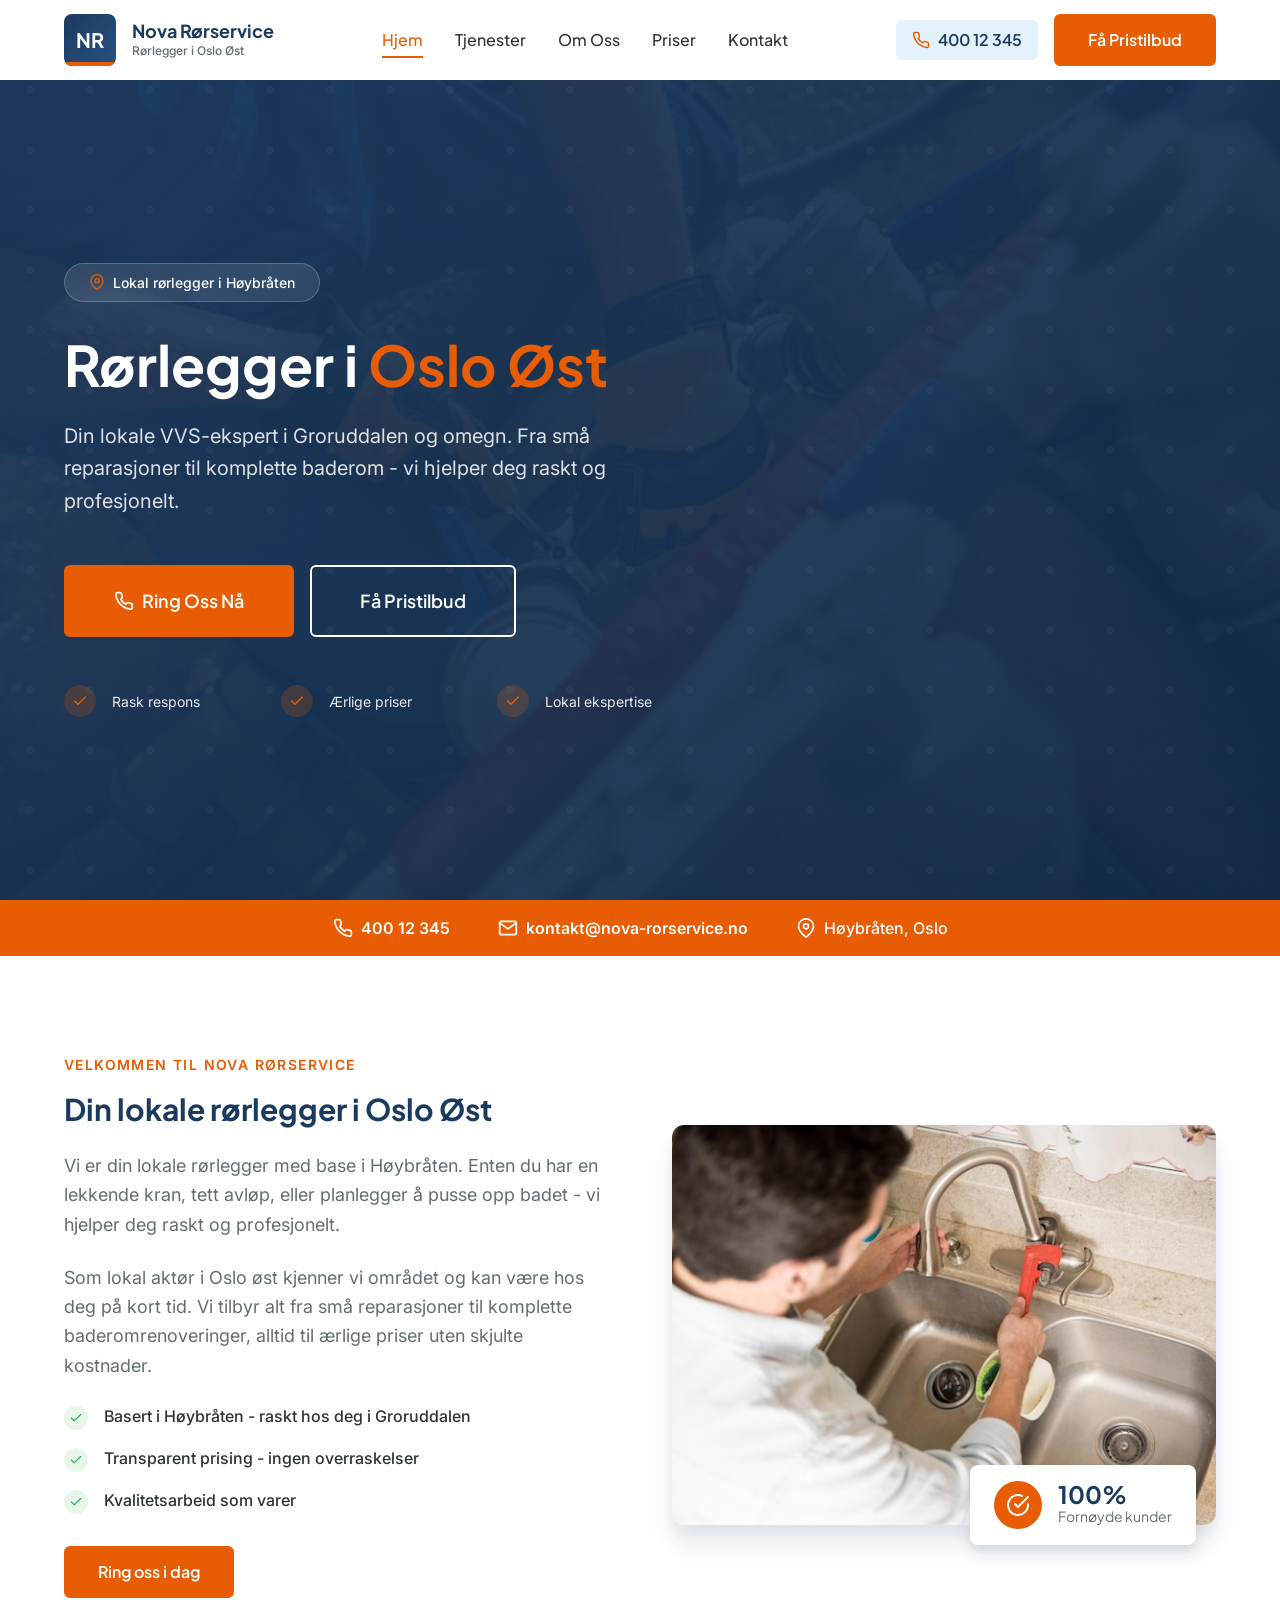
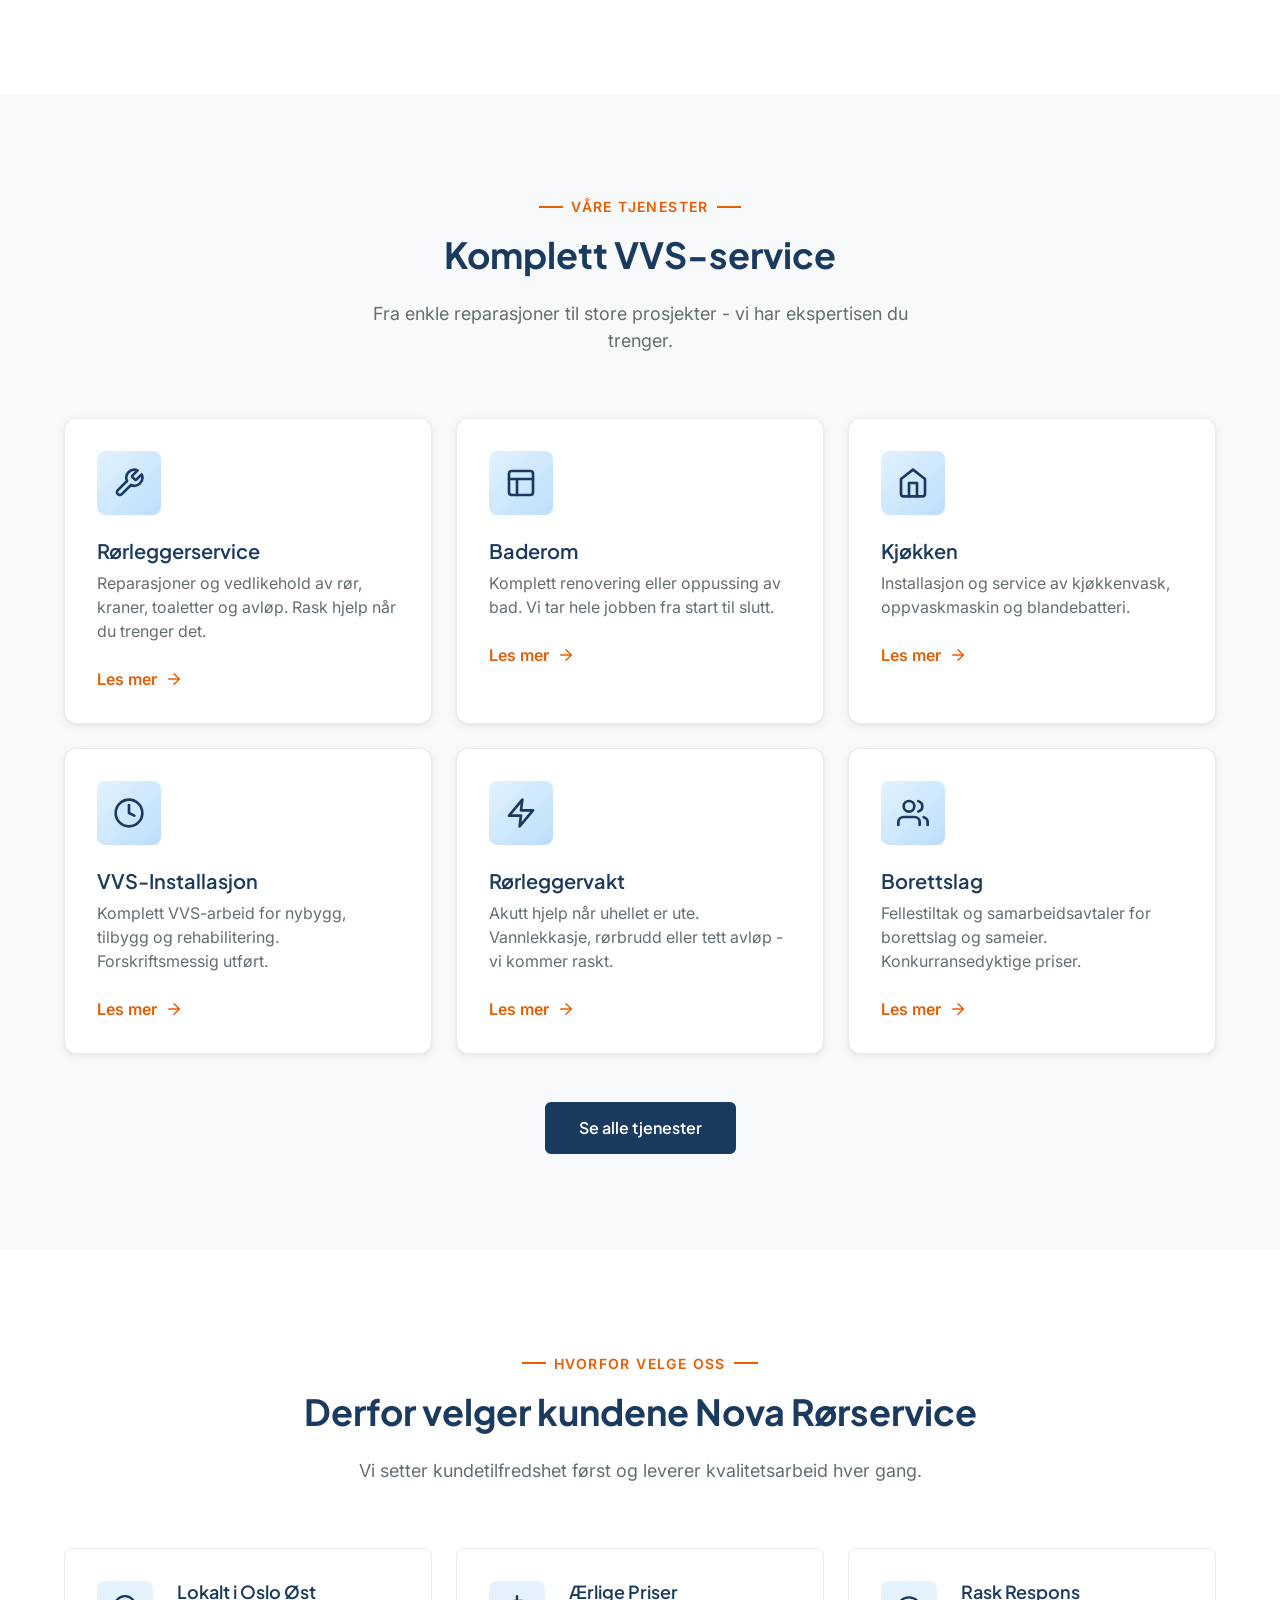
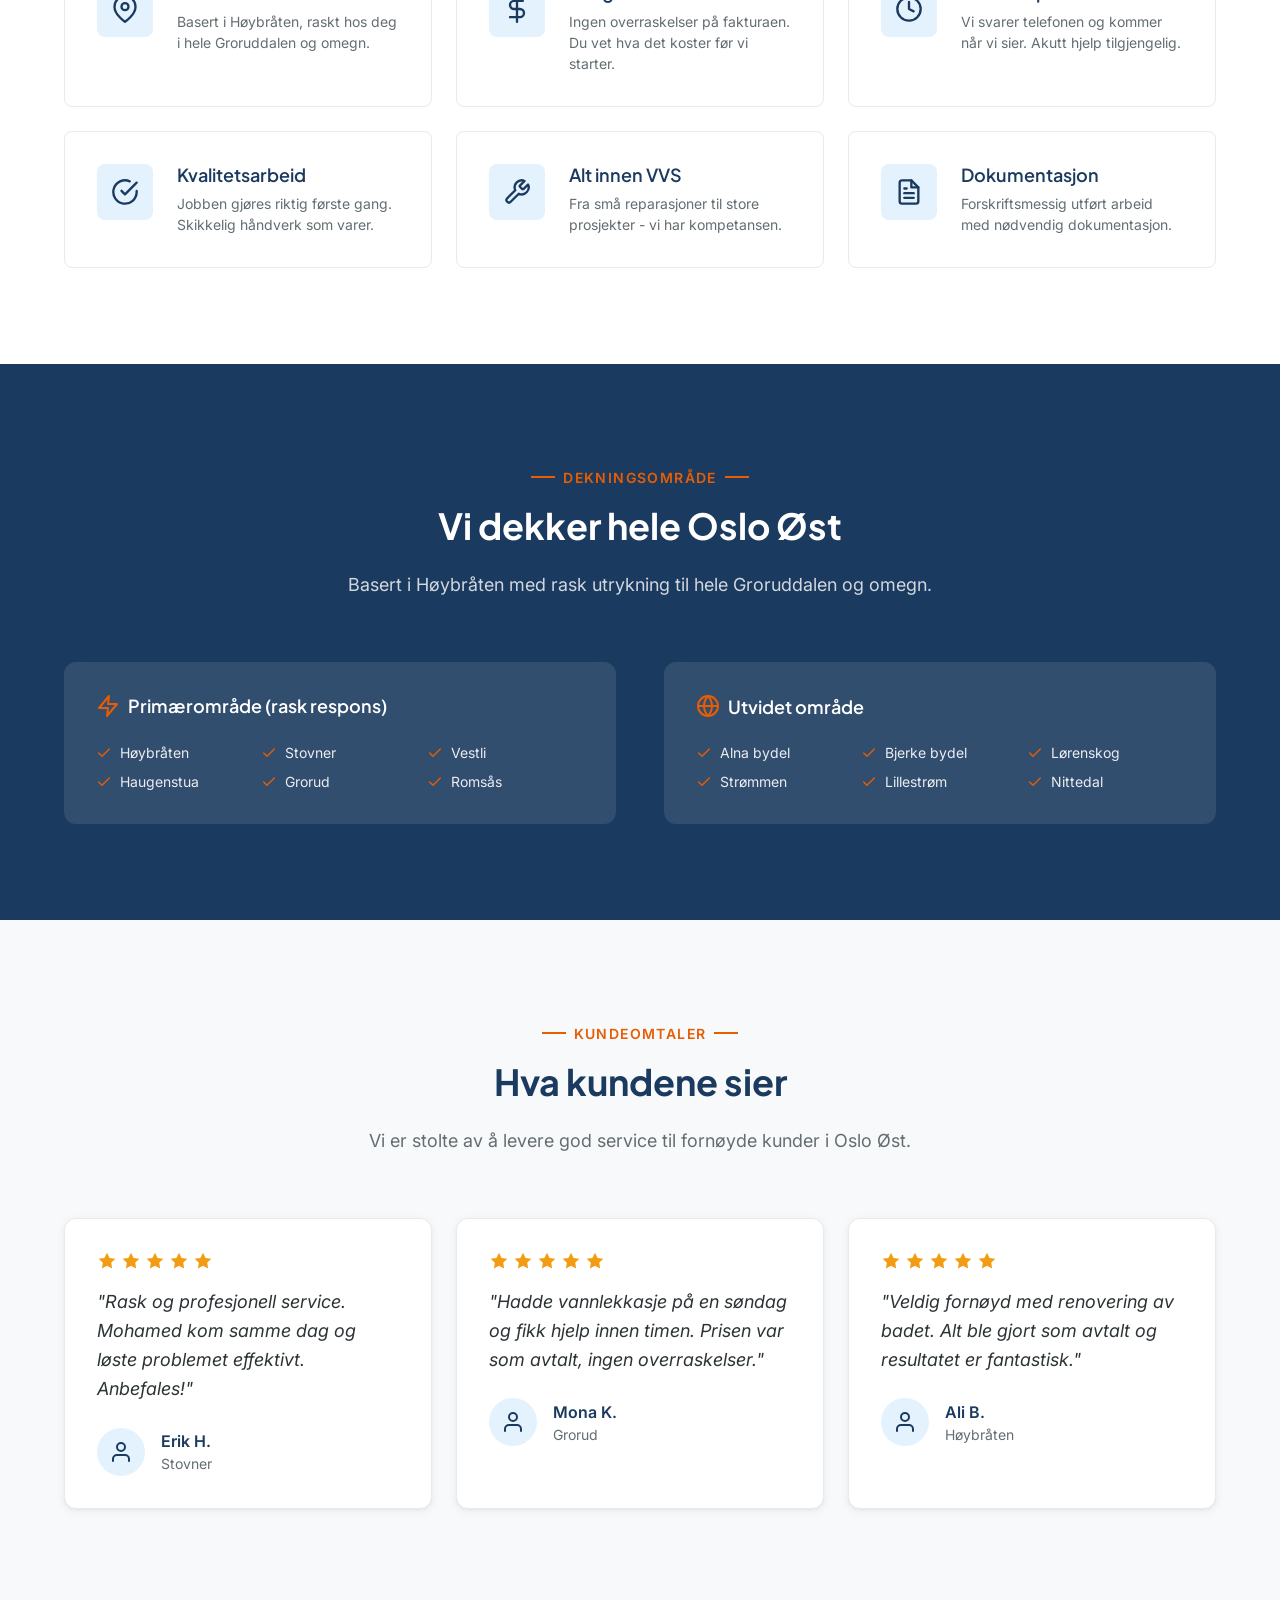
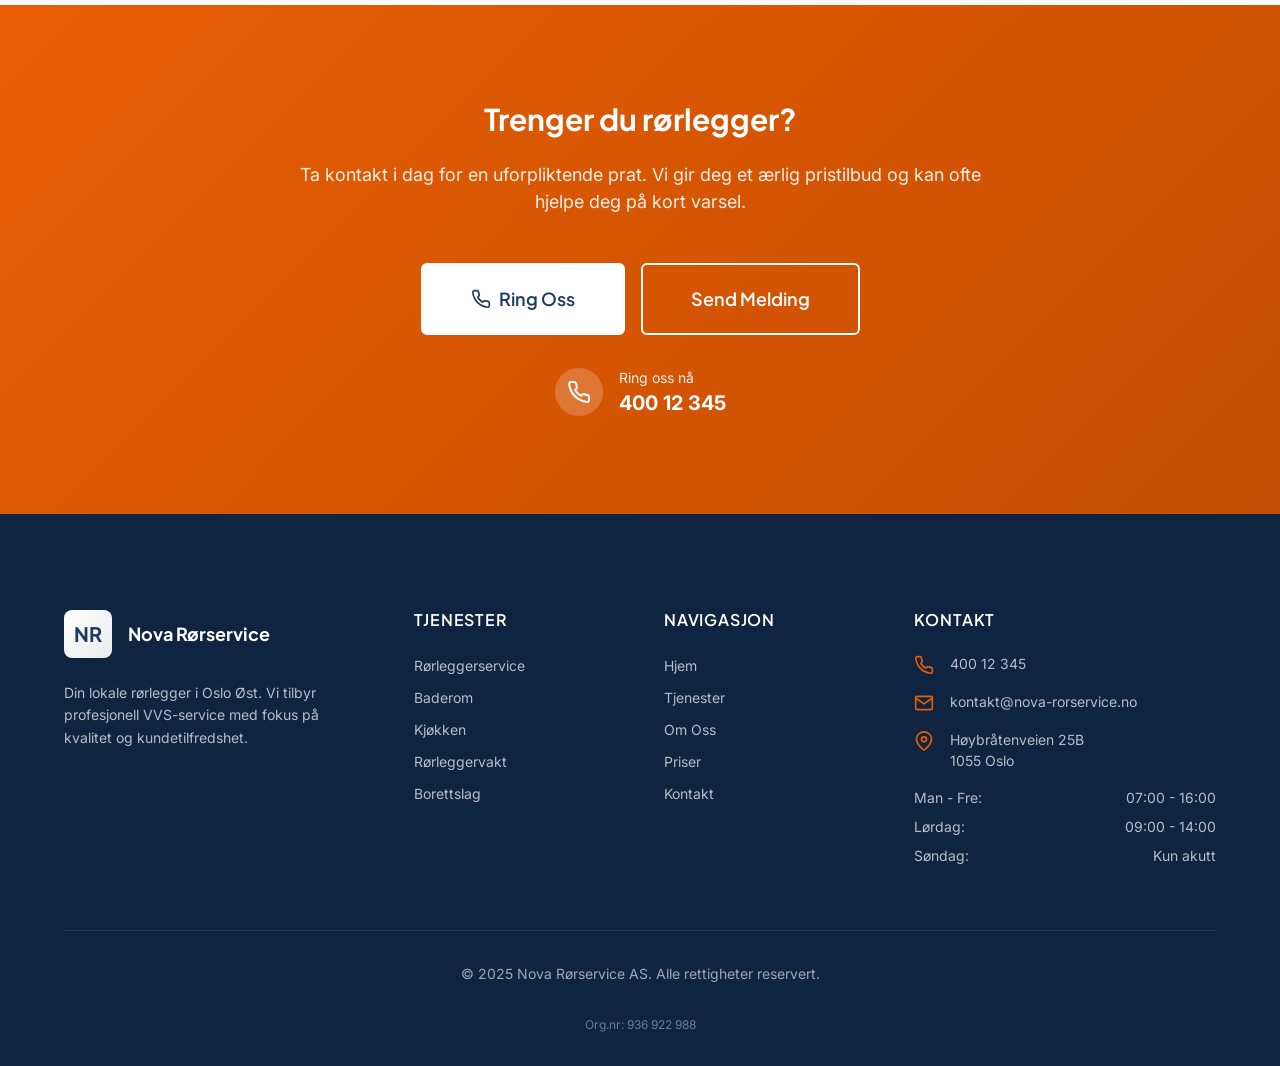
<file: index.html>
<!DOCTYPE html>
<html lang="nb-NO">
<head>
    <meta charset="UTF-8">
    <meta name="viewport" content="width=device-width, initial-scale=1.0">
    <meta http-equiv="X-UA-Compatible" content="IE=edge">

    <!-- SEO Meta Tags -->
    <title>Rørlegger Oslo Øst | Nova Rørservice AS - Høybråten</title>
    <meta name="description" content="Lokal rørlegger i Høybråten, Oslo. Rask service, ærlige priser. Reparasjoner, baderom, akutt hjelp. Ring oss i dag!">
    <meta name="keywords" content="rørlegger oslo øst, rørlegger høybråten, rørlegger stovner, VVS oslo, rørleggervakt oslo, baderom renovering">
    <meta name="author" content="Nova Rørservice AS">
    <meta name="robots" content="index, follow">

    <!-- Open Graph -->
    <meta property="og:title" content="Rørlegger Oslo Øst | Nova Rørservice AS">
    <meta property="og:description" content="Din lokale rørlegger i Høybråten. Rask service, ærlige priser, profesjonelt arbeid.">
    <meta property="og:type" content="website">
    <meta property="og:url" content="https://nova-rorservice.no">
    <meta property="og:locale" content="nb_NO">

    <!-- Favicon -->
    <link rel="icon" type="image/svg+xml" href="data:image/svg+xml,%3Csvg xmlns='http://www.w3.org/2000/svg' viewBox='0 0 100 100'%3E%3Crect fill='%231B3A5F' width='100' height='100' rx='20'/%3E%3Ctext x='50' y='65' font-family='Arial' font-size='40' font-weight='bold' fill='white' text-anchor='middle'%3ENR%3C/text%3E%3Crect fill='%23E85D04' y='85' width='100' height='15' rx='0'/%3E%3C/svg%3E">

    <!-- Google Fonts -->
    <link rel="preconnect" href="https://fonts.googleapis.com">
    <link rel="preconnect" href="https://fonts.gstatic.com" crossorigin>
    <link href="https://fonts.googleapis.com/css2?family=Inter:wght@400;500;600;700&family=Plus+Jakarta+Sans:wght@500;600;700;800&display=swap" rel="stylesheet">

    <!-- Stylesheets -->
    <link rel="stylesheet" href="css/style.css">

    <!-- Schema.org Structured Data -->
    <script type="application/ld+json">
    {
        "@context": "https://schema.org",
        "@type": "Plumber",
        "name": "Nova Rørservice AS",
        "description": "Lokal rørlegger i Oslo øst med base i Høybråten. VVS-service, baderom, akutt hjelp.",
        "@id": "https://nova-rorservice.no",
        "url": "https://nova-rorservice.no",
        "telephone": "+4740012345",
        "email": "kontakt@nova-rorservice.no",
        "address": {
            "@type": "PostalAddress",
            "streetAddress": "Høybråtenveien 25B",
            "addressLocality": "Oslo",
            "postalCode": "1055",
            "addressCountry": "NO"
        },
        "geo": {
            "@type": "GeoCoordinates",
            "latitude": 59.9526,
            "longitude": 10.9054
        },
        "areaServed": ["Høybråten", "Stovner", "Grorud", "Alna", "Bjerke", "Oslo Øst", "Lørenskog"],
        "priceRange": "$$",
        "openingHoursSpecification": [
            {
                "@type": "OpeningHoursSpecification",
                "dayOfWeek": ["Monday", "Tuesday", "Wednesday", "Thursday", "Friday"],
                "opens": "07:00",
                "closes": "16:00"
            },
            {
                "@type": "OpeningHoursSpecification",
                "dayOfWeek": "Saturday",
                "opens": "09:00",
                "closes": "14:00"
            }
        ]
    }
    </script>
</head>
<body>
    <!-- Header -->
    <header class="header" id="header">
        <div class="header__inner">
            <!-- Logo -->
            <a href="index.html" class="header__logo">
                <div class="header__logo-icon">NR</div>
                <div class="header__logo-text">
                    <span class="header__logo-name">Nova Rørservice</span>
                    <span class="header__logo-tagline">Rørlegger i Oslo Øst</span>
                </div>
            </a>

            <!-- Desktop Navigation -->
            <nav class="nav">
                <ul class="nav__list">
                    <li><a href="index.html" class="nav__link nav__link--active">Hjem</a></li>
                    <li><a href="tjenester.html" class="nav__link">Tjenester</a></li>
                    <li><a href="om-oss.html" class="nav__link">Om Oss</a></li>
                    <li><a href="priser.html" class="nav__link">Priser</a></li>
                    <li><a href="kontakt.html" class="nav__link">Kontakt</a></li>
                </ul>
            </nav>

            <!-- Header Actions -->
            <div class="header__actions">
                <a href="tel:+4740012345" class="header__phone">
                    <svg class="header__phone-icon" xmlns="http://www.w3.org/2000/svg" viewBox="0 0 24 24" fill="none" stroke="currentColor" stroke-width="2" stroke-linecap="round" stroke-linejoin="round">
                        <path d="M22 16.92v3a2 2 0 0 1-2.18 2 19.79 19.79 0 0 1-8.63-3.07 19.5 19.5 0 0 1-6-6 19.79 19.79 0 0 1-3.07-8.67A2 2 0 0 1 4.11 2h3a2 2 0 0 1 2 1.72 12.84 12.84 0 0 0 .7 2.81 2 2 0 0 1-.45 2.11L8.09 9.91a16 16 0 0 0 6 6l1.27-1.27a2 2 0 0 1 2.11-.45 12.84 12.84 0 0 0 2.81.7A2 2 0 0 1 22 16.92z"></path>
                    </svg>
                    <span>400 12 345</span>
                </a>
                <a href="kontakt.html" class="btn btn--primary header__cta">Få Pristilbud</a>

                <!-- Mobile Menu Button -->
                <button class="mobile-menu-btn" id="mobile-menu-btn" aria-label="Åpne meny">
                    <span class="hamburger">
                        <span class="hamburger__line"></span>
                        <span class="hamburger__line"></span>
                        <span class="hamburger__line"></span>
                    </span>
                </button>
            </div>
        </div>

        <!-- Mobile Navigation -->
        <nav class="mobile-nav" id="mobile-nav">
            <ul class="mobile-nav__list">
                <li><a href="index.html" class="mobile-nav__link mobile-nav__link--active">Hjem</a></li>
                <li><a href="tjenester.html" class="mobile-nav__link">Tjenester</a></li>
                <li><a href="om-oss.html" class="mobile-nav__link">Om Oss</a></li>
                <li><a href="priser.html" class="mobile-nav__link">Priser</a></li>
                <li><a href="kontakt.html" class="mobile-nav__link">Kontakt</a></li>
            </ul>
            <a href="tel:+4740012345" class="mobile-nav__phone">
                <svg xmlns="http://www.w3.org/2000/svg" viewBox="0 0 24 24" fill="none" stroke="currentColor" stroke-width="2" stroke-linecap="round" stroke-linejoin="round">
                    <path d="M22 16.92v3a2 2 0 0 1-2.18 2 19.79 19.79 0 0 1-8.63-3.07 19.5 19.5 0 0 1-6-6 19.79 19.79 0 0 1-3.07-8.67A2 2 0 0 1 4.11 2h3a2 2 0 0 1 2 1.72 12.84 12.84 0 0 0 .7 2.81 2 2 0 0 1-.45 2.11L8.09 9.91a16 16 0 0 0 6 6l1.27-1.27a2 2 0 0 1 2.11-.45 12.84 12.84 0 0 0 2.81.7A2 2 0 0 1 22 16.92z"></path>
                </svg>
                400 12 345
            </a>
            <a href="kontakt.html" class="btn btn--primary btn--lg mobile-nav__cta">Få Pristilbud</a>
        </nav>
    </header>

    <main>
        <!-- Hero Section -->
        <section class="hero">
            <div class="hero__container">
                <div class="hero__content">
                    <div class="hero__badge">
                        <svg class="hero__badge-icon" xmlns="http://www.w3.org/2000/svg" viewBox="0 0 24 24" fill="none" stroke="currentColor" stroke-width="2" stroke-linecap="round" stroke-linejoin="round">
                            <path d="M21 10c0 7-9 13-9 13s-9-6-9-13a9 9 0 0 1 18 0z"></path>
                            <circle cx="12" cy="10" r="3"></circle>
                        </svg>
                        Lokal rørlegger i Høybråten
                    </div>

                    <h1 class="hero__title">
                        Rørlegger i <span class="hero__title-highlight">Oslo Øst</span>
                    </h1>

                    <p class="hero__subtitle">
                        Din lokale VVS-ekspert i Groruddalen og omegn. Fra små reparasjoner til komplette baderom - vi hjelper deg raskt og profesjonelt.
                    </p>

                    <div class="hero__actions">
                        <a href="tel:+4740012345" class="btn btn--primary btn--lg">
                            <svg class="btn__icon" xmlns="http://www.w3.org/2000/svg" viewBox="0 0 24 24" fill="none" stroke="currentColor" stroke-width="2" stroke-linecap="round" stroke-linejoin="round">
                                <path d="M22 16.92v3a2 2 0 0 1-2.18 2 19.79 19.79 0 0 1-8.63-3.07 19.5 19.5 0 0 1-6-6 19.79 19.79 0 0 1-3.07-8.67A2 2 0 0 1 4.11 2h3a2 2 0 0 1 2 1.72 12.84 12.84 0 0 0 .7 2.81 2 2 0 0 1-.45 2.11L8.09 9.91a16 16 0 0 0 6 6l1.27-1.27a2 2 0 0 1 2.11-.45 12.84 12.84 0 0 0 2.81.7A2 2 0 0 1 22 16.92z"></path>
                            </svg>
                            Ring Oss Nå
                        </a>
                        <a href="kontakt.html" class="btn btn--outline-white btn--lg">Få Pristilbud</a>
                    </div>

                    <div class="hero__features">
                        <div class="hero__feature">
                            <span class="hero__feature-icon">
                                <svg xmlns="http://www.w3.org/2000/svg" viewBox="0 0 24 24" fill="none" stroke="currentColor" stroke-width="2" stroke-linecap="round" stroke-linejoin="round">
                                    <polyline points="20 6 9 17 4 12"></polyline>
                                </svg>
                            </span>
                            <span>Rask respons</span>
                        </div>
                        <div class="hero__feature">
                            <span class="hero__feature-icon">
                                <svg xmlns="http://www.w3.org/2000/svg" viewBox="0 0 24 24" fill="none" stroke="currentColor" stroke-width="2" stroke-linecap="round" stroke-linejoin="round">
                                    <polyline points="20 6 9 17 4 12"></polyline>
                                </svg>
                            </span>
                            <span>Ærlige priser</span>
                        </div>
                        <div class="hero__feature">
                            <span class="hero__feature-icon">
                                <svg xmlns="http://www.w3.org/2000/svg" viewBox="0 0 24 24" fill="none" stroke="currentColor" stroke-width="2" stroke-linecap="round" stroke-linejoin="round">
                                    <polyline points="20 6 9 17 4 12"></polyline>
                                </svg>
                            </span>
                            <span>Lokal ekspertise</span>
                        </div>
                    </div>
                </div>
            </div>
        </section>

        <!-- Quick Contact Bar -->
        <section class="quick-contact">
            <div class="container">
                <div class="quick-contact__inner">
                    <div class="quick-contact__item">
                        <svg class="quick-contact__icon" xmlns="http://www.w3.org/2000/svg" viewBox="0 0 24 24" fill="none" stroke="currentColor" stroke-width="2" stroke-linecap="round" stroke-linejoin="round">
                            <path d="M22 16.92v3a2 2 0 0 1-2.18 2 19.79 19.79 0 0 1-8.63-3.07 19.5 19.5 0 0 1-6-6 19.79 19.79 0 0 1-3.07-8.67A2 2 0 0 1 4.11 2h3a2 2 0 0 1 2 1.72 12.84 12.84 0 0 0 .7 2.81 2 2 0 0 1-.45 2.11L8.09 9.91a16 16 0 0 0 6 6l1.27-1.27a2 2 0 0 1 2.11-.45 12.84 12.84 0 0 0 2.81.7A2 2 0 0 1 22 16.92z"></path>
                        </svg>
                        <a href="tel:+4740012345" class="quick-contact__link">400 12 345</a>
                    </div>
                    <div class="quick-contact__item">
                        <svg class="quick-contact__icon" xmlns="http://www.w3.org/2000/svg" viewBox="0 0 24 24" fill="none" stroke="currentColor" stroke-width="2" stroke-linecap="round" stroke-linejoin="round">
                            <path d="M4 4h16c1.1 0 2 .9 2 2v12c0 1.1-.9 2-2 2H4c-1.1 0-2-.9-2-2V6c0-1.1.9-2 2-2z"></path>
                            <polyline points="22,6 12,13 2,6"></polyline>
                        </svg>
                        <a href="mailto:kontakt@nova-rorservice.no" class="quick-contact__link">kontakt@nova-rorservice.no</a>
                    </div>
                    <div class="quick-contact__item">
                        <svg class="quick-contact__icon" xmlns="http://www.w3.org/2000/svg" viewBox="0 0 24 24" fill="none" stroke="currentColor" stroke-width="2" stroke-linecap="round" stroke-linejoin="round">
                            <path d="M21 10c0 7-9 13-9 13s-9-6-9-13a9 9 0 0 1 18 0z"></path>
                            <circle cx="12" cy="10" r="3"></circle>
                        </svg>
                        <span>Høybråten, Oslo</span>
                    </div>
                </div>
            </div>
        </section>

        <!-- Introduction Section -->
        <section class="intro section">
            <div class="container">
                <div class="intro__grid">
                    <div class="intro__content">
                        <span class="intro__label">Velkommen til Nova Rørservice</span>
                        <h2 class="intro__title">Din lokale rørlegger i Oslo Øst</h2>
                        <p class="intro__text">
                            Vi er din lokale rørlegger med base i Høybråten. Enten du har en lekkende kran, tett avløp, eller planlegger å pusse opp badet - vi hjelper deg raskt og profesjonelt.
                        </p>
                        <p class="intro__text">
                            Som lokal aktør i Oslo øst kjenner vi området og kan være hos deg på kort tid. Vi tilbyr alt fra små reparasjoner til komplette baderomrenoveringer, alltid til ærlige priser uten skjulte kostnader.
                        </p>
                        <ul class="intro__list">
                            <li class="intro__list-item">
                                <span class="intro__list-icon">
                                    <svg xmlns="http://www.w3.org/2000/svg" viewBox="0 0 24 24" fill="none" stroke="currentColor" stroke-width="2" stroke-linecap="round" stroke-linejoin="round">
                                        <polyline points="20 6 9 17 4 12"></polyline>
                                    </svg>
                                </span>
                                <span class="intro__list-text">Basert i Høybråten - raskt hos deg i Groruddalen</span>
                            </li>
                            <li class="intro__list-item">
                                <span class="intro__list-icon">
                                    <svg xmlns="http://www.w3.org/2000/svg" viewBox="0 0 24 24" fill="none" stroke="currentColor" stroke-width="2" stroke-linecap="round" stroke-linejoin="round">
                                        <polyline points="20 6 9 17 4 12"></polyline>
                                    </svg>
                                </span>
                                <span class="intro__list-text">Transparent prising - ingen overraskelser</span>
                            </li>
                            <li class="intro__list-item">
                                <span class="intro__list-icon">
                                    <svg xmlns="http://www.w3.org/2000/svg" viewBox="0 0 24 24" fill="none" stroke="currentColor" stroke-width="2" stroke-linecap="round" stroke-linejoin="round">
                                        <polyline points="20 6 9 17 4 12"></polyline>
                                    </svg>
                                </span>
                                <span class="intro__list-text">Kvalitetsarbeid som varer</span>
                            </li>
                        </ul>
                        <a href="kontakt.html" class="btn btn--primary">Ring oss i dag</a>
                    </div>
                    <div class="intro__image-wrapper">
                        <div class="intro__image">
                            <img src="images/services/plumber-work.jpg" alt="Profesjonell rørlegger på jobb" loading="lazy">
                        </div>
                        <div class="intro__badge">
                            <div class="intro__badge-icon">
                                <svg xmlns="http://www.w3.org/2000/svg" viewBox="0 0 24 24" fill="none" stroke="currentColor" stroke-width="2" stroke-linecap="round" stroke-linejoin="round">
                                    <path d="M22 11.08V12a10 10 0 1 1-5.93-9.14"></path>
                                    <polyline points="22 4 12 14.01 9 11.01"></polyline>
                                </svg>
                            </div>
                            <div class="intro__badge-text">
                                <span class="intro__badge-number">100%</span>
                                <span class="intro__badge-label">Fornøyde kunder</span>
                            </div>
                        </div>
                    </div>
                </div>
            </div>
        </section>

        <!-- Services Section -->
        <section class="services section bg-light">
            <div class="container">
                <div class="section-header">
                    <span class="section-header__label">Våre Tjenester</span>
                    <h2 class="section-header__title">Komplett VVS-service</h2>
                    <p class="section-header__subtitle">Fra enkle reparasjoner til store prosjekter - vi har ekspertisen du trenger.</p>
                </div>

                <div class="services__grid">
                    <!-- Service Card 1 -->
                    <div class="service-card">
                        <div class="service-card__icon">
                            <svg xmlns="http://www.w3.org/2000/svg" viewBox="0 0 24 24" fill="none" stroke="currentColor" stroke-width="2" stroke-linecap="round" stroke-linejoin="round">
                                <path d="M14.7 6.3a1 1 0 0 0 0 1.4l1.6 1.6a1 1 0 0 0 1.4 0l3.77-3.77a6 6 0 0 1-7.94 7.94l-6.91 6.91a2.12 2.12 0 0 1-3-3l6.91-6.91a6 6 0 0 1 7.94-7.94l-3.76 3.76z"></path>
                            </svg>
                        </div>
                        <h3 class="service-card__title">Rørleggerservice</h3>
                        <p class="service-card__description">Reparasjoner og vedlikehold av rør, kraner, toaletter og avløp. Rask hjelp når du trenger det.</p>
                        <a href="tjenester.html#rorleggerservice" class="service-card__link">
                            Les mer
                            <svg xmlns="http://www.w3.org/2000/svg" viewBox="0 0 24 24" fill="none" stroke="currentColor" stroke-width="2" stroke-linecap="round" stroke-linejoin="round">
                                <line x1="5" y1="12" x2="19" y2="12"></line>
                                <polyline points="12 5 19 12 12 19"></polyline>
                            </svg>
                        </a>
                    </div>

                    <!-- Service Card 2 -->
                    <div class="service-card">
                        <div class="service-card__icon">
                            <svg xmlns="http://www.w3.org/2000/svg" viewBox="0 0 24 24" fill="none" stroke="currentColor" stroke-width="2" stroke-linecap="round" stroke-linejoin="round">
                                <rect x="3" y="3" width="18" height="18" rx="2" ry="2"></rect>
                                <line x1="3" y1="9" x2="21" y2="9"></line>
                                <line x1="9" y1="21" x2="9" y2="9"></line>
                            </svg>
                        </div>
                        <h3 class="service-card__title">Baderom</h3>
                        <p class="service-card__description">Komplett renovering eller oppussing av bad. Vi tar hele jobben fra start til slutt.</p>
                        <a href="tjenester.html#baderom" class="service-card__link">
                            Les mer
                            <svg xmlns="http://www.w3.org/2000/svg" viewBox="0 0 24 24" fill="none" stroke="currentColor" stroke-width="2" stroke-linecap="round" stroke-linejoin="round">
                                <line x1="5" y1="12" x2="19" y2="12"></line>
                                <polyline points="12 5 19 12 12 19"></polyline>
                            </svg>
                        </a>
                    </div>

                    <!-- Service Card 3 -->
                    <div class="service-card">
                        <div class="service-card__icon">
                            <svg xmlns="http://www.w3.org/2000/svg" viewBox="0 0 24 24" fill="none" stroke="currentColor" stroke-width="2" stroke-linecap="round" stroke-linejoin="round">
                                <path d="M3 9l9-7 9 7v11a2 2 0 0 1-2 2H5a2 2 0 0 1-2-2z"></path>
                                <polyline points="9 22 9 12 15 12 15 22"></polyline>
                            </svg>
                        </div>
                        <h3 class="service-card__title">Kjøkken</h3>
                        <p class="service-card__description">Installasjon og service av kjøkkenvask, oppvaskmaskin og blandebatteri.</p>
                        <a href="tjenester.html#kjokken" class="service-card__link">
                            Les mer
                            <svg xmlns="http://www.w3.org/2000/svg" viewBox="0 0 24 24" fill="none" stroke="currentColor" stroke-width="2" stroke-linecap="round" stroke-linejoin="round">
                                <line x1="5" y1="12" x2="19" y2="12"></line>
                                <polyline points="12 5 19 12 12 19"></polyline>
                            </svg>
                        </a>
                    </div>

                    <!-- Service Card 4 -->
                    <div class="service-card">
                        <div class="service-card__icon">
                            <svg xmlns="http://www.w3.org/2000/svg" viewBox="0 0 24 24" fill="none" stroke="currentColor" stroke-width="2" stroke-linecap="round" stroke-linejoin="round">
                                <circle cx="12" cy="12" r="10"></circle>
                                <polyline points="12 6 12 12 16 14"></polyline>
                            </svg>
                        </div>
                        <h3 class="service-card__title">VVS-Installasjon</h3>
                        <p class="service-card__description">Komplett VVS-arbeid for nybygg, tilbygg og rehabilitering. Forskriftsmessig utført.</p>
                        <a href="tjenester.html#vvs-installasjon" class="service-card__link">
                            Les mer
                            <svg xmlns="http://www.w3.org/2000/svg" viewBox="0 0 24 24" fill="none" stroke="currentColor" stroke-width="2" stroke-linecap="round" stroke-linejoin="round">
                                <line x1="5" y1="12" x2="19" y2="12"></line>
                                <polyline points="12 5 19 12 12 19"></polyline>
                            </svg>
                        </a>
                    </div>

                    <!-- Service Card 5 -->
                    <div class="service-card">
                        <div class="service-card__icon">
                            <svg xmlns="http://www.w3.org/2000/svg" viewBox="0 0 24 24" fill="none" stroke="currentColor" stroke-width="2" stroke-linecap="round" stroke-linejoin="round">
                                <polygon points="13 2 3 14 12 14 11 22 21 10 12 10 13 2"></polygon>
                            </svg>
                        </div>
                        <h3 class="service-card__title">Rørleggervakt</h3>
                        <p class="service-card__description">Akutt hjelp når uhellet er ute. Vannlekkasje, rørbrudd eller tett avløp - vi kommer raskt.</p>
                        <a href="tjenester.html#rorleggervakt" class="service-card__link">
                            Les mer
                            <svg xmlns="http://www.w3.org/2000/svg" viewBox="0 0 24 24" fill="none" stroke="currentColor" stroke-width="2" stroke-linecap="round" stroke-linejoin="round">
                                <line x1="5" y1="12" x2="19" y2="12"></line>
                                <polyline points="12 5 19 12 12 19"></polyline>
                            </svg>
                        </a>
                    </div>

                    <!-- Service Card 6 -->
                    <div class="service-card">
                        <div class="service-card__icon">
                            <svg xmlns="http://www.w3.org/2000/svg" viewBox="0 0 24 24" fill="none" stroke="currentColor" stroke-width="2" stroke-linecap="round" stroke-linejoin="round">
                                <path d="M17 21v-2a4 4 0 0 0-4-4H5a4 4 0 0 0-4 4v2"></path>
                                <circle cx="9" cy="7" r="4"></circle>
                                <path d="M23 21v-2a4 4 0 0 0-3-3.87"></path>
                                <path d="M16 3.13a4 4 0 0 1 0 7.75"></path>
                            </svg>
                        </div>
                        <h3 class="service-card__title">Borettslag</h3>
                        <p class="service-card__description">Fellestiltak og samarbeidsavtaler for borettslag og sameier. Konkurransedyktige priser.</p>
                        <a href="tjenester.html#borettslag" class="service-card__link">
                            Les mer
                            <svg xmlns="http://www.w3.org/2000/svg" viewBox="0 0 24 24" fill="none" stroke="currentColor" stroke-width="2" stroke-linecap="round" stroke-linejoin="round">
                                <line x1="5" y1="12" x2="19" y2="12"></line>
                                <polyline points="12 5 19 12 12 19"></polyline>
                            </svg>
                        </a>
                    </div>
                </div>

                <div class="text-center" style="margin-top: var(--spacing-2xl);">
                    <a href="tjenester.html" class="btn btn--secondary">Se alle tjenester</a>
                </div>
            </div>
        </section>

        <!-- Why Choose Us Section -->
        <section class="why-us section">
            <div class="container">
                <div class="section-header">
                    <span class="section-header__label">Hvorfor Velge Oss</span>
                    <h2 class="section-header__title">Derfor velger kundene Nova Rørservice</h2>
                    <p class="section-header__subtitle">Vi setter kundetilfredshet først og leverer kvalitetsarbeid hver gang.</p>
                </div>

                <div class="why-us__grid">
                    <div class="why-us__card">
                        <div class="why-us__icon">
                            <svg xmlns="http://www.w3.org/2000/svg" viewBox="0 0 24 24" fill="none" stroke="currentColor" stroke-width="2" stroke-linecap="round" stroke-linejoin="round">
                                <path d="M21 10c0 7-9 13-9 13s-9-6-9-13a9 9 0 0 1 18 0z"></path>
                                <circle cx="12" cy="10" r="3"></circle>
                            </svg>
                        </div>
                        <div class="why-us__content">
                            <h3 class="why-us__title">Lokalt i Oslo Øst</h3>
                            <p class="why-us__text">Basert i Høybråten, raskt hos deg i hele Groruddalen og omegn.</p>
                        </div>
                    </div>

                    <div class="why-us__card">
                        <div class="why-us__icon">
                            <svg xmlns="http://www.w3.org/2000/svg" viewBox="0 0 24 24" fill="none" stroke="currentColor" stroke-width="2" stroke-linecap="round" stroke-linejoin="round">
                                <line x1="12" y1="1" x2="12" y2="23"></line>
                                <path d="M17 5H9.5a3.5 3.5 0 0 0 0 7h5a3.5 3.5 0 0 1 0 7H6"></path>
                            </svg>
                        </div>
                        <div class="why-us__content">
                            <h3 class="why-us__title">Ærlige Priser</h3>
                            <p class="why-us__text">Ingen overraskelser på fakturaen. Du vet hva det koster før vi starter.</p>
                        </div>
                    </div>

                    <div class="why-us__card">
                        <div class="why-us__icon">
                            <svg xmlns="http://www.w3.org/2000/svg" viewBox="0 0 24 24" fill="none" stroke="currentColor" stroke-width="2" stroke-linecap="round" stroke-linejoin="round">
                                <circle cx="12" cy="12" r="10"></circle>
                                <polyline points="12 6 12 12 16 14"></polyline>
                            </svg>
                        </div>
                        <div class="why-us__content">
                            <h3 class="why-us__title">Rask Respons</h3>
                            <p class="why-us__text">Vi svarer telefonen og kommer når vi sier. Akutt hjelp tilgjengelig.</p>
                        </div>
                    </div>

                    <div class="why-us__card">
                        <div class="why-us__icon">
                            <svg xmlns="http://www.w3.org/2000/svg" viewBox="0 0 24 24" fill="none" stroke="currentColor" stroke-width="2" stroke-linecap="round" stroke-linejoin="round">
                                <path d="M22 11.08V12a10 10 0 1 1-5.93-9.14"></path>
                                <polyline points="22 4 12 14.01 9 11.01"></polyline>
                            </svg>
                        </div>
                        <div class="why-us__content">
                            <h3 class="why-us__title">Kvalitetsarbeid</h3>
                            <p class="why-us__text">Jobben gjøres riktig første gang. Skikkelig håndverk som varer.</p>
                        </div>
                    </div>

                    <div class="why-us__card">
                        <div class="why-us__icon">
                            <svg xmlns="http://www.w3.org/2000/svg" viewBox="0 0 24 24" fill="none" stroke="currentColor" stroke-width="2" stroke-linecap="round" stroke-linejoin="round">
                                <path d="M14.7 6.3a1 1 0 0 0 0 1.4l1.6 1.6a1 1 0 0 0 1.4 0l3.77-3.77a6 6 0 0 1-7.94 7.94l-6.91 6.91a2.12 2.12 0 0 1-3-3l6.91-6.91a6 6 0 0 1 7.94-7.94l-3.76 3.76z"></path>
                            </svg>
                        </div>
                        <div class="why-us__content">
                            <h3 class="why-us__title">Alt innen VVS</h3>
                            <p class="why-us__text">Fra små reparasjoner til store prosjekter - vi har kompetansen.</p>
                        </div>
                    </div>

                    <div class="why-us__card">
                        <div class="why-us__icon">
                            <svg xmlns="http://www.w3.org/2000/svg" viewBox="0 0 24 24" fill="none" stroke="currentColor" stroke-width="2" stroke-linecap="round" stroke-linejoin="round">
                                <path d="M14 2H6a2 2 0 0 0-2 2v16a2 2 0 0 0 2 2h12a2 2 0 0 0 2-2V8z"></path>
                                <polyline points="14 2 14 8 20 8"></polyline>
                                <line x1="16" y1="13" x2="8" y2="13"></line>
                                <line x1="16" y1="17" x2="8" y2="17"></line>
                                <polyline points="10 9 9 9 8 9"></polyline>
                            </svg>
                        </div>
                        <div class="why-us__content">
                            <h3 class="why-us__title">Dokumentasjon</h3>
                            <p class="why-us__text">Forskriftsmessig utført arbeid med nødvendig dokumentasjon.</p>
                        </div>
                    </div>
                </div>
            </div>
        </section>

        <!-- Service Area Section -->
        <section class="service-area section">
            <div class="container">
                <div class="section-header">
                    <span class="section-header__label">Dekningsområde</span>
                    <h2 class="section-header__title">Vi dekker hele Oslo Øst</h2>
                    <p class="section-header__subtitle">Basert i Høybråten med rask utrykning til hele Groruddalen og omegn.</p>
                </div>

                <div class="service-area__grid">
                    <div class="service-area__list">
                        <h3 class="service-area__list-title">
                            <svg xmlns="http://www.w3.org/2000/svg" viewBox="0 0 24 24" fill="none" stroke="currentColor" stroke-width="2" stroke-linecap="round" stroke-linejoin="round">
                                <polygon points="13 2 3 14 12 14 11 22 21 10 12 10 13 2"></polygon>
                            </svg>
                            Primærområde (rask respons)
                        </h3>
                        <ul class="service-area__list-items">
                            <li class="service-area__list-item">
                                <svg xmlns="http://www.w3.org/2000/svg" viewBox="0 0 24 24" fill="none" stroke="currentColor" stroke-width="2" stroke-linecap="round" stroke-linejoin="round">
                                    <polyline points="20 6 9 17 4 12"></polyline>
                                </svg>
                                Høybråten
                            </li>
                            <li class="service-area__list-item">
                                <svg xmlns="http://www.w3.org/2000/svg" viewBox="0 0 24 24" fill="none" stroke="currentColor" stroke-width="2" stroke-linecap="round" stroke-linejoin="round">
                                    <polyline points="20 6 9 17 4 12"></polyline>
                                </svg>
                                Stovner
                            </li>
                            <li class="service-area__list-item">
                                <svg xmlns="http://www.w3.org/2000/svg" viewBox="0 0 24 24" fill="none" stroke="currentColor" stroke-width="2" stroke-linecap="round" stroke-linejoin="round">
                                    <polyline points="20 6 9 17 4 12"></polyline>
                                </svg>
                                Vestli
                            </li>
                            <li class="service-area__list-item">
                                <svg xmlns="http://www.w3.org/2000/svg" viewBox="0 0 24 24" fill="none" stroke="currentColor" stroke-width="2" stroke-linecap="round" stroke-linejoin="round">
                                    <polyline points="20 6 9 17 4 12"></polyline>
                                </svg>
                                Haugenstua
                            </li>
                            <li class="service-area__list-item">
                                <svg xmlns="http://www.w3.org/2000/svg" viewBox="0 0 24 24" fill="none" stroke="currentColor" stroke-width="2" stroke-linecap="round" stroke-linejoin="round">
                                    <polyline points="20 6 9 17 4 12"></polyline>
                                </svg>
                                Grorud
                            </li>
                            <li class="service-area__list-item">
                                <svg xmlns="http://www.w3.org/2000/svg" viewBox="0 0 24 24" fill="none" stroke="currentColor" stroke-width="2" stroke-linecap="round" stroke-linejoin="round">
                                    <polyline points="20 6 9 17 4 12"></polyline>
                                </svg>
                                Romsås
                            </li>
                        </ul>
                    </div>

                    <div class="service-area__list">
                        <h3 class="service-area__list-title">
                            <svg xmlns="http://www.w3.org/2000/svg" viewBox="0 0 24 24" fill="none" stroke="currentColor" stroke-width="2" stroke-linecap="round" stroke-linejoin="round">
                                <circle cx="12" cy="12" r="10"></circle>
                                <line x1="2" y1="12" x2="22" y2="12"></line>
                                <path d="M12 2a15.3 15.3 0 0 1 4 10 15.3 15.3 0 0 1-4 10 15.3 15.3 0 0 1-4-10 15.3 15.3 0 0 1 4-10z"></path>
                            </svg>
                            Utvidet område
                        </h3>
                        <ul class="service-area__list-items">
                            <li class="service-area__list-item">
                                <svg xmlns="http://www.w3.org/2000/svg" viewBox="0 0 24 24" fill="none" stroke="currentColor" stroke-width="2" stroke-linecap="round" stroke-linejoin="round">
                                    <polyline points="20 6 9 17 4 12"></polyline>
                                </svg>
                                Alna bydel
                            </li>
                            <li class="service-area__list-item">
                                <svg xmlns="http://www.w3.org/2000/svg" viewBox="0 0 24 24" fill="none" stroke="currentColor" stroke-width="2" stroke-linecap="round" stroke-linejoin="round">
                                    <polyline points="20 6 9 17 4 12"></polyline>
                                </svg>
                                Bjerke bydel
                            </li>
                            <li class="service-area__list-item">
                                <svg xmlns="http://www.w3.org/2000/svg" viewBox="0 0 24 24" fill="none" stroke="currentColor" stroke-width="2" stroke-linecap="round" stroke-linejoin="round">
                                    <polyline points="20 6 9 17 4 12"></polyline>
                                </svg>
                                Lørenskog
                            </li>
                            <li class="service-area__list-item">
                                <svg xmlns="http://www.w3.org/2000/svg" viewBox="0 0 24 24" fill="none" stroke="currentColor" stroke-width="2" stroke-linecap="round" stroke-linejoin="round">
                                    <polyline points="20 6 9 17 4 12"></polyline>
                                </svg>
                                Strømmen
                            </li>
                            <li class="service-area__list-item">
                                <svg xmlns="http://www.w3.org/2000/svg" viewBox="0 0 24 24" fill="none" stroke="currentColor" stroke-width="2" stroke-linecap="round" stroke-linejoin="round">
                                    <polyline points="20 6 9 17 4 12"></polyline>
                                </svg>
                                Lillestrøm
                            </li>
                            <li class="service-area__list-item">
                                <svg xmlns="http://www.w3.org/2000/svg" viewBox="0 0 24 24" fill="none" stroke="currentColor" stroke-width="2" stroke-linecap="round" stroke-linejoin="round">
                                    <polyline points="20 6 9 17 4 12"></polyline>
                                </svg>
                                Nittedal
                            </li>
                        </ul>
                    </div>
                </div>
            </div>
        </section>

        <!-- Testimonials Section -->
        <section class="testimonials section">
            <div class="container">
                <div class="section-header">
                    <span class="section-header__label">Kundeomtaler</span>
                    <h2 class="section-header__title">Hva kundene sier</h2>
                    <p class="section-header__subtitle">Vi er stolte av å levere god service til fornøyde kunder i Oslo Øst.</p>
                </div>

                <div class="testimonials__grid">
                    <div class="testimonial-card">
                        <div class="testimonial-card__stars">
                            <svg xmlns="http://www.w3.org/2000/svg" viewBox="0 0 24 24"><polygon points="12 2 15.09 8.26 22 9.27 17 14.14 18.18 21.02 12 17.77 5.82 21.02 7 14.14 2 9.27 8.91 8.26 12 2"></polygon></svg>
                            <svg xmlns="http://www.w3.org/2000/svg" viewBox="0 0 24 24"><polygon points="12 2 15.09 8.26 22 9.27 17 14.14 18.18 21.02 12 17.77 5.82 21.02 7 14.14 2 9.27 8.91 8.26 12 2"></polygon></svg>
                            <svg xmlns="http://www.w3.org/2000/svg" viewBox="0 0 24 24"><polygon points="12 2 15.09 8.26 22 9.27 17 14.14 18.18 21.02 12 17.77 5.82 21.02 7 14.14 2 9.27 8.91 8.26 12 2"></polygon></svg>
                            <svg xmlns="http://www.w3.org/2000/svg" viewBox="0 0 24 24"><polygon points="12 2 15.09 8.26 22 9.27 17 14.14 18.18 21.02 12 17.77 5.82 21.02 7 14.14 2 9.27 8.91 8.26 12 2"></polygon></svg>
                            <svg xmlns="http://www.w3.org/2000/svg" viewBox="0 0 24 24"><polygon points="12 2 15.09 8.26 22 9.27 17 14.14 18.18 21.02 12 17.77 5.82 21.02 7 14.14 2 9.27 8.91 8.26 12 2"></polygon></svg>
                        </div>
                        <p class="testimonial-card__quote">"Rask og profesjonell service. Mohamed kom samme dag og løste problemet effektivt. Anbefales!"</p>
                        <div class="testimonial-card__author">
                            <div class="testimonial-card__avatar">
                                <svg xmlns="http://www.w3.org/2000/svg" viewBox="0 0 24 24" fill="none" stroke="currentColor" stroke-width="2" stroke-linecap="round" stroke-linejoin="round">
                                    <path d="M20 21v-2a4 4 0 0 0-4-4H8a4 4 0 0 0-4 4v2"></path>
                                    <circle cx="12" cy="7" r="4"></circle>
                                </svg>
                            </div>
                            <div>
                                <div class="testimonial-card__name">Erik H.</div>
                                <div class="testimonial-card__location">Stovner</div>
                            </div>
                        </div>
                    </div>

                    <div class="testimonial-card">
                        <div class="testimonial-card__stars">
                            <svg xmlns="http://www.w3.org/2000/svg" viewBox="0 0 24 24"><polygon points="12 2 15.09 8.26 22 9.27 17 14.14 18.18 21.02 12 17.77 5.82 21.02 7 14.14 2 9.27 8.91 8.26 12 2"></polygon></svg>
                            <svg xmlns="http://www.w3.org/2000/svg" viewBox="0 0 24 24"><polygon points="12 2 15.09 8.26 22 9.27 17 14.14 18.18 21.02 12 17.77 5.82 21.02 7 14.14 2 9.27 8.91 8.26 12 2"></polygon></svg>
                            <svg xmlns="http://www.w3.org/2000/svg" viewBox="0 0 24 24"><polygon points="12 2 15.09 8.26 22 9.27 17 14.14 18.18 21.02 12 17.77 5.82 21.02 7 14.14 2 9.27 8.91 8.26 12 2"></polygon></svg>
                            <svg xmlns="http://www.w3.org/2000/svg" viewBox="0 0 24 24"><polygon points="12 2 15.09 8.26 22 9.27 17 14.14 18.18 21.02 12 17.77 5.82 21.02 7 14.14 2 9.27 8.91 8.26 12 2"></polygon></svg>
                            <svg xmlns="http://www.w3.org/2000/svg" viewBox="0 0 24 24"><polygon points="12 2 15.09 8.26 22 9.27 17 14.14 18.18 21.02 12 17.77 5.82 21.02 7 14.14 2 9.27 8.91 8.26 12 2"></polygon></svg>
                        </div>
                        <p class="testimonial-card__quote">"Hadde vannlekkasje på en søndag og fikk hjelp innen timen. Prisen var som avtalt, ingen overraskelser."</p>
                        <div class="testimonial-card__author">
                            <div class="testimonial-card__avatar">
                                <svg xmlns="http://www.w3.org/2000/svg" viewBox="0 0 24 24" fill="none" stroke="currentColor" stroke-width="2" stroke-linecap="round" stroke-linejoin="round">
                                    <path d="M20 21v-2a4 4 0 0 0-4-4H8a4 4 0 0 0-4 4v2"></path>
                                    <circle cx="12" cy="7" r="4"></circle>
                                </svg>
                            </div>
                            <div>
                                <div class="testimonial-card__name">Mona K.</div>
                                <div class="testimonial-card__location">Grorud</div>
                            </div>
                        </div>
                    </div>

                    <div class="testimonial-card">
                        <div class="testimonial-card__stars">
                            <svg xmlns="http://www.w3.org/2000/svg" viewBox="0 0 24 24"><polygon points="12 2 15.09 8.26 22 9.27 17 14.14 18.18 21.02 12 17.77 5.82 21.02 7 14.14 2 9.27 8.91 8.26 12 2"></polygon></svg>
                            <svg xmlns="http://www.w3.org/2000/svg" viewBox="0 0 24 24"><polygon points="12 2 15.09 8.26 22 9.27 17 14.14 18.18 21.02 12 17.77 5.82 21.02 7 14.14 2 9.27 8.91 8.26 12 2"></polygon></svg>
                            <svg xmlns="http://www.w3.org/2000/svg" viewBox="0 0 24 24"><polygon points="12 2 15.09 8.26 22 9.27 17 14.14 18.18 21.02 12 17.77 5.82 21.02 7 14.14 2 9.27 8.91 8.26 12 2"></polygon></svg>
                            <svg xmlns="http://www.w3.org/2000/svg" viewBox="0 0 24 24"><polygon points="12 2 15.09 8.26 22 9.27 17 14.14 18.18 21.02 12 17.77 5.82 21.02 7 14.14 2 9.27 8.91 8.26 12 2"></polygon></svg>
                            <svg xmlns="http://www.w3.org/2000/svg" viewBox="0 0 24 24"><polygon points="12 2 15.09 8.26 22 9.27 17 14.14 18.18 21.02 12 17.77 5.82 21.02 7 14.14 2 9.27 8.91 8.26 12 2"></polygon></svg>
                        </div>
                        <p class="testimonial-card__quote">"Veldig fornøyd med renovering av badet. Alt ble gjort som avtalt og resultatet er fantastisk."</p>
                        <div class="testimonial-card__author">
                            <div class="testimonial-card__avatar">
                                <svg xmlns="http://www.w3.org/2000/svg" viewBox="0 0 24 24" fill="none" stroke="currentColor" stroke-width="2" stroke-linecap="round" stroke-linejoin="round">
                                    <path d="M20 21v-2a4 4 0 0 0-4-4H8a4 4 0 0 0-4 4v2"></path>
                                    <circle cx="12" cy="7" r="4"></circle>
                                </svg>
                            </div>
                            <div>
                                <div class="testimonial-card__name">Ali B.</div>
                                <div class="testimonial-card__location">Høybråten</div>
                            </div>
                        </div>
                    </div>
                </div>
            </div>
        </section>

        <!-- CTA Section -->
        <section class="cta section">
            <div class="container">
                <div class="cta__content">
                    <h2 class="cta__title">Trenger du rørlegger?</h2>
                    <p class="cta__text">
                        Ta kontakt i dag for en uforpliktende prat. Vi gir deg et ærlig pristilbud og kan ofte hjelpe deg på kort varsel.
                    </p>
                    <div class="cta__actions">
                        <a href="tel:+4740012345" class="btn btn--white btn--lg">
                            <svg class="btn__icon" xmlns="http://www.w3.org/2000/svg" viewBox="0 0 24 24" fill="none" stroke="currentColor" stroke-width="2" stroke-linecap="round" stroke-linejoin="round">
                                <path d="M22 16.92v3a2 2 0 0 1-2.18 2 19.79 19.79 0 0 1-8.63-3.07 19.5 19.5 0 0 1-6-6 19.79 19.79 0 0 1-3.07-8.67A2 2 0 0 1 4.11 2h3a2 2 0 0 1 2 1.72 12.84 12.84 0 0 0 .7 2.81 2 2 0 0 1-.45 2.11L8.09 9.91a16 16 0 0 0 6 6l1.27-1.27a2 2 0 0 1 2.11-.45 12.84 12.84 0 0 0 2.81.7A2 2 0 0 1 22 16.92z"></path>
                            </svg>
                            Ring Oss
                        </a>
                        <a href="kontakt.html" class="btn btn--outline-white btn--lg">Send Melding</a>
                    </div>
                    <div class="cta__phone">
                        <div class="cta__phone-icon">
                            <svg xmlns="http://www.w3.org/2000/svg" viewBox="0 0 24 24" fill="none" stroke="currentColor" stroke-width="2" stroke-linecap="round" stroke-linejoin="round">
                                <path d="M22 16.92v3a2 2 0 0 1-2.18 2 19.79 19.79 0 0 1-8.63-3.07 19.5 19.5 0 0 1-6-6 19.79 19.79 0 0 1-3.07-8.67A2 2 0 0 1 4.11 2h3a2 2 0 0 1 2 1.72 12.84 12.84 0 0 0 .7 2.81 2 2 0 0 1-.45 2.11L8.09 9.91a16 16 0 0 0 6 6l1.27-1.27a2 2 0 0 1 2.11-.45 12.84 12.84 0 0 0 2.81.7A2 2 0 0 1 22 16.92z"></path>
                            </svg>
                        </div>
                        <div class="cta__phone-text">
                            <span class="cta__phone-label">Ring oss nå</span>
                            <a href="tel:+4740012345" class="cta__phone-number">400 12 345</a>
                        </div>
                    </div>
                </div>
            </div>
        </section>
    </main>

    <!-- Footer -->
    <footer class="footer">
        <div class="container">
            <div class="footer__grid">
                <!-- Brand Column -->
                <div class="footer__brand">
                    <div class="footer__logo">
                        <div class="footer__logo-icon">NR</div>
                        <span class="footer__logo-text">Nova Rørservice</span>
                    </div>
                    <p class="footer__description">
                        Din lokale rørlegger i Oslo Øst. Vi tilbyr profesjonell VVS-service med fokus på kvalitet og kundetilfredshet.
                    </p>
                </div>

                <!-- Quick Links -->
                <div class="footer__section">
                    <h4 class="footer__title">Tjenester</h4>
                    <ul class="footer__links">
                        <li><a href="tjenester.html#rorleggerservice" class="footer__link">Rørleggerservice</a></li>
                        <li><a href="tjenester.html#baderom" class="footer__link">Baderom</a></li>
                        <li><a href="tjenester.html#kjokken" class="footer__link">Kjøkken</a></li>
                        <li><a href="tjenester.html#rorleggervakt" class="footer__link">Rørleggervakt</a></li>
                        <li><a href="tjenester.html#borettslag" class="footer__link">Borettslag</a></li>
                    </ul>
                </div>

                <!-- Navigation -->
                <div class="footer__section">
                    <h4 class="footer__title">Navigasjon</h4>
                    <ul class="footer__links">
                        <li><a href="index.html" class="footer__link">Hjem</a></li>
                        <li><a href="tjenester.html" class="footer__link">Tjenester</a></li>
                        <li><a href="om-oss.html" class="footer__link">Om Oss</a></li>
                        <li><a href="priser.html" class="footer__link">Priser</a></li>
                        <li><a href="kontakt.html" class="footer__link">Kontakt</a></li>
                    </ul>
                </div>

                <!-- Contact Info -->
                <div class="footer__section">
                    <h4 class="footer__title">Kontakt</h4>
                    <div class="footer__contact-item">
                        <svg xmlns="http://www.w3.org/2000/svg" viewBox="0 0 24 24" fill="none" stroke="currentColor" stroke-width="2" stroke-linecap="round" stroke-linejoin="round">
                            <path d="M22 16.92v3a2 2 0 0 1-2.18 2 19.79 19.79 0 0 1-8.63-3.07 19.5 19.5 0 0 1-6-6 19.79 19.79 0 0 1-3.07-8.67A2 2 0 0 1 4.11 2h3a2 2 0 0 1 2 1.72 12.84 12.84 0 0 0 .7 2.81 2 2 0 0 1-.45 2.11L8.09 9.91a16 16 0 0 0 6 6l1.27-1.27a2 2 0 0 1 2.11-.45 12.84 12.84 0 0 0 2.81.7A2 2 0 0 1 22 16.92z"></path>
                        </svg>
                        <a href="tel:+4740012345" class="footer__contact-link">400 12 345</a>
                    </div>
                    <div class="footer__contact-item">
                        <svg xmlns="http://www.w3.org/2000/svg" viewBox="0 0 24 24" fill="none" stroke="currentColor" stroke-width="2" stroke-linecap="round" stroke-linejoin="round">
                            <path d="M4 4h16c1.1 0 2 .9 2 2v12c0 1.1-.9 2-2 2H4c-1.1 0-2-.9-2-2V6c0-1.1.9-2 2-2z"></path>
                            <polyline points="22,6 12,13 2,6"></polyline>
                        </svg>
                        <a href="mailto:kontakt@nova-rorservice.no" class="footer__contact-link">kontakt@nova-rorservice.no</a>
                    </div>
                    <div class="footer__contact-item">
                        <svg xmlns="http://www.w3.org/2000/svg" viewBox="0 0 24 24" fill="none" stroke="currentColor" stroke-width="2" stroke-linecap="round" stroke-linejoin="round">
                            <path d="M21 10c0 7-9 13-9 13s-9-6-9-13a9 9 0 0 1 18 0z"></path>
                            <circle cx="12" cy="10" r="3"></circle>
                        </svg>
                        <span>Høybråtenveien 25B<br>1055 Oslo</span>
                    </div>

                    <div class="footer__hours">
                        <div class="footer__hours-row">
                            <span>Man - Fre:</span>
                            <span>07:00 - 16:00</span>
                        </div>
                        <div class="footer__hours-row">
                            <span>Lørdag:</span>
                            <span>09:00 - 14:00</span>
                        </div>
                        <div class="footer__hours-row">
                            <span>Søndag:</span>
                            <span>Kun akutt</span>
                        </div>
                    </div>
                </div>
            </div>

            <div class="footer__bottom">
                <div class="footer__bottom-inner">
                    <p class="footer__copyright">&copy; 2025 Nova Rørservice AS. Alle rettigheter reservert.</p>
                    <p class="footer__org">Org.nr: 936 922 988</p>
                </div>
            </div>
        </div>
    </footer>

    <!-- Back to Top Button -->
    <button class="back-to-top" id="back-to-top" aria-label="Tilbake til toppen">
        <svg xmlns="http://www.w3.org/2000/svg" viewBox="0 0 24 24" fill="none" stroke="currentColor" stroke-width="2" stroke-linecap="round" stroke-linejoin="round">
            <polyline points="18 15 12 9 6 15"></polyline>
        </svg>
    </button>

    <!-- JavaScript -->
    <script src="js/main.js"></script>
</body>
</html>
</file>
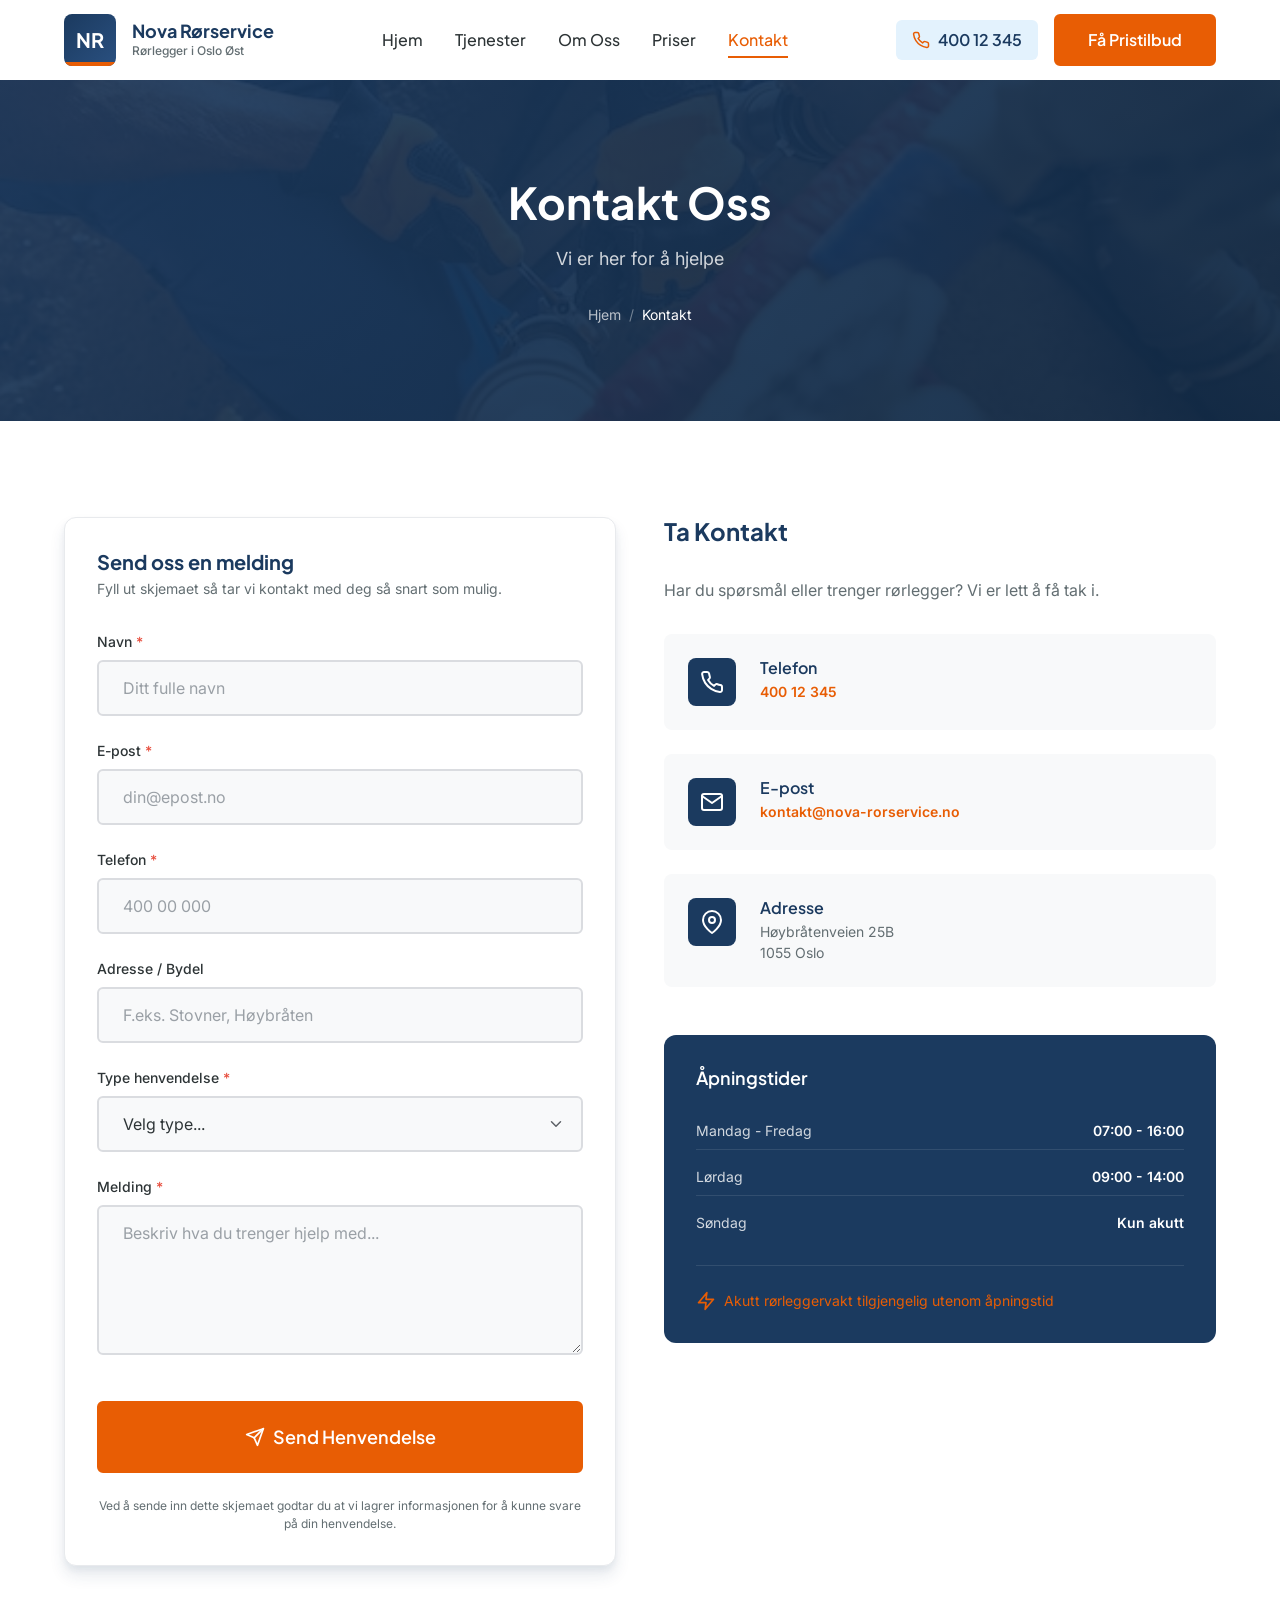
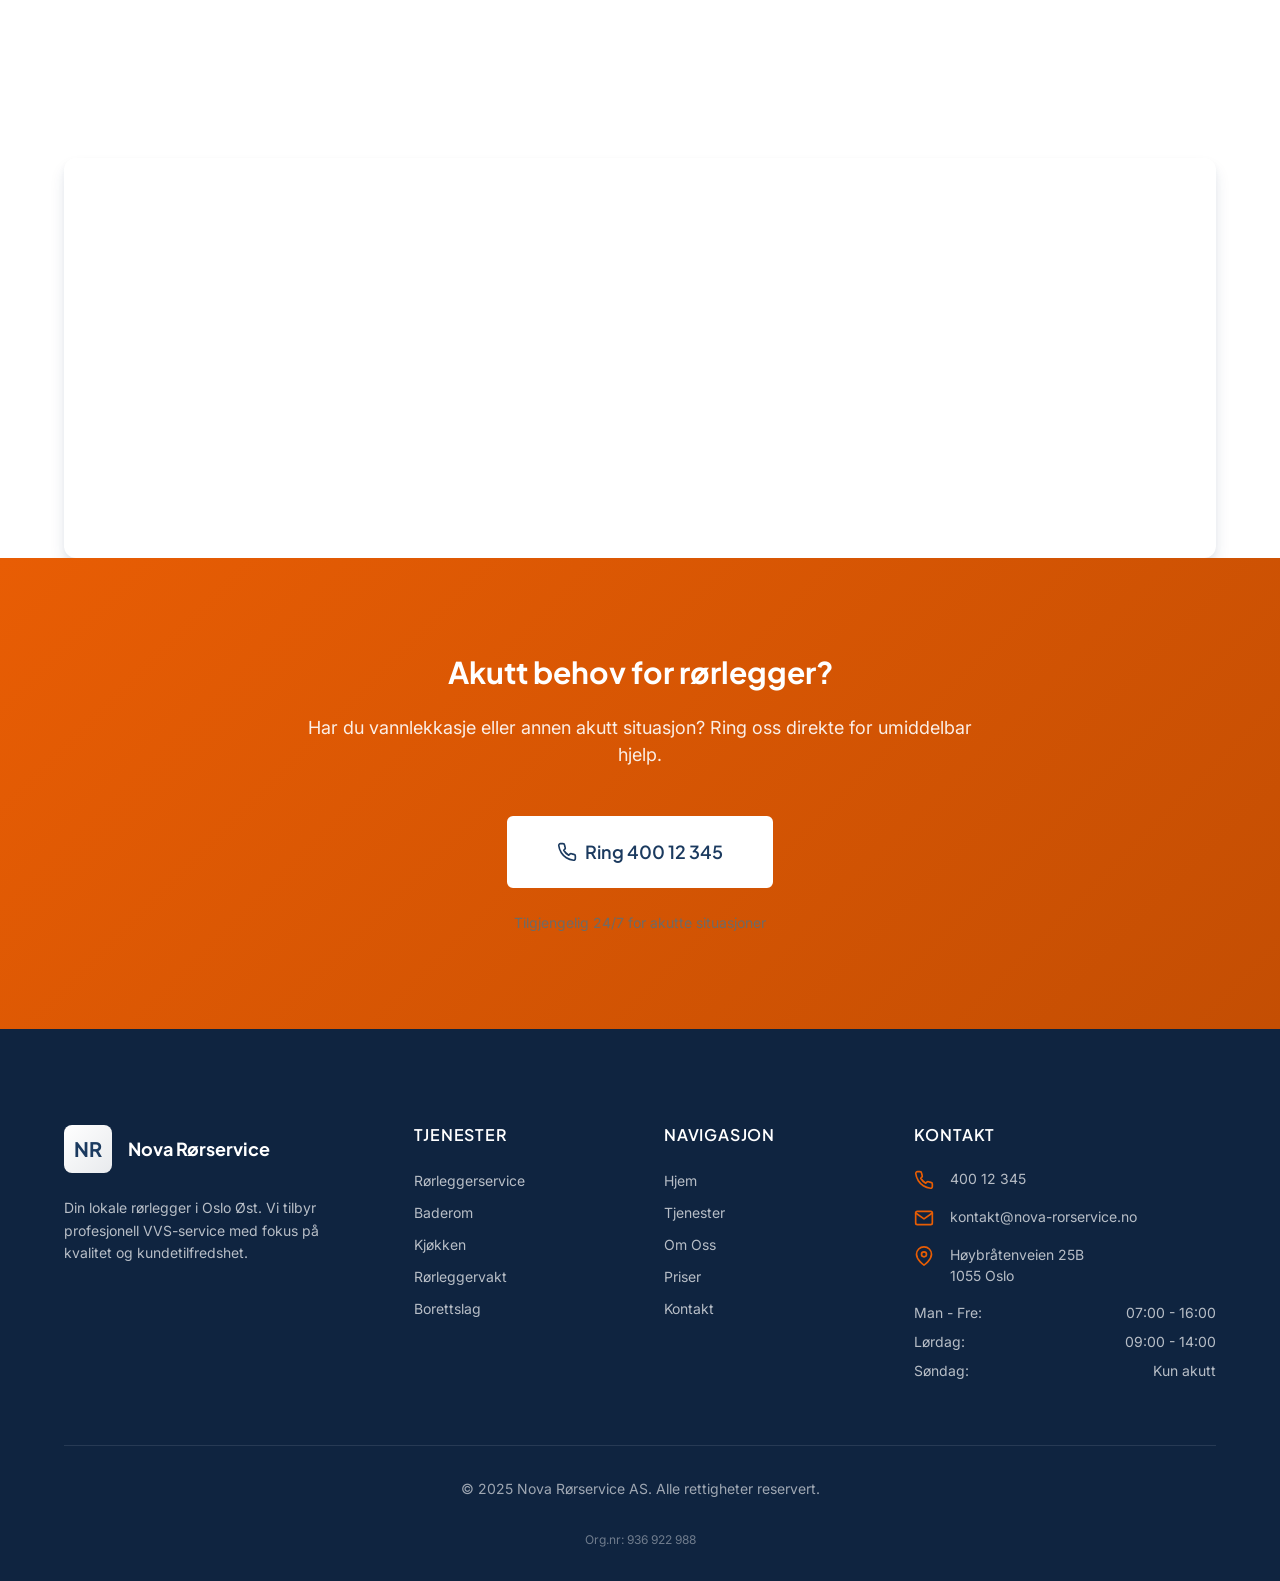
<file: kontakt.html>
<!DOCTYPE html>
<html lang="nb-NO">
<head>
    <meta charset="UTF-8">
    <meta name="viewport" content="width=device-width, initial-scale=1.0">
    <meta http-equiv="X-UA-Compatible" content="IE=edge">

    <!-- SEO Meta Tags -->
    <title>Kontakt Rørlegger Oslo Øst | Nova Rørservice AS</title>
    <meta name="description" content="Trenger du rørlegger i Oslo øst? Kontakt Nova Rørservice for rask hjelp. Telefon, e-post, kontaktskjema.">
    <meta name="keywords" content="kontakt rørlegger oslo, rørlegger telefon, VVS kontakt, rørlegger høybråten">
    <meta name="author" content="Nova Rørservice AS">
    <meta name="robots" content="index, follow">

    <!-- Open Graph -->
    <meta property="og:title" content="Kontakt Rørlegger Oslo Øst | Nova Rørservice AS">
    <meta property="og:description" content="Trenger du rørlegger? Kontakt oss for rask hjelp i Oslo øst.">
    <meta property="og:type" content="website">
    <meta property="og:url" content="https://nova-rorservice.no/kontakt">
    <meta property="og:locale" content="nb_NO">

    <!-- Favicon -->
    <link rel="icon" type="image/svg+xml" href="data:image/svg+xml,%3Csvg xmlns='http://www.w3.org/2000/svg' viewBox='0 0 100 100'%3E%3Crect fill='%231B3A5F' width='100' height='100' rx='20'/%3E%3Ctext x='50' y='65' font-family='Arial' font-size='40' font-weight='bold' fill='white' text-anchor='middle'%3ENR%3C/text%3E%3Crect fill='%23E85D04' y='85' width='100' height='15' rx='0'/%3E%3C/svg%3E">

    <!-- Google Fonts -->
    <link rel="preconnect" href="https://fonts.googleapis.com">
    <link rel="preconnect" href="https://fonts.gstatic.com" crossorigin>
    <link href="https://fonts.googleapis.com/css2?family=Inter:wght@400;500;600;700&family=Plus+Jakarta+Sans:wght@500;600;700;800&display=swap" rel="stylesheet">

    <!-- Stylesheets -->
    <link rel="stylesheet" href="css/style.css">
</head>
<body>
    <!-- Header -->
    <header class="header" id="header">
        <div class="header__inner">
            <a href="index.html" class="header__logo">
                <div class="header__logo-icon">NR</div>
                <div class="header__logo-text">
                    <span class="header__logo-name">Nova Rørservice</span>
                    <span class="header__logo-tagline">Rørlegger i Oslo Øst</span>
                </div>
            </a>

            <nav class="nav">
                <ul class="nav__list">
                    <li><a href="index.html" class="nav__link">Hjem</a></li>
                    <li><a href="tjenester.html" class="nav__link">Tjenester</a></li>
                    <li><a href="om-oss.html" class="nav__link">Om Oss</a></li>
                    <li><a href="priser.html" class="nav__link">Priser</a></li>
                    <li><a href="kontakt.html" class="nav__link nav__link--active">Kontakt</a></li>
                </ul>
            </nav>

            <div class="header__actions">
                <a href="tel:+4740012345" class="header__phone">
                    <svg class="header__phone-icon" xmlns="http://www.w3.org/2000/svg" viewBox="0 0 24 24" fill="none" stroke="currentColor" stroke-width="2" stroke-linecap="round" stroke-linejoin="round">
                        <path d="M22 16.92v3a2 2 0 0 1-2.18 2 19.79 19.79 0 0 1-8.63-3.07 19.5 19.5 0 0 1-6-6 19.79 19.79 0 0 1-3.07-8.67A2 2 0 0 1 4.11 2h3a2 2 0 0 1 2 1.72 12.84 12.84 0 0 0 .7 2.81 2 2 0 0 1-.45 2.11L8.09 9.91a16 16 0 0 0 6 6l1.27-1.27a2 2 0 0 1 2.11-.45 12.84 12.84 0 0 0 2.81.7A2 2 0 0 1 22 16.92z"></path>
                    </svg>
                    <span>400 12 345</span>
                </a>
                <a href="kontakt.html" class="btn btn--primary header__cta">Få Pristilbud</a>

                <button class="mobile-menu-btn" id="mobile-menu-btn" aria-label="Åpne meny">
                    <span class="hamburger">
                        <span class="hamburger__line"></span>
                        <span class="hamburger__line"></span>
                        <span class="hamburger__line"></span>
                    </span>
                </button>
            </div>
        </div>

        <nav class="mobile-nav" id="mobile-nav">
            <ul class="mobile-nav__list">
                <li><a href="index.html" class="mobile-nav__link">Hjem</a></li>
                <li><a href="tjenester.html" class="mobile-nav__link">Tjenester</a></li>
                <li><a href="om-oss.html" class="mobile-nav__link">Om Oss</a></li>
                <li><a href="priser.html" class="mobile-nav__link">Priser</a></li>
                <li><a href="kontakt.html" class="mobile-nav__link mobile-nav__link--active">Kontakt</a></li>
            </ul>
            <a href="tel:+4740012345" class="mobile-nav__phone">
                <svg xmlns="http://www.w3.org/2000/svg" viewBox="0 0 24 24" fill="none" stroke="currentColor" stroke-width="2" stroke-linecap="round" stroke-linejoin="round">
                    <path d="M22 16.92v3a2 2 0 0 1-2.18 2 19.79 19.79 0 0 1-8.63-3.07 19.5 19.5 0 0 1-6-6 19.79 19.79 0 0 1-3.07-8.67A2 2 0 0 1 4.11 2h3a2 2 0 0 1 2 1.72 12.84 12.84 0 0 0 .7 2.81 2 2 0 0 1-.45 2.11L8.09 9.91a16 16 0 0 0 6 6l1.27-1.27a2 2 0 0 1 2.11-.45 12.84 12.84 0 0 0 2.81.7A2 2 0 0 1 22 16.92z"></path>
                </svg>
                400 12 345
            </a>
            <a href="kontakt.html" class="btn btn--primary btn--lg mobile-nav__cta">Få Pristilbud</a>
        </nav>
    </header>

    <main>
        <!-- Page Hero -->
        <section class="page-hero">
            <div class="container">
                <h1 class="page-hero__title">Kontakt Oss</h1>
                <p class="page-hero__subtitle">Vi er her for å hjelpe</p>
                <nav class="page-hero__breadcrumb">
                    <a href="index.html">Hjem</a>
                    <span class="page-hero__breadcrumb-separator">/</span>
                    <span class="page-hero__breadcrumb-current">Kontakt</span>
                </nav>
            </div>
        </section>

        <!-- Contact Section -->
        <section class="contact section">
            <div class="container">
                <div class="contact__grid">
                    <!-- Contact Form -->
                    <div class="contact__form-wrapper">
                        <form class="contact-form" id="contact-form">
                            <h2 class="contact-form__title">Send oss en melding</h2>
                            <p class="contact-form__subtitle">Fyll ut skjemaet så tar vi kontakt med deg så snart som mulig.</p>

                            <div id="form-message" class="form-message" style="display: none;"></div>

                            <div class="form-group">
                                <label for="name" class="form-group__label form-group__label--required">Navn</label>
                                <input type="text" id="name" name="name" class="form-group__input" placeholder="Ditt fulle navn" required>
                            </div>

                            <div class="form-group">
                                <label for="email" class="form-group__label form-group__label--required">E-post</label>
                                <input type="email" id="email" name="email" class="form-group__input" placeholder="din@epost.no" required>
                            </div>

                            <div class="form-group">
                                <label for="phone" class="form-group__label form-group__label--required">Telefon</label>
                                <input type="tel" id="phone" name="phone" class="form-group__input" placeholder="400 00 000" required>
                            </div>

                            <div class="form-group">
                                <label for="address" class="form-group__label">Adresse / Bydel</label>
                                <input type="text" id="address" name="address" class="form-group__input" placeholder="F.eks. Stovner, Høybråten">
                            </div>

                            <div class="form-group">
                                <label for="inquiry-type" class="form-group__label form-group__label--required">Type henvendelse</label>
                                <select id="inquiry-type" name="inquiryType" class="form-group__select" required>
                                    <option value="">Velg type...</option>
                                    <option value="reparasjon">Reparasjon / Service</option>
                                    <option value="baderom">Baderom renovering</option>
                                    <option value="kjokken">Kjøkken</option>
                                    <option value="vvs-installasjon">VVS-installasjon</option>
                                    <option value="akutt">Akutt / Lekkasje</option>
                                    <option value="borettslag">Borettslag / Sameie</option>
                                    <option value="annet">Annet</option>
                                </select>
                            </div>

                            <div class="form-group">
                                <label for="message" class="form-group__label form-group__label--required">Melding</label>
                                <textarea id="message" name="message" class="form-group__textarea" placeholder="Beskriv hva du trenger hjelp med..." required></textarea>
                            </div>

                            <button type="submit" class="btn btn--primary btn--lg contact-form__submit">
                                <svg class="btn__icon" xmlns="http://www.w3.org/2000/svg" viewBox="0 0 24 24" fill="none" stroke="currentColor" stroke-width="2" stroke-linecap="round" stroke-linejoin="round">
                                    <line x1="22" y1="2" x2="11" y2="13"></line>
                                    <polygon points="22 2 15 22 11 13 2 9 22 2"></polygon>
                                </svg>
                                Send Henvendelse
                            </button>

                            <p class="contact-form__privacy">
                                Ved å sende inn dette skjemaet godtar du at vi lagrer informasjonen for å kunne svare på din henvendelse.
                            </p>
                        </form>
                    </div>

                    <!-- Contact Info -->
                    <div class="contact__info">
                        <h2 class="contact__info-title">Ta Kontakt</h2>
                        <p style="color: var(--nova-text-light); margin-bottom: var(--spacing-xl);">
                            Har du spørsmål eller trenger rørlegger? Vi er lett å få tak i.
                        </p>

                        <div class="contact__info-cards">
                            <div class="contact-card">
                                <div class="contact-card__icon">
                                    <svg xmlns="http://www.w3.org/2000/svg" viewBox="0 0 24 24" fill="none" stroke="currentColor" stroke-width="2" stroke-linecap="round" stroke-linejoin="round">
                                        <path d="M22 16.92v3a2 2 0 0 1-2.18 2 19.79 19.79 0 0 1-8.63-3.07 19.5 19.5 0 0 1-6-6 19.79 19.79 0 0 1-3.07-8.67A2 2 0 0 1 4.11 2h3a2 2 0 0 1 2 1.72 12.84 12.84 0 0 0 .7 2.81 2 2 0 0 1-.45 2.11L8.09 9.91a16 16 0 0 0 6 6l1.27-1.27a2 2 0 0 1 2.11-.45 12.84 12.84 0 0 0 2.81.7A2 2 0 0 1 22 16.92z"></path>
                                    </svg>
                                </div>
                                <div class="contact-card__content">
                                    <h3 class="contact-card__title">Telefon</h3>
                                    <p class="contact-card__text">
                                        <a href="tel:+4740012345" class="contact-card__link">400 12 345</a>
                                    </p>
                                </div>
                            </div>

                            <div class="contact-card">
                                <div class="contact-card__icon">
                                    <svg xmlns="http://www.w3.org/2000/svg" viewBox="0 0 24 24" fill="none" stroke="currentColor" stroke-width="2" stroke-linecap="round" stroke-linejoin="round">
                                        <path d="M4 4h16c1.1 0 2 .9 2 2v12c0 1.1-.9 2-2 2H4c-1.1 0-2-.9-2-2V6c0-1.1.9-2 2-2z"></path>
                                        <polyline points="22,6 12,13 2,6"></polyline>
                                    </svg>
                                </div>
                                <div class="contact-card__content">
                                    <h3 class="contact-card__title">E-post</h3>
                                    <p class="contact-card__text">
                                        <a href="mailto:kontakt@nova-rorservice.no" class="contact-card__link">kontakt@nova-rorservice.no</a>
                                    </p>
                                </div>
                            </div>

                            <div class="contact-card">
                                <div class="contact-card__icon">
                                    <svg xmlns="http://www.w3.org/2000/svg" viewBox="0 0 24 24" fill="none" stroke="currentColor" stroke-width="2" stroke-linecap="round" stroke-linejoin="round">
                                        <path d="M21 10c0 7-9 13-9 13s-9-6-9-13a9 9 0 0 1 18 0z"></path>
                                        <circle cx="12" cy="10" r="3"></circle>
                                    </svg>
                                </div>
                                <div class="contact-card__content">
                                    <h3 class="contact-card__title">Adresse</h3>
                                    <p class="contact-card__text">
                                        Høybråtenveien 25B<br>
                                        1055 Oslo
                                    </p>
                                </div>
                            </div>
                        </div>

                        <!-- Opening Hours -->
                        <div class="contact__hours">
                            <h3 class="contact__hours-title">Åpningstider</h3>
                            <div class="contact__hours-grid">
                                <div class="contact__hours-row">
                                    <span class="contact__hours-day">Mandag - Fredag</span>
                                    <span class="contact__hours-time">07:00 - 16:00</span>
                                </div>
                                <div class="contact__hours-row">
                                    <span class="contact__hours-day">Lørdag</span>
                                    <span class="contact__hours-time">09:00 - 14:00</span>
                                </div>
                                <div class="contact__hours-row">
                                    <span class="contact__hours-day">Søndag</span>
                                    <span class="contact__hours-time">Kun akutt</span>
                                </div>
                            </div>
                            <div class="contact__hours-note">
                                <svg xmlns="http://www.w3.org/2000/svg" viewBox="0 0 24 24" fill="none" stroke="currentColor" stroke-width="2" stroke-linecap="round" stroke-linejoin="round">
                                    <polygon points="13 2 3 14 12 14 11 22 21 10 12 10 13 2"></polygon>
                                </svg>
                                Akutt rørleggervakt tilgjengelig utenom åpningstid
                            </div>
                        </div>
                    </div>
                </div>
            </div>
        </section>

        <!-- Map Section -->
        <section class="contact-map section--sm">
            <div class="container">
                <div class="contact-map__wrapper">
                    <iframe
                        src="https://www.google.com/maps/embed?pb=!1m18!1m12!1m3!1d1997.8!2d10.9054!3d59.9526!2m3!1f0!2f0!3f0!3m2!1i1024!2i768!4f13.1!3m3!1m2!1s0x46416e8d5c4a0001%3A0x0!2sH%C3%B8ybr%C3%A5tenveien%2025B%2C%201055%20Oslo!5e0!3m2!1sno!2sno!4v1704067200000!5m2!1sno!2sno"
                        width="100%"
                        height="400"
                        style="border:0;"
                        allowfullscreen=""
                        loading="lazy"
                        referrerpolicy="no-referrer-when-downgrade"
                        title="Kart over Nova Rørservice lokasjon i Høybråten">
                    </iframe>
                </div>
            </div>
        </section>

        <!-- Emergency CTA -->
        <section class="cta section">
            <div class="container">
                <div class="cta__content">
                    <h2 class="cta__title">Akutt behov for rørlegger?</h2>
                    <p class="cta__text">
                        Har du vannlekkasje eller annen akutt situasjon? Ring oss direkte for umiddelbar hjelp.
                    </p>
                    <div class="cta__actions">
                        <a href="tel:+4740012345" class="btn btn--white btn--lg">
                            <svg class="btn__icon" xmlns="http://www.w3.org/2000/svg" viewBox="0 0 24 24" fill="none" stroke="currentColor" stroke-width="2" stroke-linecap="round" stroke-linejoin="round">
                                <path d="M22 16.92v3a2 2 0 0 1-2.18 2 19.79 19.79 0 0 1-8.63-3.07 19.5 19.5 0 0 1-6-6 19.79 19.79 0 0 1-3.07-8.67A2 2 0 0 1 4.11 2h3a2 2 0 0 1 2 1.72 12.84 12.84 0 0 0 .7 2.81 2 2 0 0 1-.45 2.11L8.09 9.91a16 16 0 0 0 6 6l1.27-1.27a2 2 0 0 1 2.11-.45 12.84 12.84 0 0 0 2.81.7A2 2 0 0 1 22 16.92z"></path>
                            </svg>
                            Ring 400 12 345
                        </a>
                    </div>
                    <p style="margin-top: var(--spacing-lg); opacity: 0.9; font-size: var(--text-sm);">
                        Tilgjengelig 24/7 for akutte situasjoner
                    </p>
                </div>
            </div>
        </section>
    </main>

    <!-- Footer -->
    <footer class="footer">
        <div class="container">
            <div class="footer__grid">
                <div class="footer__brand">
                    <div class="footer__logo">
                        <div class="footer__logo-icon">NR</div>
                        <span class="footer__logo-text">Nova Rørservice</span>
                    </div>
                    <p class="footer__description">
                        Din lokale rørlegger i Oslo Øst. Vi tilbyr profesjonell VVS-service med fokus på kvalitet og kundetilfredshet.
                    </p>
                </div>

                <div class="footer__section">
                    <h4 class="footer__title">Tjenester</h4>
                    <ul class="footer__links">
                        <li><a href="tjenester.html#rorleggerservice" class="footer__link">Rørleggerservice</a></li>
                        <li><a href="tjenester.html#baderom" class="footer__link">Baderom</a></li>
                        <li><a href="tjenester.html#kjokken" class="footer__link">Kjøkken</a></li>
                        <li><a href="tjenester.html#rorleggervakt" class="footer__link">Rørleggervakt</a></li>
                        <li><a href="tjenester.html#borettslag" class="footer__link">Borettslag</a></li>
                    </ul>
                </div>

                <div class="footer__section">
                    <h4 class="footer__title">Navigasjon</h4>
                    <ul class="footer__links">
                        <li><a href="index.html" class="footer__link">Hjem</a></li>
                        <li><a href="tjenester.html" class="footer__link">Tjenester</a></li>
                        <li><a href="om-oss.html" class="footer__link">Om Oss</a></li>
                        <li><a href="priser.html" class="footer__link">Priser</a></li>
                        <li><a href="kontakt.html" class="footer__link">Kontakt</a></li>
                    </ul>
                </div>

                <div class="footer__section">
                    <h4 class="footer__title">Kontakt</h4>
                    <div class="footer__contact-item">
                        <svg xmlns="http://www.w3.org/2000/svg" viewBox="0 0 24 24" fill="none" stroke="currentColor" stroke-width="2" stroke-linecap="round" stroke-linejoin="round">
                            <path d="M22 16.92v3a2 2 0 0 1-2.18 2 19.79 19.79 0 0 1-8.63-3.07 19.5 19.5 0 0 1-6-6 19.79 19.79 0 0 1-3.07-8.67A2 2 0 0 1 4.11 2h3a2 2 0 0 1 2 1.72 12.84 12.84 0 0 0 .7 2.81 2 2 0 0 1-.45 2.11L8.09 9.91a16 16 0 0 0 6 6l1.27-1.27a2 2 0 0 1 2.11-.45 12.84 12.84 0 0 0 2.81.7A2 2 0 0 1 22 16.92z"></path>
                        </svg>
                        <a href="tel:+4740012345" class="footer__contact-link">400 12 345</a>
                    </div>
                    <div class="footer__contact-item">
                        <svg xmlns="http://www.w3.org/2000/svg" viewBox="0 0 24 24" fill="none" stroke="currentColor" stroke-width="2" stroke-linecap="round" stroke-linejoin="round">
                            <path d="M4 4h16c1.1 0 2 .9 2 2v12c0 1.1-.9 2-2 2H4c-1.1 0-2-.9-2-2V6c0-1.1.9-2 2-2z"></path>
                            <polyline points="22,6 12,13 2,6"></polyline>
                        </svg>
                        <a href="mailto:kontakt@nova-rorservice.no" class="footer__contact-link">kontakt@nova-rorservice.no</a>
                    </div>
                    <div class="footer__contact-item">
                        <svg xmlns="http://www.w3.org/2000/svg" viewBox="0 0 24 24" fill="none" stroke="currentColor" stroke-width="2" stroke-linecap="round" stroke-linejoin="round">
                            <path d="M21 10c0 7-9 13-9 13s-9-6-9-13a9 9 0 0 1 18 0z"></path>
                            <circle cx="12" cy="10" r="3"></circle>
                        </svg>
                        <span>Høybråtenveien 25B<br>1055 Oslo</span>
                    </div>

                    <div class="footer__hours">
                        <div class="footer__hours-row">
                            <span>Man - Fre:</span>
                            <span>07:00 - 16:00</span>
                        </div>
                        <div class="footer__hours-row">
                            <span>Lørdag:</span>
                            <span>09:00 - 14:00</span>
                        </div>
                        <div class="footer__hours-row">
                            <span>Søndag:</span>
                            <span>Kun akutt</span>
                        </div>
                    </div>
                </div>
            </div>

            <div class="footer__bottom">
                <div class="footer__bottom-inner">
                    <p class="footer__copyright">&copy; 2025 Nova Rørservice AS. Alle rettigheter reservert.</p>
                    <p class="footer__org">Org.nr: 936 922 988</p>
                </div>
            </div>
        </div>
    </footer>

    <button class="back-to-top" id="back-to-top" aria-label="Tilbake til toppen">
        <svg xmlns="http://www.w3.org/2000/svg" viewBox="0 0 24 24" fill="none" stroke="currentColor" stroke-width="2" stroke-linecap="round" stroke-linejoin="round">
            <polyline points="18 15 12 9 6 15"></polyline>
        </svg>
    </button>

    <script src="js/main.js"></script>
</body>
</html>
</file>
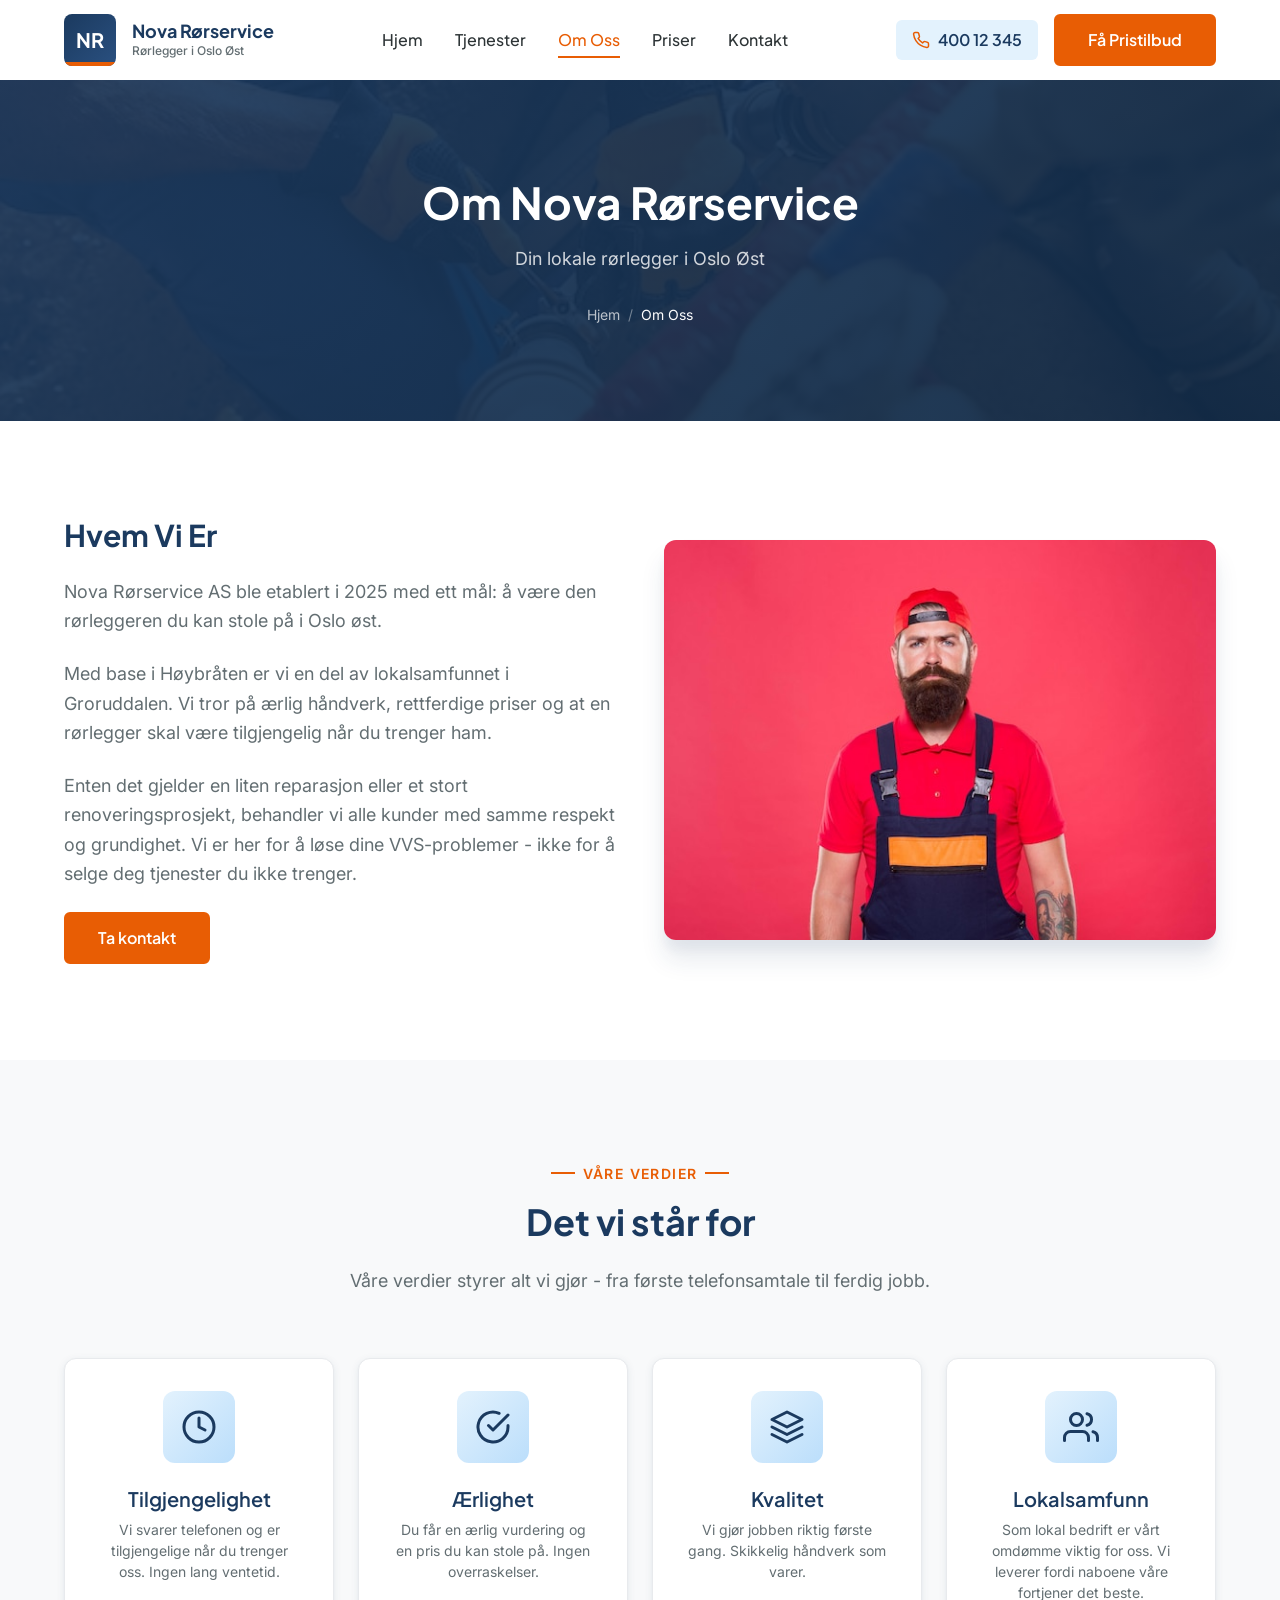
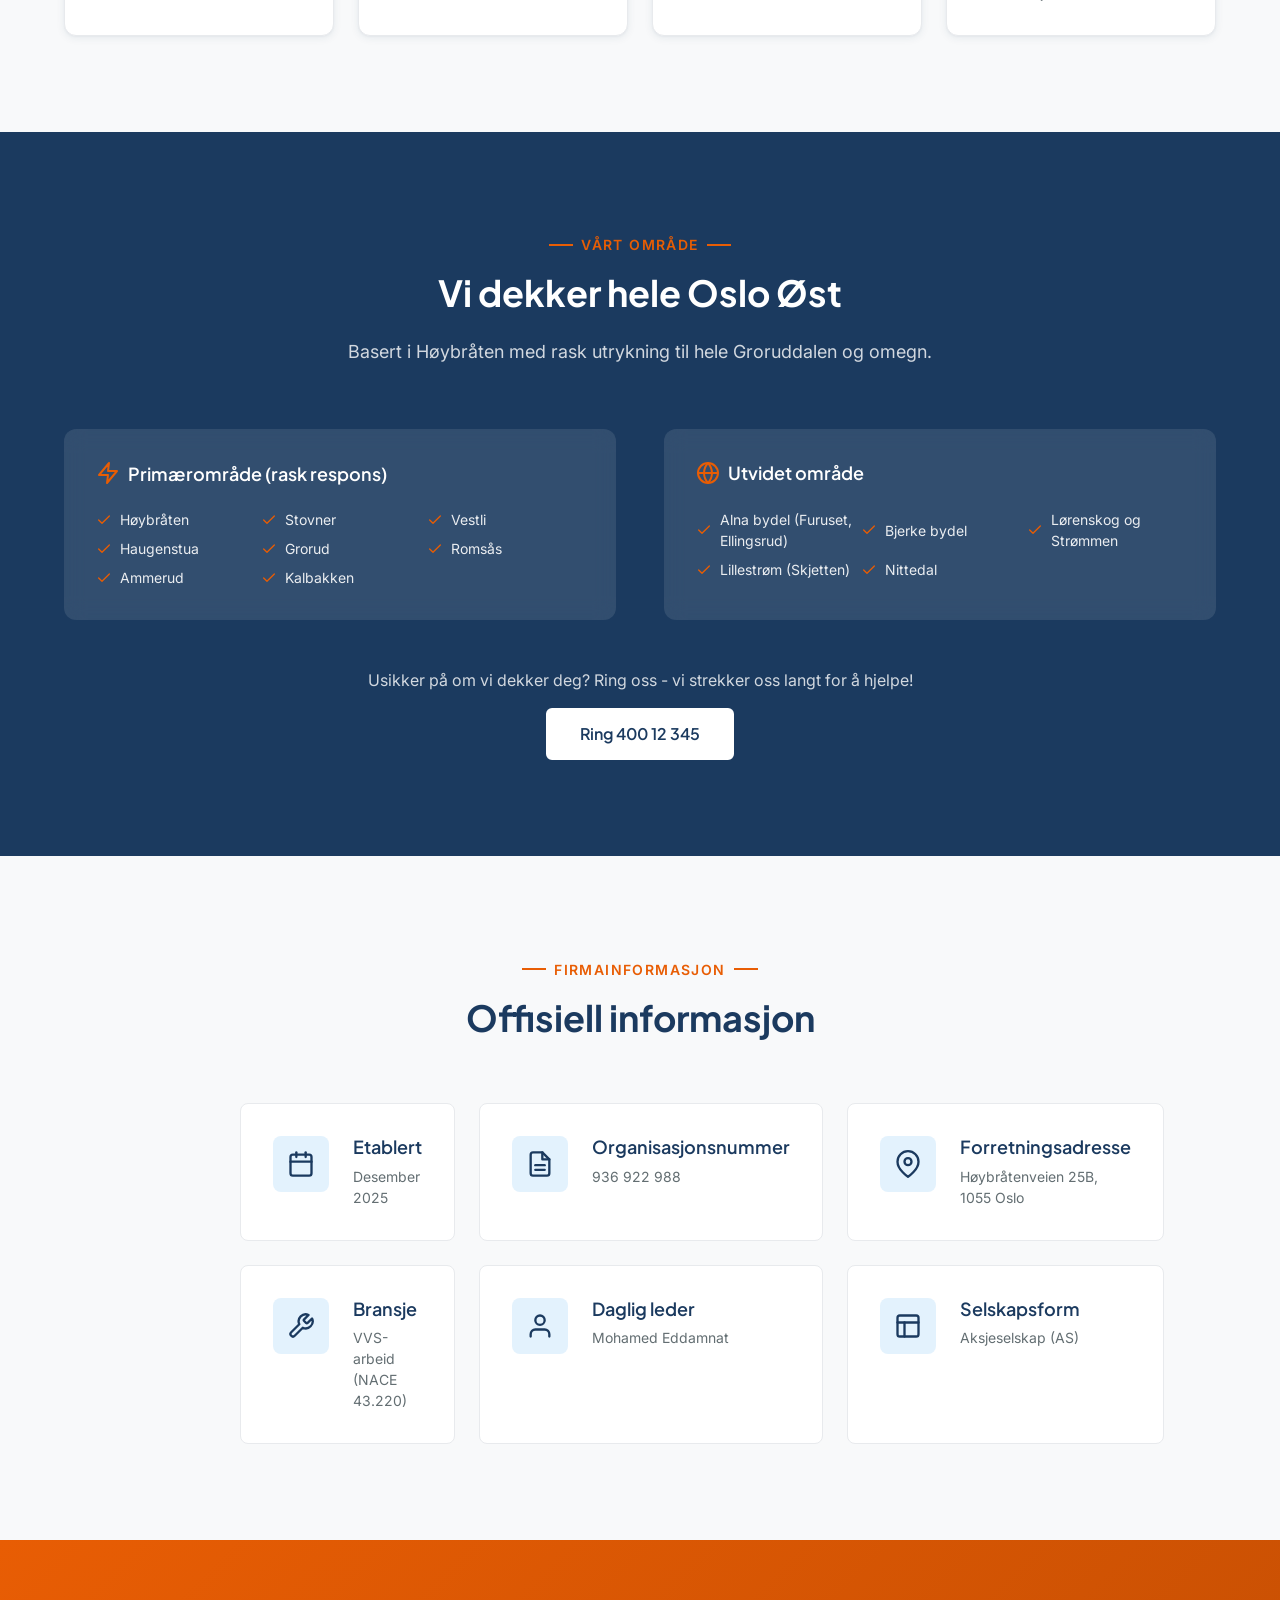
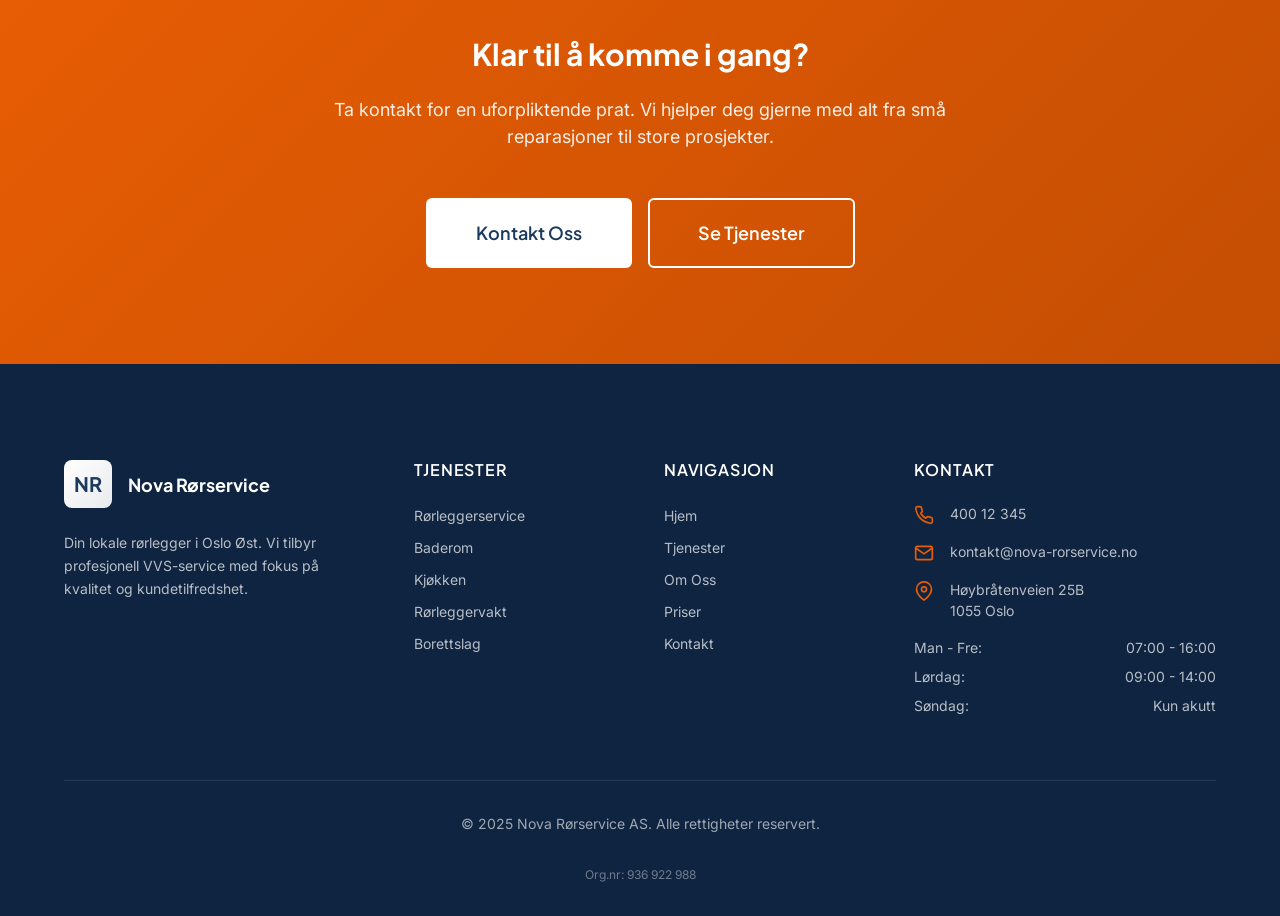
<file: om-oss.html>
<!DOCTYPE html>
<html lang="nb-NO">
<head>
    <meta charset="UTF-8">
    <meta name="viewport" content="width=device-width, initial-scale=1.0">
    <meta http-equiv="X-UA-Compatible" content="IE=edge">

    <!-- SEO Meta Tags -->
    <title>Om Oss | Lokal Rørlegger Groruddalen | Nova Rørservice AS</title>
    <meta name="description" content="Nova Rørservice er din lokale rørlegger i Høybråten, Oslo. Les mer om oss og hvorfor vi er det rette valget for deg.">
    <meta name="keywords" content="om nova rørservice, rørlegger høybråten, lokal rørlegger oslo øst, VVS groruddalen">
    <meta name="author" content="Nova Rørservice AS">
    <meta name="robots" content="index, follow">

    <!-- Open Graph -->
    <meta property="og:title" content="Om Oss | Nova Rørservice AS">
    <meta property="og:description" content="Din lokale rørlegger i Høybråten, Oslo. Les mer om hvem vi er og våre verdier.">
    <meta property="og:type" content="website">
    <meta property="og:url" content="https://nova-rorservice.no/om-oss">
    <meta property="og:locale" content="nb_NO">

    <!-- Favicon -->
    <link rel="icon" type="image/svg+xml" href="data:image/svg+xml,%3Csvg xmlns='http://www.w3.org/2000/svg' viewBox='0 0 100 100'%3E%3Crect fill='%231B3A5F' width='100' height='100' rx='20'/%3E%3Ctext x='50' y='65' font-family='Arial' font-size='40' font-weight='bold' fill='white' text-anchor='middle'%3ENR%3C/text%3E%3Crect fill='%23E85D04' y='85' width='100' height='15' rx='0'/%3E%3C/svg%3E">

    <!-- Google Fonts -->
    <link rel="preconnect" href="https://fonts.googleapis.com">
    <link rel="preconnect" href="https://fonts.gstatic.com" crossorigin>
    <link href="https://fonts.googleapis.com/css2?family=Inter:wght@400;500;600;700&family=Plus+Jakarta+Sans:wght@500;600;700;800&display=swap" rel="stylesheet">

    <!-- Stylesheets -->
    <link rel="stylesheet" href="css/style.css">
</head>
<body>
    <!-- Header -->
    <header class="header" id="header">
        <div class="header__inner">
            <a href="index.html" class="header__logo">
                <div class="header__logo-icon">NR</div>
                <div class="header__logo-text">
                    <span class="header__logo-name">Nova Rørservice</span>
                    <span class="header__logo-tagline">Rørlegger i Oslo Øst</span>
                </div>
            </a>

            <nav class="nav">
                <ul class="nav__list">
                    <li><a href="index.html" class="nav__link">Hjem</a></li>
                    <li><a href="tjenester.html" class="nav__link">Tjenester</a></li>
                    <li><a href="om-oss.html" class="nav__link nav__link--active">Om Oss</a></li>
                    <li><a href="priser.html" class="nav__link">Priser</a></li>
                    <li><a href="kontakt.html" class="nav__link">Kontakt</a></li>
                </ul>
            </nav>

            <div class="header__actions">
                <a href="tel:+4740012345" class="header__phone">
                    <svg class="header__phone-icon" xmlns="http://www.w3.org/2000/svg" viewBox="0 0 24 24" fill="none" stroke="currentColor" stroke-width="2" stroke-linecap="round" stroke-linejoin="round">
                        <path d="M22 16.92v3a2 2 0 0 1-2.18 2 19.79 19.79 0 0 1-8.63-3.07 19.5 19.5 0 0 1-6-6 19.79 19.79 0 0 1-3.07-8.67A2 2 0 0 1 4.11 2h3a2 2 0 0 1 2 1.72 12.84 12.84 0 0 0 .7 2.81 2 2 0 0 1-.45 2.11L8.09 9.91a16 16 0 0 0 6 6l1.27-1.27a2 2 0 0 1 2.11-.45 12.84 12.84 0 0 0 2.81.7A2 2 0 0 1 22 16.92z"></path>
                    </svg>
                    <span>400 12 345</span>
                </a>
                <a href="kontakt.html" class="btn btn--primary header__cta">Få Pristilbud</a>

                <button class="mobile-menu-btn" id="mobile-menu-btn" aria-label="Åpne meny">
                    <span class="hamburger">
                        <span class="hamburger__line"></span>
                        <span class="hamburger__line"></span>
                        <span class="hamburger__line"></span>
                    </span>
                </button>
            </div>
        </div>

        <nav class="mobile-nav" id="mobile-nav">
            <ul class="mobile-nav__list">
                <li><a href="index.html" class="mobile-nav__link">Hjem</a></li>
                <li><a href="tjenester.html" class="mobile-nav__link">Tjenester</a></li>
                <li><a href="om-oss.html" class="mobile-nav__link mobile-nav__link--active">Om Oss</a></li>
                <li><a href="priser.html" class="mobile-nav__link">Priser</a></li>
                <li><a href="kontakt.html" class="mobile-nav__link">Kontakt</a></li>
            </ul>
            <a href="tel:+4740012345" class="mobile-nav__phone">
                <svg xmlns="http://www.w3.org/2000/svg" viewBox="0 0 24 24" fill="none" stroke="currentColor" stroke-width="2" stroke-linecap="round" stroke-linejoin="round">
                    <path d="M22 16.92v3a2 2 0 0 1-2.18 2 19.79 19.79 0 0 1-8.63-3.07 19.5 19.5 0 0 1-6-6 19.79 19.79 0 0 1-3.07-8.67A2 2 0 0 1 4.11 2h3a2 2 0 0 1 2 1.72 12.84 12.84 0 0 0 .7 2.81 2 2 0 0 1-.45 2.11L8.09 9.91a16 16 0 0 0 6 6l1.27-1.27a2 2 0 0 1 2.11-.45 12.84 12.84 0 0 0 2.81.7A2 2 0 0 1 22 16.92z"></path>
                </svg>
                400 12 345
            </a>
            <a href="kontakt.html" class="btn btn--primary btn--lg mobile-nav__cta">Få Pristilbud</a>
        </nav>
    </header>

    <main>
        <!-- Page Hero -->
        <section class="page-hero">
            <div class="container">
                <h1 class="page-hero__title">Om Nova Rørservice</h1>
                <p class="page-hero__subtitle">Din lokale rørlegger i Oslo Øst</p>
                <nav class="page-hero__breadcrumb">
                    <a href="index.html">Hjem</a>
                    <span class="page-hero__breadcrumb-separator">/</span>
                    <span class="page-hero__breadcrumb-current">Om Oss</span>
                </nav>
            </div>
        </section>

        <!-- About Introduction -->
        <section class="about-intro section">
            <div class="container">
                <div class="about-intro__grid">
                    <div class="about-intro__content">
                        <h2 class="about-intro__title">Hvem Vi Er</h2>
                        <p class="about-intro__text">
                            Nova Rørservice AS ble etablert i 2025 med ett mål: å være den rørleggeren du kan stole på i Oslo øst.
                        </p>
                        <p class="about-intro__text">
                            Med base i Høybråten er vi en del av lokalsamfunnet i Groruddalen. Vi tror på ærlig håndverk, rettferdige priser og at en rørlegger skal være tilgjengelig når du trenger ham.
                        </p>
                        <p class="about-intro__text">
                            Enten det gjelder en liten reparasjon eller et stort renoveringsprosjekt, behandler vi alle kunder med samme respekt og grundighet. Vi er her for å løse dine VVS-problemer - ikke for å selge deg tjenester du ikke trenger.
                        </p>
                        <a href="kontakt.html" class="btn btn--primary">Ta kontakt</a>
                    </div>
                    <div class="about-intro__image-wrapper">
                        <div class="about-intro__image">
                            <img src="images/services/plumber-portrait.jpg" alt="Profesjonell rørlegger på jobb" loading="lazy">
                        </div>
                    </div>
                </div>
            </div>
        </section>

        <!-- Values Section -->
        <section class="values section">
            <div class="container">
                <div class="section-header">
                    <span class="section-header__label">Våre Verdier</span>
                    <h2 class="section-header__title">Det vi står for</h2>
                    <p class="section-header__subtitle">Våre verdier styrer alt vi gjør - fra første telefonsamtale til ferdig jobb.</p>
                </div>

                <div class="values__grid">
                    <div class="value-card">
                        <div class="value-card__icon">
                            <svg xmlns="http://www.w3.org/2000/svg" viewBox="0 0 24 24" fill="none" stroke="currentColor" stroke-width="2" stroke-linecap="round" stroke-linejoin="round">
                                <circle cx="12" cy="12" r="10"></circle>
                                <polyline points="12 6 12 12 16 14"></polyline>
                            </svg>
                        </div>
                        <h3 class="value-card__title">Tilgjengelighet</h3>
                        <p class="value-card__text">Vi svarer telefonen og er tilgjengelige når du trenger oss. Ingen lang ventetid.</p>
                    </div>

                    <div class="value-card">
                        <div class="value-card__icon">
                            <svg xmlns="http://www.w3.org/2000/svg" viewBox="0 0 24 24" fill="none" stroke="currentColor" stroke-width="2" stroke-linecap="round" stroke-linejoin="round">
                                <path d="M22 11.08V12a10 10 0 1 1-5.93-9.14"></path>
                                <polyline points="22 4 12 14.01 9 11.01"></polyline>
                            </svg>
                        </div>
                        <h3 class="value-card__title">Ærlighet</h3>
                        <p class="value-card__text">Du får en ærlig vurdering og en pris du kan stole på. Ingen overraskelser.</p>
                    </div>

                    <div class="value-card">
                        <div class="value-card__icon">
                            <svg xmlns="http://www.w3.org/2000/svg" viewBox="0 0 24 24" fill="none" stroke="currentColor" stroke-width="2" stroke-linecap="round" stroke-linejoin="round">
                                <path d="M12 2L2 7l10 5 10-5-10-5zM2 17l10 5 10-5M2 12l10 5 10-5"></path>
                            </svg>
                        </div>
                        <h3 class="value-card__title">Kvalitet</h3>
                        <p class="value-card__text">Vi gjør jobben riktig første gang. Skikkelig håndverk som varer.</p>
                    </div>

                    <div class="value-card">
                        <div class="value-card__icon">
                            <svg xmlns="http://www.w3.org/2000/svg" viewBox="0 0 24 24" fill="none" stroke="currentColor" stroke-width="2" stroke-linecap="round" stroke-linejoin="round">
                                <path d="M17 21v-2a4 4 0 0 0-4-4H5a4 4 0 0 0-4 4v2"></path>
                                <circle cx="9" cy="7" r="4"></circle>
                                <path d="M23 21v-2a4 4 0 0 0-3-3.87"></path>
                                <path d="M16 3.13a4 4 0 0 1 0 7.75"></path>
                            </svg>
                        </div>
                        <h3 class="value-card__title">Lokalsamfunn</h3>
                        <p class="value-card__text">Som lokal bedrift er vårt omdømme viktig for oss. Vi leverer fordi naboene våre fortjener det beste.</p>
                    </div>
                </div>
            </div>
        </section>

        <!-- Service Area Section -->
        <section class="service-area section">
            <div class="container">
                <div class="section-header">
                    <span class="section-header__label">Vårt Område</span>
                    <h2 class="section-header__title">Vi dekker hele Oslo Øst</h2>
                    <p class="section-header__subtitle">Basert i Høybråten med rask utrykning til hele Groruddalen og omegn.</p>
                </div>

                <div class="service-area__grid">
                    <div class="service-area__list">
                        <h3 class="service-area__list-title">
                            <svg xmlns="http://www.w3.org/2000/svg" viewBox="0 0 24 24" fill="none" stroke="currentColor" stroke-width="2" stroke-linecap="round" stroke-linejoin="round">
                                <polygon points="13 2 3 14 12 14 11 22 21 10 12 10 13 2"></polygon>
                            </svg>
                            Primærområde (rask respons)
                        </h3>
                        <ul class="service-area__list-items">
                            <li class="service-area__list-item">
                                <svg xmlns="http://www.w3.org/2000/svg" viewBox="0 0 24 24" fill="none" stroke="currentColor" stroke-width="2" stroke-linecap="round" stroke-linejoin="round">
                                    <polyline points="20 6 9 17 4 12"></polyline>
                                </svg>
                                Høybråten
                            </li>
                            <li class="service-area__list-item">
                                <svg xmlns="http://www.w3.org/2000/svg" viewBox="0 0 24 24" fill="none" stroke="currentColor" stroke-width="2" stroke-linecap="round" stroke-linejoin="round">
                                    <polyline points="20 6 9 17 4 12"></polyline>
                                </svg>
                                Stovner
                            </li>
                            <li class="service-area__list-item">
                                <svg xmlns="http://www.w3.org/2000/svg" viewBox="0 0 24 24" fill="none" stroke="currentColor" stroke-width="2" stroke-linecap="round" stroke-linejoin="round">
                                    <polyline points="20 6 9 17 4 12"></polyline>
                                </svg>
                                Vestli
                            </li>
                            <li class="service-area__list-item">
                                <svg xmlns="http://www.w3.org/2000/svg" viewBox="0 0 24 24" fill="none" stroke="currentColor" stroke-width="2" stroke-linecap="round" stroke-linejoin="round">
                                    <polyline points="20 6 9 17 4 12"></polyline>
                                </svg>
                                Haugenstua
                            </li>
                            <li class="service-area__list-item">
                                <svg xmlns="http://www.w3.org/2000/svg" viewBox="0 0 24 24" fill="none" stroke="currentColor" stroke-width="2" stroke-linecap="round" stroke-linejoin="round">
                                    <polyline points="20 6 9 17 4 12"></polyline>
                                </svg>
                                Grorud
                            </li>
                            <li class="service-area__list-item">
                                <svg xmlns="http://www.w3.org/2000/svg" viewBox="0 0 24 24" fill="none" stroke="currentColor" stroke-width="2" stroke-linecap="round" stroke-linejoin="round">
                                    <polyline points="20 6 9 17 4 12"></polyline>
                                </svg>
                                Romsås
                            </li>
                            <li class="service-area__list-item">
                                <svg xmlns="http://www.w3.org/2000/svg" viewBox="0 0 24 24" fill="none" stroke="currentColor" stroke-width="2" stroke-linecap="round" stroke-linejoin="round">
                                    <polyline points="20 6 9 17 4 12"></polyline>
                                </svg>
                                Ammerud
                            </li>
                            <li class="service-area__list-item">
                                <svg xmlns="http://www.w3.org/2000/svg" viewBox="0 0 24 24" fill="none" stroke="currentColor" stroke-width="2" stroke-linecap="round" stroke-linejoin="round">
                                    <polyline points="20 6 9 17 4 12"></polyline>
                                </svg>
                                Kalbakken
                            </li>
                        </ul>
                    </div>

                    <div class="service-area__list">
                        <h3 class="service-area__list-title">
                            <svg xmlns="http://www.w3.org/2000/svg" viewBox="0 0 24 24" fill="none" stroke="currentColor" stroke-width="2" stroke-linecap="round" stroke-linejoin="round">
                                <circle cx="12" cy="12" r="10"></circle>
                                <line x1="2" y1="12" x2="22" y2="12"></line>
                                <path d="M12 2a15.3 15.3 0 0 1 4 10 15.3 15.3 0 0 1-4 10 15.3 15.3 0 0 1-4-10 15.3 15.3 0 0 1 4-10z"></path>
                            </svg>
                            Utvidet område
                        </h3>
                        <ul class="service-area__list-items">
                            <li class="service-area__list-item">
                                <svg xmlns="http://www.w3.org/2000/svg" viewBox="0 0 24 24" fill="none" stroke="currentColor" stroke-width="2" stroke-linecap="round" stroke-linejoin="round">
                                    <polyline points="20 6 9 17 4 12"></polyline>
                                </svg>
                                Alna bydel (Furuset, Ellingsrud)
                            </li>
                            <li class="service-area__list-item">
                                <svg xmlns="http://www.w3.org/2000/svg" viewBox="0 0 24 24" fill="none" stroke="currentColor" stroke-width="2" stroke-linecap="round" stroke-linejoin="round">
                                    <polyline points="20 6 9 17 4 12"></polyline>
                                </svg>
                                Bjerke bydel
                            </li>
                            <li class="service-area__list-item">
                                <svg xmlns="http://www.w3.org/2000/svg" viewBox="0 0 24 24" fill="none" stroke="currentColor" stroke-width="2" stroke-linecap="round" stroke-linejoin="round">
                                    <polyline points="20 6 9 17 4 12"></polyline>
                                </svg>
                                Lørenskog og Strømmen
                            </li>
                            <li class="service-area__list-item">
                                <svg xmlns="http://www.w3.org/2000/svg" viewBox="0 0 24 24" fill="none" stroke="currentColor" stroke-width="2" stroke-linecap="round" stroke-linejoin="round">
                                    <polyline points="20 6 9 17 4 12"></polyline>
                                </svg>
                                Lillestrøm (Skjetten)
                            </li>
                            <li class="service-area__list-item">
                                <svg xmlns="http://www.w3.org/2000/svg" viewBox="0 0 24 24" fill="none" stroke="currentColor" stroke-width="2" stroke-linecap="round" stroke-linejoin="round">
                                    <polyline points="20 6 9 17 4 12"></polyline>
                                </svg>
                                Nittedal
                            </li>
                        </ul>
                    </div>
                </div>

                <div class="text-center" style="margin-top: var(--spacing-2xl);">
                    <p style="color: rgba(255,255,255,0.8); margin-bottom: var(--spacing-md);">Usikker på om vi dekker deg? Ring oss - vi strekker oss langt for å hjelpe!</p>
                    <a href="tel:+4740012345" class="btn btn--white">Ring 400 12 345</a>
                </div>
            </div>
        </section>

        <!-- Company Info Section -->
        <section class="section bg-light">
            <div class="container">
                <div class="section-header">
                    <span class="section-header__label">Firmainformasjon</span>
                    <h2 class="section-header__title">Offisiell informasjon</h2>
                </div>

                <div class="why-us__grid" style="max-width: 800px; margin: 0 auto;">
                    <div class="why-us__card">
                        <div class="why-us__icon">
                            <svg xmlns="http://www.w3.org/2000/svg" viewBox="0 0 24 24" fill="none" stroke="currentColor" stroke-width="2" stroke-linecap="round" stroke-linejoin="round">
                                <rect x="3" y="4" width="18" height="18" rx="2" ry="2"></rect>
                                <line x1="16" y1="2" x2="16" y2="6"></line>
                                <line x1="8" y1="2" x2="8" y2="6"></line>
                                <line x1="3" y1="10" x2="21" y2="10"></line>
                            </svg>
                        </div>
                        <div class="why-us__content">
                            <h3 class="why-us__title">Etablert</h3>
                            <p class="why-us__text">Desember 2025</p>
                        </div>
                    </div>

                    <div class="why-us__card">
                        <div class="why-us__icon">
                            <svg xmlns="http://www.w3.org/2000/svg" viewBox="0 0 24 24" fill="none" stroke="currentColor" stroke-width="2" stroke-linecap="round" stroke-linejoin="round">
                                <path d="M14 2H6a2 2 0 0 0-2 2v16a2 2 0 0 0 2 2h12a2 2 0 0 0 2-2V8z"></path>
                                <polyline points="14 2 14 8 20 8"></polyline>
                                <line x1="16" y1="13" x2="8" y2="13"></line>
                                <line x1="16" y1="17" x2="8" y2="17"></line>
                            </svg>
                        </div>
                        <div class="why-us__content">
                            <h3 class="why-us__title">Organisasjonsnummer</h3>
                            <p class="why-us__text">936 922 988</p>
                        </div>
                    </div>

                    <div class="why-us__card">
                        <div class="why-us__icon">
                            <svg xmlns="http://www.w3.org/2000/svg" viewBox="0 0 24 24" fill="none" stroke="currentColor" stroke-width="2" stroke-linecap="round" stroke-linejoin="round">
                                <path d="M21 10c0 7-9 13-9 13s-9-6-9-13a9 9 0 0 1 18 0z"></path>
                                <circle cx="12" cy="10" r="3"></circle>
                            </svg>
                        </div>
                        <div class="why-us__content">
                            <h3 class="why-us__title">Forretningsadresse</h3>
                            <p class="why-us__text">Høybråtenveien 25B, 1055 Oslo</p>
                        </div>
                    </div>

                    <div class="why-us__card">
                        <div class="why-us__icon">
                            <svg xmlns="http://www.w3.org/2000/svg" viewBox="0 0 24 24" fill="none" stroke="currentColor" stroke-width="2" stroke-linecap="round" stroke-linejoin="round">
                                <path d="M14.7 6.3a1 1 0 0 0 0 1.4l1.6 1.6a1 1 0 0 0 1.4 0l3.77-3.77a6 6 0 0 1-7.94 7.94l-6.91 6.91a2.12 2.12 0 0 1-3-3l6.91-6.91a6 6 0 0 1 7.94-7.94l-3.76 3.76z"></path>
                            </svg>
                        </div>
                        <div class="why-us__content">
                            <h3 class="why-us__title">Bransje</h3>
                            <p class="why-us__text">VVS-arbeid (NACE 43.220)</p>
                        </div>
                    </div>

                    <div class="why-us__card">
                        <div class="why-us__icon">
                            <svg xmlns="http://www.w3.org/2000/svg" viewBox="0 0 24 24" fill="none" stroke="currentColor" stroke-width="2" stroke-linecap="round" stroke-linejoin="round">
                                <path d="M20 21v-2a4 4 0 0 0-4-4H8a4 4 0 0 0-4 4v2"></path>
                                <circle cx="12" cy="7" r="4"></circle>
                            </svg>
                        </div>
                        <div class="why-us__content">
                            <h3 class="why-us__title">Daglig leder</h3>
                            <p class="why-us__text">Mohamed Eddamnat</p>
                        </div>
                    </div>

                    <div class="why-us__card">
                        <div class="why-us__icon">
                            <svg xmlns="http://www.w3.org/2000/svg" viewBox="0 0 24 24" fill="none" stroke="currentColor" stroke-width="2" stroke-linecap="round" stroke-linejoin="round">
                                <rect x="3" y="3" width="18" height="18" rx="2" ry="2"></rect>
                                <line x1="3" y1="9" x2="21" y2="9"></line>
                                <line x1="9" y1="21" x2="9" y2="9"></line>
                            </svg>
                        </div>
                        <div class="why-us__content">
                            <h3 class="why-us__title">Selskapsform</h3>
                            <p class="why-us__text">Aksjeselskap (AS)</p>
                        </div>
                    </div>
                </div>
            </div>
        </section>

        <!-- CTA Section -->
        <section class="cta section">
            <div class="container">
                <div class="cta__content">
                    <h2 class="cta__title">Klar til å komme i gang?</h2>
                    <p class="cta__text">
                        Ta kontakt for en uforpliktende prat. Vi hjelper deg gjerne med alt fra små reparasjoner til store prosjekter.
                    </p>
                    <div class="cta__actions">
                        <a href="kontakt.html" class="btn btn--white btn--lg">Kontakt Oss</a>
                        <a href="tjenester.html" class="btn btn--outline-white btn--lg">Se Tjenester</a>
                    </div>
                </div>
            </div>
        </section>
    </main>

    <!-- Footer -->
    <footer class="footer">
        <div class="container">
            <div class="footer__grid">
                <div class="footer__brand">
                    <div class="footer__logo">
                        <div class="footer__logo-icon">NR</div>
                        <span class="footer__logo-text">Nova Rørservice</span>
                    </div>
                    <p class="footer__description">
                        Din lokale rørlegger i Oslo Øst. Vi tilbyr profesjonell VVS-service med fokus på kvalitet og kundetilfredshet.
                    </p>
                </div>

                <div class="footer__section">
                    <h4 class="footer__title">Tjenester</h4>
                    <ul class="footer__links">
                        <li><a href="tjenester.html#rorleggerservice" class="footer__link">Rørleggerservice</a></li>
                        <li><a href="tjenester.html#baderom" class="footer__link">Baderom</a></li>
                        <li><a href="tjenester.html#kjokken" class="footer__link">Kjøkken</a></li>
                        <li><a href="tjenester.html#rorleggervakt" class="footer__link">Rørleggervakt</a></li>
                        <li><a href="tjenester.html#borettslag" class="footer__link">Borettslag</a></li>
                    </ul>
                </div>

                <div class="footer__section">
                    <h4 class="footer__title">Navigasjon</h4>
                    <ul class="footer__links">
                        <li><a href="index.html" class="footer__link">Hjem</a></li>
                        <li><a href="tjenester.html" class="footer__link">Tjenester</a></li>
                        <li><a href="om-oss.html" class="footer__link">Om Oss</a></li>
                        <li><a href="priser.html" class="footer__link">Priser</a></li>
                        <li><a href="kontakt.html" class="footer__link">Kontakt</a></li>
                    </ul>
                </div>

                <div class="footer__section">
                    <h4 class="footer__title">Kontakt</h4>
                    <div class="footer__contact-item">
                        <svg xmlns="http://www.w3.org/2000/svg" viewBox="0 0 24 24" fill="none" stroke="currentColor" stroke-width="2" stroke-linecap="round" stroke-linejoin="round">
                            <path d="M22 16.92v3a2 2 0 0 1-2.18 2 19.79 19.79 0 0 1-8.63-3.07 19.5 19.5 0 0 1-6-6 19.79 19.79 0 0 1-3.07-8.67A2 2 0 0 1 4.11 2h3a2 2 0 0 1 2 1.72 12.84 12.84 0 0 0 .7 2.81 2 2 0 0 1-.45 2.11L8.09 9.91a16 16 0 0 0 6 6l1.27-1.27a2 2 0 0 1 2.11-.45 12.84 12.84 0 0 0 2.81.7A2 2 0 0 1 22 16.92z"></path>
                        </svg>
                        <a href="tel:+4740012345" class="footer__contact-link">400 12 345</a>
                    </div>
                    <div class="footer__contact-item">
                        <svg xmlns="http://www.w3.org/2000/svg" viewBox="0 0 24 24" fill="none" stroke="currentColor" stroke-width="2" stroke-linecap="round" stroke-linejoin="round">
                            <path d="M4 4h16c1.1 0 2 .9 2 2v12c0 1.1-.9 2-2 2H4c-1.1 0-2-.9-2-2V6c0-1.1.9-2 2-2z"></path>
                            <polyline points="22,6 12,13 2,6"></polyline>
                        </svg>
                        <a href="mailto:kontakt@nova-rorservice.no" class="footer__contact-link">kontakt@nova-rorservice.no</a>
                    </div>
                    <div class="footer__contact-item">
                        <svg xmlns="http://www.w3.org/2000/svg" viewBox="0 0 24 24" fill="none" stroke="currentColor" stroke-width="2" stroke-linecap="round" stroke-linejoin="round">
                            <path d="M21 10c0 7-9 13-9 13s-9-6-9-13a9 9 0 0 1 18 0z"></path>
                            <circle cx="12" cy="10" r="3"></circle>
                        </svg>
                        <span>Høybråtenveien 25B<br>1055 Oslo</span>
                    </div>

                    <div class="footer__hours">
                        <div class="footer__hours-row">
                            <span>Man - Fre:</span>
                            <span>07:00 - 16:00</span>
                        </div>
                        <div class="footer__hours-row">
                            <span>Lørdag:</span>
                            <span>09:00 - 14:00</span>
                        </div>
                        <div class="footer__hours-row">
                            <span>Søndag:</span>
                            <span>Kun akutt</span>
                        </div>
                    </div>
                </div>
            </div>

            <div class="footer__bottom">
                <div class="footer__bottom-inner">
                    <p class="footer__copyright">&copy; 2025 Nova Rørservice AS. Alle rettigheter reservert.</p>
                    <p class="footer__org">Org.nr: 936 922 988</p>
                </div>
            </div>
        </div>
    </footer>

    <button class="back-to-top" id="back-to-top" aria-label="Tilbake til toppen">
        <svg xmlns="http://www.w3.org/2000/svg" viewBox="0 0 24 24" fill="none" stroke="currentColor" stroke-width="2" stroke-linecap="round" stroke-linejoin="round">
            <polyline points="18 15 12 9 6 15"></polyline>
        </svg>
    </button>

    <script src="js/main.js"></script>
</body>
</html>
</file>
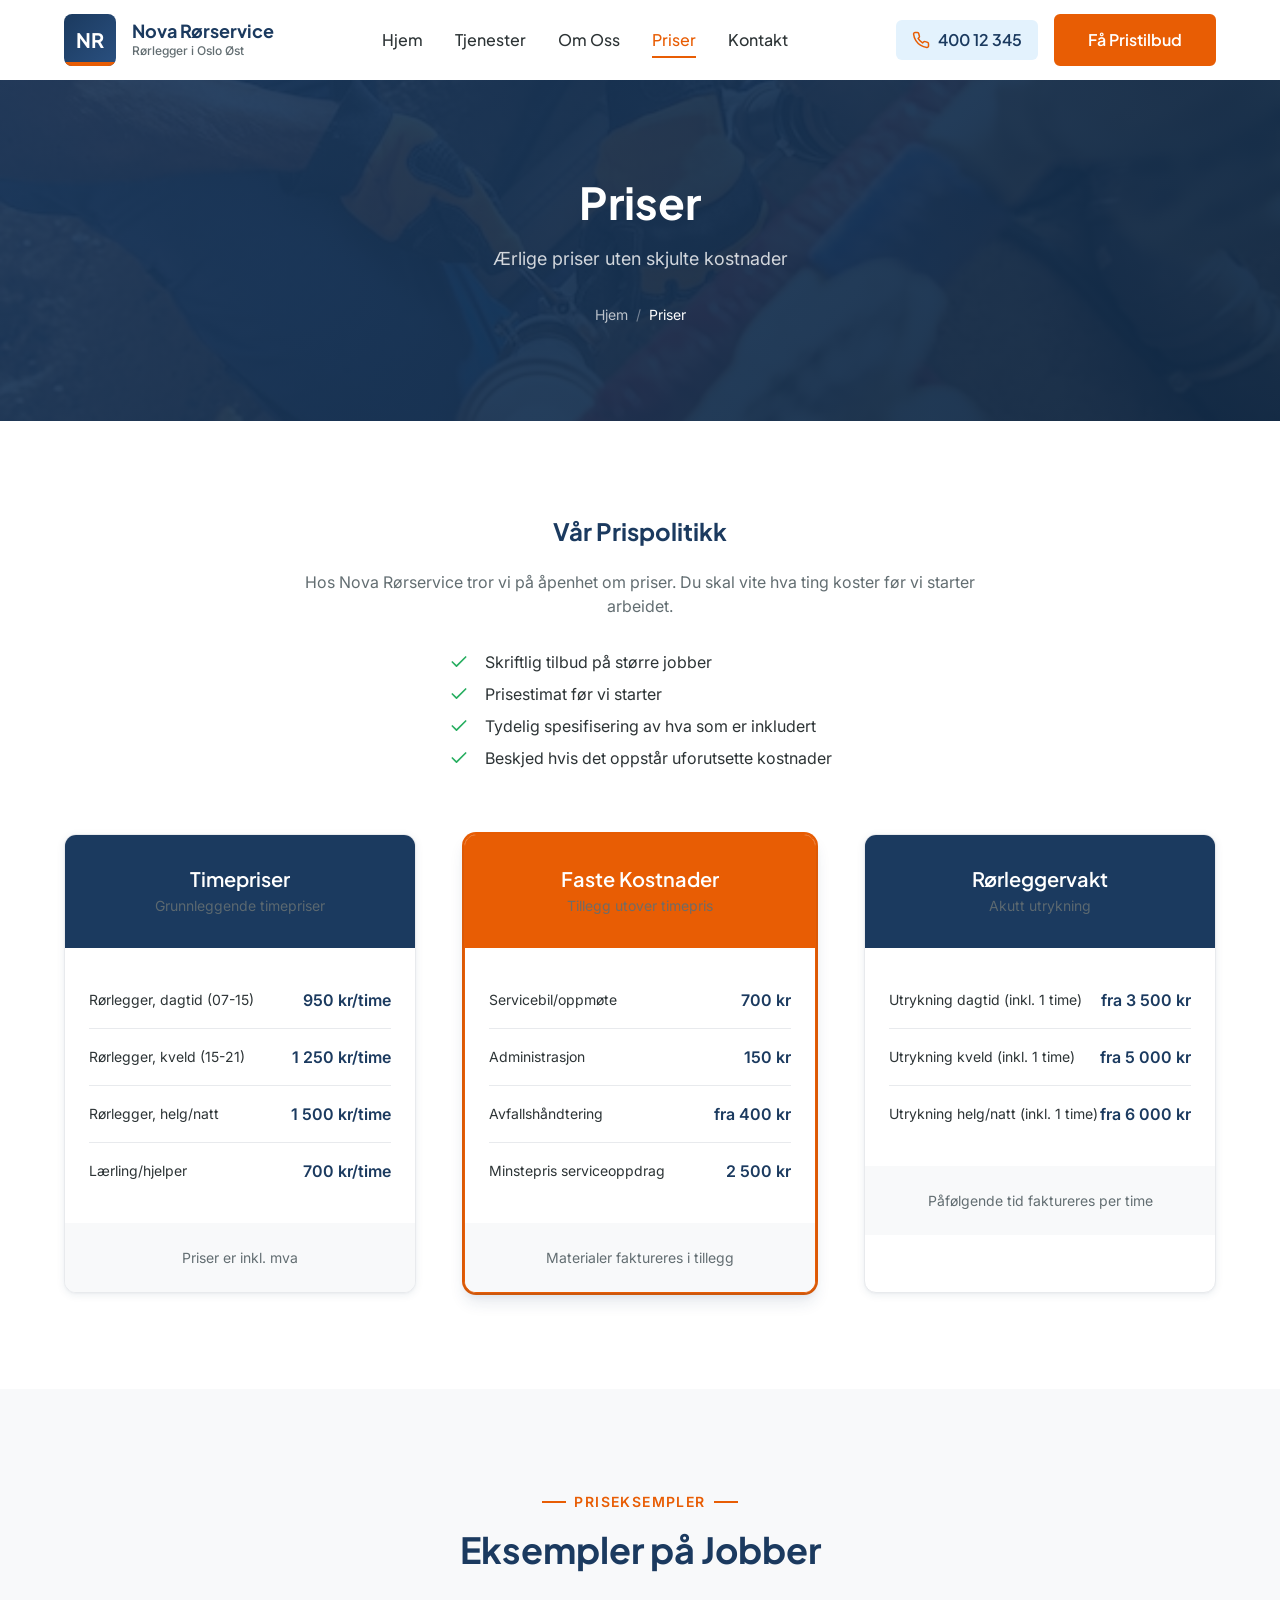
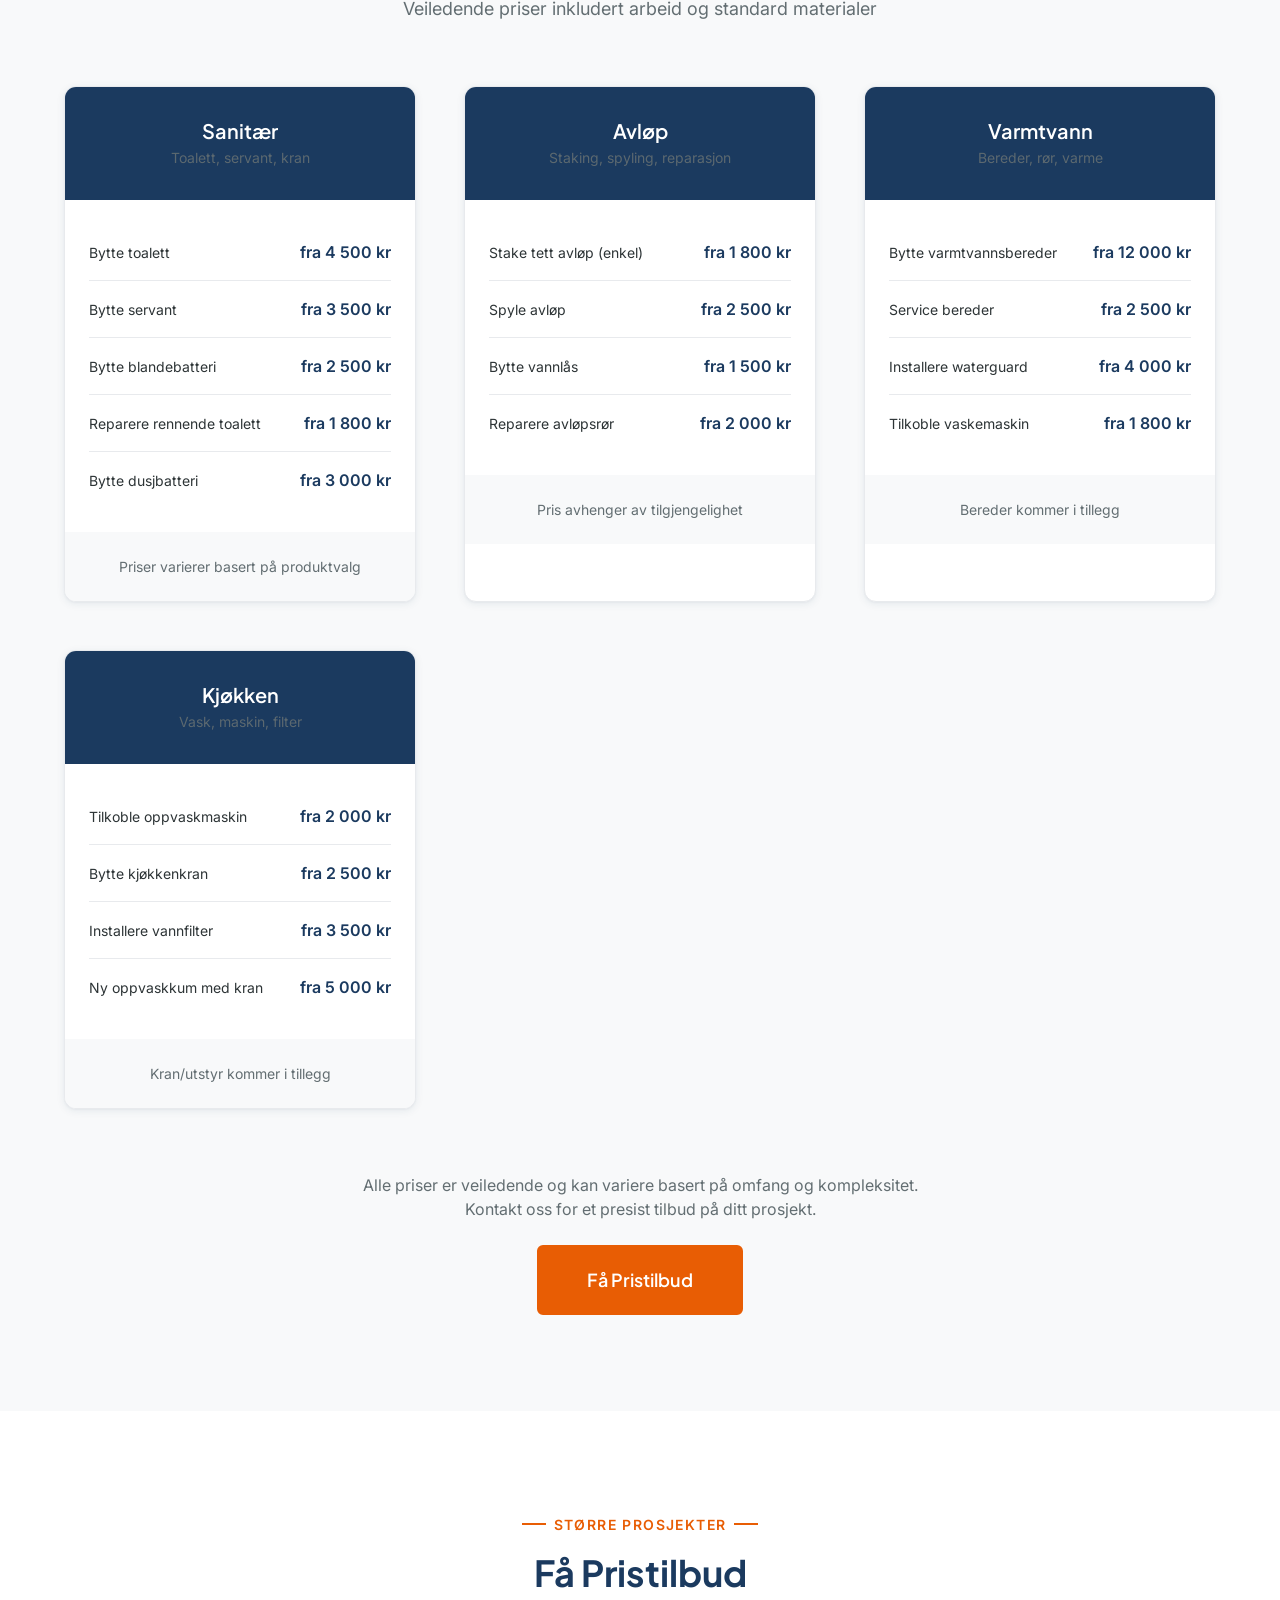
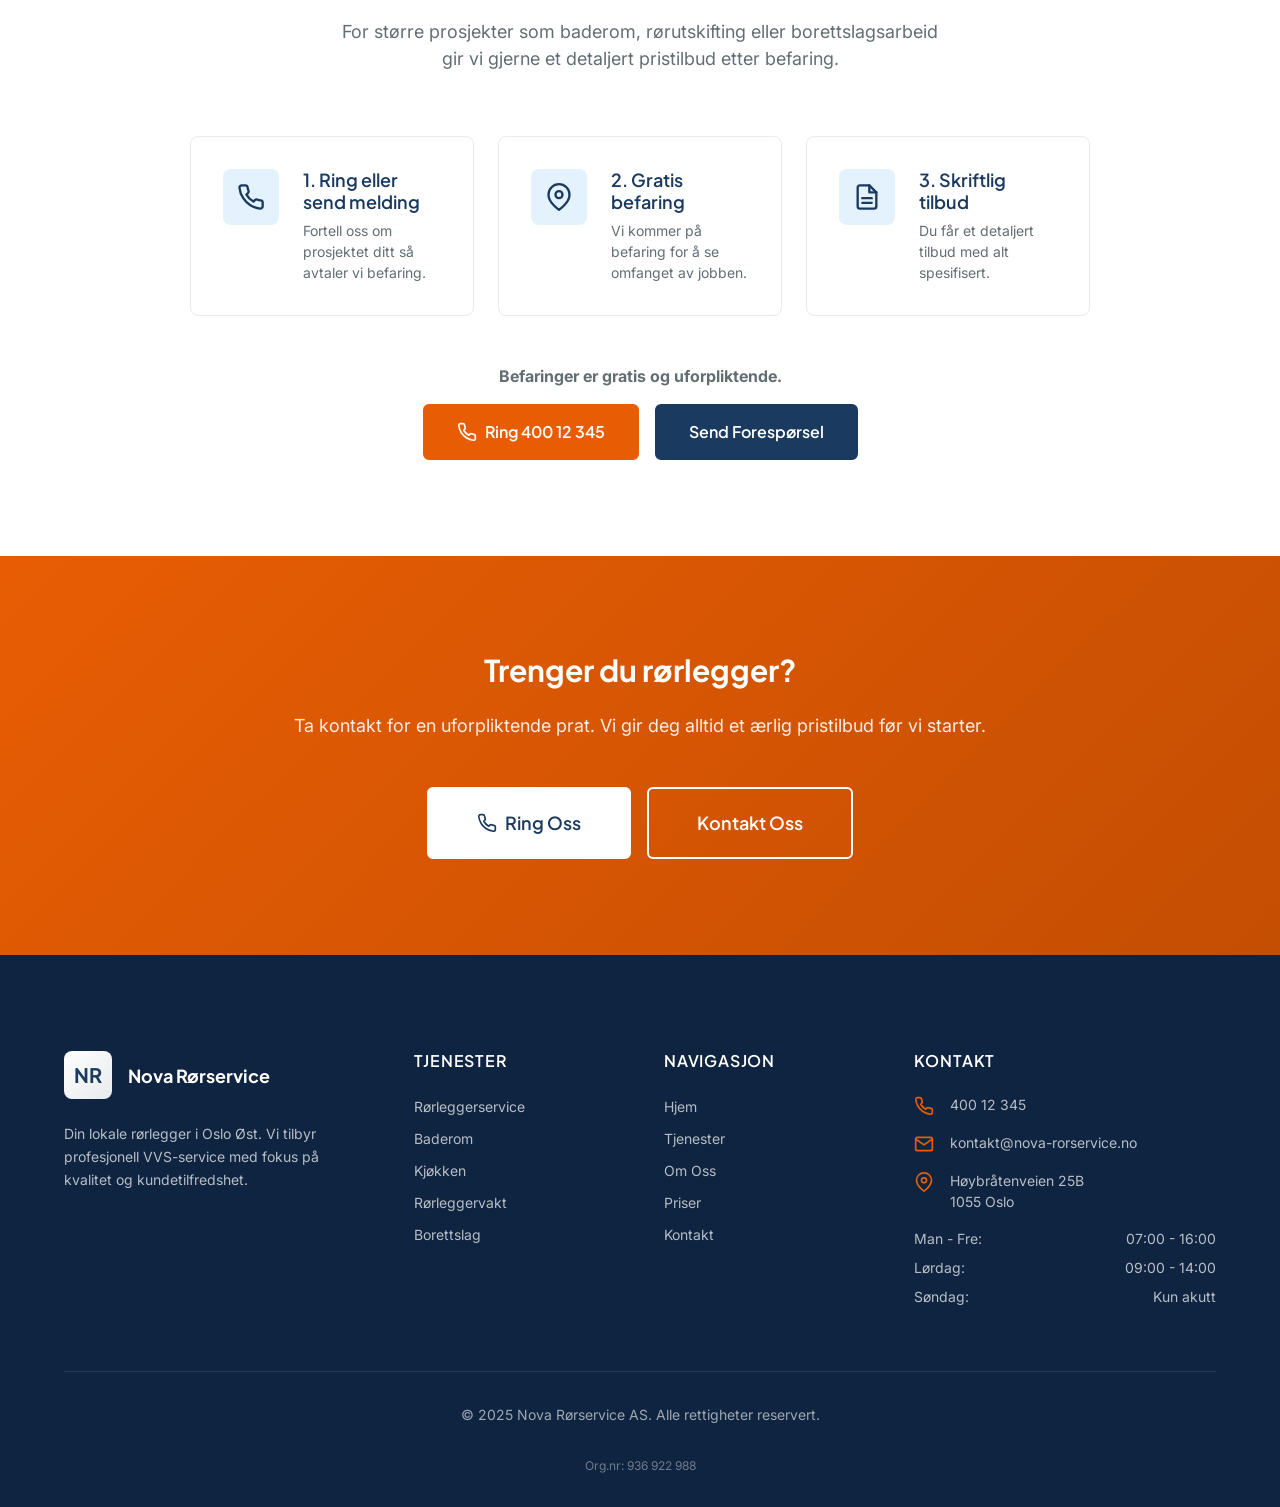
<file: priser.html>
<!DOCTYPE html>
<html lang="nb-NO">
<head>
    <meta charset="UTF-8">
    <meta name="viewport" content="width=device-width, initial-scale=1.0">
    <meta http-equiv="X-UA-Compatible" content="IE=edge">

    <!-- SEO Meta Tags -->
    <title>Rørlegger Priser Oslo 2026 | Nova Rørservice AS</title>
    <meta name="description" content="Åpne priser på rørleggertjenester i Oslo. Timepris, faste priser, rørleggervakt. Få oversikt over hva det koster.">
    <meta name="keywords" content="rørlegger pris oslo, VVS priser, rørleggervakt pris, baderom pris, timepris rørlegger">
    <meta name="author" content="Nova Rørservice AS">
    <meta name="robots" content="index, follow">

    <!-- Open Graph -->
    <meta property="og:title" content="Rørlegger Priser Oslo 2026 | Nova Rørservice AS">
    <meta property="og:description" content="Transparent prising på rørleggertjenester. Se våre timepriser og faste priser.">
    <meta property="og:type" content="website">
    <meta property="og:url" content="https://nova-rorservice.no/priser">
    <meta property="og:locale" content="nb_NO">

    <!-- Favicon -->
    <link rel="icon" type="image/svg+xml" href="data:image/svg+xml,%3Csvg xmlns='http://www.w3.org/2000/svg' viewBox='0 0 100 100'%3E%3Crect fill='%231B3A5F' width='100' height='100' rx='20'/%3E%3Ctext x='50' y='65' font-family='Arial' font-size='40' font-weight='bold' fill='white' text-anchor='middle'%3ENR%3C/text%3E%3Crect fill='%23E85D04' y='85' width='100' height='15' rx='0'/%3E%3C/svg%3E">

    <!-- Google Fonts -->
    <link rel="preconnect" href="https://fonts.googleapis.com">
    <link rel="preconnect" href="https://fonts.gstatic.com" crossorigin>
    <link href="https://fonts.googleapis.com/css2?family=Inter:wght@400;500;600;700&family=Plus+Jakarta+Sans:wght@500;600;700;800&display=swap" rel="stylesheet">

    <!-- Stylesheets -->
    <link rel="stylesheet" href="css/style.css">
</head>
<body>
    <!-- Header -->
    <header class="header" id="header">
        <div class="header__inner">
            <a href="index.html" class="header__logo">
                <div class="header__logo-icon">NR</div>
                <div class="header__logo-text">
                    <span class="header__logo-name">Nova Rørservice</span>
                    <span class="header__logo-tagline">Rørlegger i Oslo Øst</span>
                </div>
            </a>

            <nav class="nav">
                <ul class="nav__list">
                    <li><a href="index.html" class="nav__link">Hjem</a></li>
                    <li><a href="tjenester.html" class="nav__link">Tjenester</a></li>
                    <li><a href="om-oss.html" class="nav__link">Om Oss</a></li>
                    <li><a href="priser.html" class="nav__link nav__link--active">Priser</a></li>
                    <li><a href="kontakt.html" class="nav__link">Kontakt</a></li>
                </ul>
            </nav>

            <div class="header__actions">
                <a href="tel:+4740012345" class="header__phone">
                    <svg class="header__phone-icon" xmlns="http://www.w3.org/2000/svg" viewBox="0 0 24 24" fill="none" stroke="currentColor" stroke-width="2" stroke-linecap="round" stroke-linejoin="round">
                        <path d="M22 16.92v3a2 2 0 0 1-2.18 2 19.79 19.79 0 0 1-8.63-3.07 19.5 19.5 0 0 1-6-6 19.79 19.79 0 0 1-3.07-8.67A2 2 0 0 1 4.11 2h3a2 2 0 0 1 2 1.72 12.84 12.84 0 0 0 .7 2.81 2 2 0 0 1-.45 2.11L8.09 9.91a16 16 0 0 0 6 6l1.27-1.27a2 2 0 0 1 2.11-.45 12.84 12.84 0 0 0 2.81.7A2 2 0 0 1 22 16.92z"></path>
                    </svg>
                    <span>400 12 345</span>
                </a>
                <a href="kontakt.html" class="btn btn--primary header__cta">Få Pristilbud</a>

                <button class="mobile-menu-btn" id="mobile-menu-btn" aria-label="Åpne meny">
                    <span class="hamburger">
                        <span class="hamburger__line"></span>
                        <span class="hamburger__line"></span>
                        <span class="hamburger__line"></span>
                    </span>
                </button>
            </div>
        </div>

        <nav class="mobile-nav" id="mobile-nav">
            <ul class="mobile-nav__list">
                <li><a href="index.html" class="mobile-nav__link">Hjem</a></li>
                <li><a href="tjenester.html" class="mobile-nav__link">Tjenester</a></li>
                <li><a href="om-oss.html" class="mobile-nav__link">Om Oss</a></li>
                <li><a href="priser.html" class="mobile-nav__link mobile-nav__link--active">Priser</a></li>
                <li><a href="kontakt.html" class="mobile-nav__link">Kontakt</a></li>
            </ul>
            <a href="tel:+4740012345" class="mobile-nav__phone">
                <svg xmlns="http://www.w3.org/2000/svg" viewBox="0 0 24 24" fill="none" stroke="currentColor" stroke-width="2" stroke-linecap="round" stroke-linejoin="round">
                    <path d="M22 16.92v3a2 2 0 0 1-2.18 2 19.79 19.79 0 0 1-8.63-3.07 19.5 19.5 0 0 1-6-6 19.79 19.79 0 0 1-3.07-8.67A2 2 0 0 1 4.11 2h3a2 2 0 0 1 2 1.72 12.84 12.84 0 0 0 .7 2.81 2 2 0 0 1-.45 2.11L8.09 9.91a16 16 0 0 0 6 6l1.27-1.27a2 2 0 0 1 2.11-.45 12.84 12.84 0 0 0 2.81.7A2 2 0 0 1 22 16.92z"></path>
                </svg>
                400 12 345
            </a>
            <a href="kontakt.html" class="btn btn--primary btn--lg mobile-nav__cta">Få Pristilbud</a>
        </nav>
    </header>

    <main>
        <!-- Page Hero -->
        <section class="page-hero">
            <div class="container">
                <h1 class="page-hero__title">Priser</h1>
                <p class="page-hero__subtitle">Ærlige priser uten skjulte kostnader</p>
                <nav class="page-hero__breadcrumb">
                    <a href="index.html">Hjem</a>
                    <span class="page-hero__breadcrumb-separator">/</span>
                    <span class="page-hero__breadcrumb-current">Priser</span>
                </nav>
            </div>
        </section>

        <!-- Pricing Introduction -->
        <section class="pricing section">
            <div class="container">
                <div class="pricing__intro">
                    <h2 class="pricing__intro-title">Vår Prispolitikk</h2>
                    <p style="color: var(--nova-text-light); margin-bottom: var(--spacing-xl); text-align: center;">
                        Hos Nova Rørservice tror vi på åpenhet om priser. Du skal vite hva ting koster før vi starter arbeidet.
                    </p>
                    <ul class="pricing__intro-list">
                        <li class="pricing__intro-item">
                            <svg class="pricing__intro-icon" xmlns="http://www.w3.org/2000/svg" viewBox="0 0 24 24" fill="none" stroke="currentColor" stroke-width="2" stroke-linecap="round" stroke-linejoin="round">
                                <polyline points="20 6 9 17 4 12"></polyline>
                            </svg>
                            Skriftlig tilbud på større jobber
                        </li>
                        <li class="pricing__intro-item">
                            <svg class="pricing__intro-icon" xmlns="http://www.w3.org/2000/svg" viewBox="0 0 24 24" fill="none" stroke="currentColor" stroke-width="2" stroke-linecap="round" stroke-linejoin="round">
                                <polyline points="20 6 9 17 4 12"></polyline>
                            </svg>
                            Prisestimat før vi starter
                        </li>
                        <li class="pricing__intro-item">
                            <svg class="pricing__intro-icon" xmlns="http://www.w3.org/2000/svg" viewBox="0 0 24 24" fill="none" stroke="currentColor" stroke-width="2" stroke-linecap="round" stroke-linejoin="round">
                                <polyline points="20 6 9 17 4 12"></polyline>
                            </svg>
                            Tydelig spesifisering av hva som er inkludert
                        </li>
                        <li class="pricing__intro-item">
                            <svg class="pricing__intro-icon" xmlns="http://www.w3.org/2000/svg" viewBox="0 0 24 24" fill="none" stroke="currentColor" stroke-width="2" stroke-linecap="round" stroke-linejoin="round">
                                <polyline points="20 6 9 17 4 12"></polyline>
                            </svg>
                            Beskjed hvis det oppstår uforutsette kostnader
                        </li>
                    </ul>
                </div>

                <div class="pricing__tables">
                    <!-- Timepriser -->
                    <div class="price-table">
                        <div class="price-table__header">
                            <h3 class="price-table__title">Timepriser</h3>
                            <p class="price-table__subtitle">Grunnleggende timepriser</p>
                        </div>
                        <div class="price-table__body">
                            <div class="price-table__row">
                                <span class="price-table__service">Rørlegger, dagtid (07-15)</span>
                                <span class="price-table__price">950 kr/time</span>
                            </div>
                            <div class="price-table__row">
                                <span class="price-table__service">Rørlegger, kveld (15-21)</span>
                                <span class="price-table__price">1 250 kr/time</span>
                            </div>
                            <div class="price-table__row">
                                <span class="price-table__service">Rørlegger, helg/natt</span>
                                <span class="price-table__price">1 500 kr/time</span>
                            </div>
                            <div class="price-table__row">
                                <span class="price-table__service">Lærling/hjelper</span>
                                <span class="price-table__price">700 kr/time</span>
                            </div>
                        </div>
                        <div class="price-table__note">
                            Priser er inkl. mva
                        </div>
                    </div>

                    <!-- Faste kostnader -->
                    <div class="price-table price-table--featured">
                        <div class="price-table__header">
                            <h3 class="price-table__title">Faste Kostnader</h3>
                            <p class="price-table__subtitle">Tillegg utover timepris</p>
                        </div>
                        <div class="price-table__body">
                            <div class="price-table__row">
                                <span class="price-table__service">Servicebil/oppmøte</span>
                                <span class="price-table__price">700 kr</span>
                            </div>
                            <div class="price-table__row">
                                <span class="price-table__service">Administrasjon</span>
                                <span class="price-table__price">150 kr</span>
                            </div>
                            <div class="price-table__row">
                                <span class="price-table__service">Avfallshåndtering</span>
                                <span class="price-table__price">fra 400 kr</span>
                            </div>
                            <div class="price-table__row">
                                <span class="price-table__service">Minstepris serviceoppdrag</span>
                                <span class="price-table__price">2 500 kr</span>
                            </div>
                        </div>
                        <div class="price-table__note">
                            Materialer faktureres i tillegg
                        </div>
                    </div>

                    <!-- Akutt/Rørleggervakt -->
                    <div class="price-table">
                        <div class="price-table__header">
                            <h3 class="price-table__title">Rørleggervakt</h3>
                            <p class="price-table__subtitle">Akutt utrykning</p>
                        </div>
                        <div class="price-table__body">
                            <div class="price-table__row">
                                <span class="price-table__service">Utrykning dagtid (inkl. 1 time)</span>
                                <span class="price-table__price">fra 3 500 kr</span>
                            </div>
                            <div class="price-table__row">
                                <span class="price-table__service">Utrykning kveld (inkl. 1 time)</span>
                                <span class="price-table__price">fra 5 000 kr</span>
                            </div>
                            <div class="price-table__row">
                                <span class="price-table__service">Utrykning helg/natt (inkl. 1 time)</span>
                                <span class="price-table__price">fra 6 000 kr</span>
                            </div>
                        </div>
                        <div class="price-table__note">
                            Påfølgende tid faktureres per time
                        </div>
                    </div>
                </div>
            </div>
        </section>

        <!-- Example Jobs -->
        <section class="section bg-light">
            <div class="container">
                <div class="section-header">
                    <span class="section-header__label">Priseksempler</span>
                    <h2 class="section-header__title">Eksempler på Jobber</h2>
                    <p class="section-header__subtitle">Veiledende priser inkludert arbeid og standard materialer</p>
                </div>

                <div class="pricing__tables">
                    <!-- Sanitær -->
                    <div class="price-table">
                        <div class="price-table__header">
                            <h3 class="price-table__title">Sanitær</h3>
                            <p class="price-table__subtitle">Toalett, servant, kran</p>
                        </div>
                        <div class="price-table__body">
                            <div class="price-table__row">
                                <span class="price-table__service">Bytte toalett</span>
                                <span class="price-table__price">fra 4 500 kr</span>
                            </div>
                            <div class="price-table__row">
                                <span class="price-table__service">Bytte servant</span>
                                <span class="price-table__price">fra 3 500 kr</span>
                            </div>
                            <div class="price-table__row">
                                <span class="price-table__service">Bytte blandebatteri</span>
                                <span class="price-table__price">fra 2 500 kr</span>
                            </div>
                            <div class="price-table__row">
                                <span class="price-table__service">Reparere rennende toalett</span>
                                <span class="price-table__price">fra 1 800 kr</span>
                            </div>
                            <div class="price-table__row">
                                <span class="price-table__service">Bytte dusjbatteri</span>
                                <span class="price-table__price">fra 3 000 kr</span>
                            </div>
                        </div>
                        <div class="price-table__note">
                            Priser varierer basert på produktvalg
                        </div>
                    </div>

                    <!-- Avløp -->
                    <div class="price-table">
                        <div class="price-table__header">
                            <h3 class="price-table__title">Avløp</h3>
                            <p class="price-table__subtitle">Staking, spyling, reparasjon</p>
                        </div>
                        <div class="price-table__body">
                            <div class="price-table__row">
                                <span class="price-table__service">Stake tett avløp (enkel)</span>
                                <span class="price-table__price">fra 1 800 kr</span>
                            </div>
                            <div class="price-table__row">
                                <span class="price-table__service">Spyle avløp</span>
                                <span class="price-table__price">fra 2 500 kr</span>
                            </div>
                            <div class="price-table__row">
                                <span class="price-table__service">Bytte vannlås</span>
                                <span class="price-table__price">fra 1 500 kr</span>
                            </div>
                            <div class="price-table__row">
                                <span class="price-table__service">Reparere avløpsrør</span>
                                <span class="price-table__price">fra 2 000 kr</span>
                            </div>
                        </div>
                        <div class="price-table__note">
                            Pris avhenger av tilgjengelighet
                        </div>
                    </div>

                    <!-- Varmtvann -->
                    <div class="price-table">
                        <div class="price-table__header">
                            <h3 class="price-table__title">Varmtvann</h3>
                            <p class="price-table__subtitle">Bereder, rør, varme</p>
                        </div>
                        <div class="price-table__body">
                            <div class="price-table__row">
                                <span class="price-table__service">Bytte varmtvannsbereder</span>
                                <span class="price-table__price">fra 12 000 kr</span>
                            </div>
                            <div class="price-table__row">
                                <span class="price-table__service">Service bereder</span>
                                <span class="price-table__price">fra 2 500 kr</span>
                            </div>
                            <div class="price-table__row">
                                <span class="price-table__service">Installere waterguard</span>
                                <span class="price-table__price">fra 4 000 kr</span>
                            </div>
                            <div class="price-table__row">
                                <span class="price-table__service">Tilkoble vaskemaskin</span>
                                <span class="price-table__price">fra 1 800 kr</span>
                            </div>
                        </div>
                        <div class="price-table__note">
                            Bereder kommer i tillegg
                        </div>
                    </div>

                    <!-- Kjøkken -->
                    <div class="price-table">
                        <div class="price-table__header">
                            <h3 class="price-table__title">Kjøkken</h3>
                            <p class="price-table__subtitle">Vask, maskin, filter</p>
                        </div>
                        <div class="price-table__body">
                            <div class="price-table__row">
                                <span class="price-table__service">Tilkoble oppvaskmaskin</span>
                                <span class="price-table__price">fra 2 000 kr</span>
                            </div>
                            <div class="price-table__row">
                                <span class="price-table__service">Bytte kjøkkenkran</span>
                                <span class="price-table__price">fra 2 500 kr</span>
                            </div>
                            <div class="price-table__row">
                                <span class="price-table__service">Installere vannfilter</span>
                                <span class="price-table__price">fra 3 500 kr</span>
                            </div>
                            <div class="price-table__row">
                                <span class="price-table__service">Ny oppvaskkum med kran</span>
                                <span class="price-table__price">fra 5 000 kr</span>
                            </div>
                        </div>
                        <div class="price-table__note">
                            Kran/utstyr kommer i tillegg
                        </div>
                    </div>
                </div>

                <div class="text-center" style="margin-top: var(--spacing-3xl);">
                    <p style="color: var(--nova-text-light); margin-bottom: var(--spacing-lg); max-width: 600px; margin-left: auto; margin-right: auto;">
                        Alle priser er veiledende og kan variere basert på omfang og kompleksitet. Kontakt oss for et presist tilbud på ditt prosjekt.
                    </p>
                    <a href="kontakt.html" class="btn btn--primary btn--lg">Få Pristilbud</a>
                </div>
            </div>
        </section>

        <!-- Quote Request Section -->
        <section class="section">
            <div class="container">
                <div class="section-header">
                    <span class="section-header__label">Større Prosjekter</span>
                    <h2 class="section-header__title">Få Pristilbud</h2>
                    <p class="section-header__subtitle">For større prosjekter som baderom, rørutskifting eller borettslagsarbeid gir vi gjerne et detaljert pristilbud etter befaring.</p>
                </div>

                <div class="why-us__grid" style="max-width: 900px; margin: 0 auto;">
                    <div class="why-us__card">
                        <div class="why-us__icon">
                            <svg xmlns="http://www.w3.org/2000/svg" viewBox="0 0 24 24" fill="none" stroke="currentColor" stroke-width="2" stroke-linecap="round" stroke-linejoin="round">
                                <path d="M22 16.92v3a2 2 0 0 1-2.18 2 19.79 19.79 0 0 1-8.63-3.07 19.5 19.5 0 0 1-6-6 19.79 19.79 0 0 1-3.07-8.67A2 2 0 0 1 4.11 2h3a2 2 0 0 1 2 1.72 12.84 12.84 0 0 0 .7 2.81 2 2 0 0 1-.45 2.11L8.09 9.91a16 16 0 0 0 6 6l1.27-1.27a2 2 0 0 1 2.11-.45 12.84 12.84 0 0 0 2.81.7A2 2 0 0 1 22 16.92z"></path>
                            </svg>
                        </div>
                        <div class="why-us__content">
                            <h3 class="why-us__title">1. Ring eller send melding</h3>
                            <p class="why-us__text">Fortell oss om prosjektet ditt så avtaler vi befaring.</p>
                        </div>
                    </div>

                    <div class="why-us__card">
                        <div class="why-us__icon">
                            <svg xmlns="http://www.w3.org/2000/svg" viewBox="0 0 24 24" fill="none" stroke="currentColor" stroke-width="2" stroke-linecap="round" stroke-linejoin="round">
                                <path d="M21 10c0 7-9 13-9 13s-9-6-9-13a9 9 0 0 1 18 0z"></path>
                                <circle cx="12" cy="10" r="3"></circle>
                            </svg>
                        </div>
                        <div class="why-us__content">
                            <h3 class="why-us__title">2. Gratis befaring</h3>
                            <p class="why-us__text">Vi kommer på befaring for å se omfanget av jobben.</p>
                        </div>
                    </div>

                    <div class="why-us__card">
                        <div class="why-us__icon">
                            <svg xmlns="http://www.w3.org/2000/svg" viewBox="0 0 24 24" fill="none" stroke="currentColor" stroke-width="2" stroke-linecap="round" stroke-linejoin="round">
                                <path d="M14 2H6a2 2 0 0 0-2 2v16a2 2 0 0 0 2 2h12a2 2 0 0 0 2-2V8z"></path>
                                <polyline points="14 2 14 8 20 8"></polyline>
                                <line x1="16" y1="13" x2="8" y2="13"></line>
                                <line x1="16" y1="17" x2="8" y2="17"></line>
                            </svg>
                        </div>
                        <div class="why-us__content">
                            <h3 class="why-us__title">3. Skriftlig tilbud</h3>
                            <p class="why-us__text">Du får et detaljert tilbud med alt spesifisert.</p>
                        </div>
                    </div>
                </div>

                <div class="text-center" style="margin-top: var(--spacing-2xl);">
                    <p style="color: var(--nova-text-light); margin-bottom: var(--spacing-md);">
                        <strong>Befaringer er gratis og uforpliktende.</strong>
                    </p>
                    <div style="display: flex; gap: var(--spacing-md); justify-content: center; flex-wrap: wrap;">
                        <a href="tel:+4740012345" class="btn btn--primary">
                            <svg class="btn__icon" xmlns="http://www.w3.org/2000/svg" viewBox="0 0 24 24" fill="none" stroke="currentColor" stroke-width="2" stroke-linecap="round" stroke-linejoin="round">
                                <path d="M22 16.92v3a2 2 0 0 1-2.18 2 19.79 19.79 0 0 1-8.63-3.07 19.5 19.5 0 0 1-6-6 19.79 19.79 0 0 1-3.07-8.67A2 2 0 0 1 4.11 2h3a2 2 0 0 1 2 1.72 12.84 12.84 0 0 0 .7 2.81 2 2 0 0 1-.45 2.11L8.09 9.91a16 16 0 0 0 6 6l1.27-1.27a2 2 0 0 1 2.11-.45 12.84 12.84 0 0 0 2.81.7A2 2 0 0 1 22 16.92z"></path>
                            </svg>
                            Ring 400 12 345
                        </a>
                        <a href="kontakt.html" class="btn btn--secondary">Send Forespørsel</a>
                    </div>
                </div>
            </div>
        </section>

        <!-- CTA Section -->
        <section class="cta section">
            <div class="container">
                <div class="cta__content">
                    <h2 class="cta__title">Trenger du rørlegger?</h2>
                    <p class="cta__text">
                        Ta kontakt for en uforpliktende prat. Vi gir deg alltid et ærlig pristilbud før vi starter.
                    </p>
                    <div class="cta__actions">
                        <a href="tel:+4740012345" class="btn btn--white btn--lg">
                            <svg class="btn__icon" xmlns="http://www.w3.org/2000/svg" viewBox="0 0 24 24" fill="none" stroke="currentColor" stroke-width="2" stroke-linecap="round" stroke-linejoin="round">
                                <path d="M22 16.92v3a2 2 0 0 1-2.18 2 19.79 19.79 0 0 1-8.63-3.07 19.5 19.5 0 0 1-6-6 19.79 19.79 0 0 1-3.07-8.67A2 2 0 0 1 4.11 2h3a2 2 0 0 1 2 1.72 12.84 12.84 0 0 0 .7 2.81 2 2 0 0 1-.45 2.11L8.09 9.91a16 16 0 0 0 6 6l1.27-1.27a2 2 0 0 1 2.11-.45 12.84 12.84 0 0 0 2.81.7A2 2 0 0 1 22 16.92z"></path>
                            </svg>
                            Ring Oss
                        </a>
                        <a href="kontakt.html" class="btn btn--outline-white btn--lg">Kontakt Oss</a>
                    </div>
                </div>
            </div>
        </section>
    </main>

    <!-- Footer -->
    <footer class="footer">
        <div class="container">
            <div class="footer__grid">
                <div class="footer__brand">
                    <div class="footer__logo">
                        <div class="footer__logo-icon">NR</div>
                        <span class="footer__logo-text">Nova Rørservice</span>
                    </div>
                    <p class="footer__description">
                        Din lokale rørlegger i Oslo Øst. Vi tilbyr profesjonell VVS-service med fokus på kvalitet og kundetilfredshet.
                    </p>
                </div>

                <div class="footer__section">
                    <h4 class="footer__title">Tjenester</h4>
                    <ul class="footer__links">
                        <li><a href="tjenester.html#rorleggerservice" class="footer__link">Rørleggerservice</a></li>
                        <li><a href="tjenester.html#baderom" class="footer__link">Baderom</a></li>
                        <li><a href="tjenester.html#kjokken" class="footer__link">Kjøkken</a></li>
                        <li><a href="tjenester.html#rorleggervakt" class="footer__link">Rørleggervakt</a></li>
                        <li><a href="tjenester.html#borettslag" class="footer__link">Borettslag</a></li>
                    </ul>
                </div>

                <div class="footer__section">
                    <h4 class="footer__title">Navigasjon</h4>
                    <ul class="footer__links">
                        <li><a href="index.html" class="footer__link">Hjem</a></li>
                        <li><a href="tjenester.html" class="footer__link">Tjenester</a></li>
                        <li><a href="om-oss.html" class="footer__link">Om Oss</a></li>
                        <li><a href="priser.html" class="footer__link">Priser</a></li>
                        <li><a href="kontakt.html" class="footer__link">Kontakt</a></li>
                    </ul>
                </div>

                <div class="footer__section">
                    <h4 class="footer__title">Kontakt</h4>
                    <div class="footer__contact-item">
                        <svg xmlns="http://www.w3.org/2000/svg" viewBox="0 0 24 24" fill="none" stroke="currentColor" stroke-width="2" stroke-linecap="round" stroke-linejoin="round">
                            <path d="M22 16.92v3a2 2 0 0 1-2.18 2 19.79 19.79 0 0 1-8.63-3.07 19.5 19.5 0 0 1-6-6 19.79 19.79 0 0 1-3.07-8.67A2 2 0 0 1 4.11 2h3a2 2 0 0 1 2 1.72 12.84 12.84 0 0 0 .7 2.81 2 2 0 0 1-.45 2.11L8.09 9.91a16 16 0 0 0 6 6l1.27-1.27a2 2 0 0 1 2.11-.45 12.84 12.84 0 0 0 2.81.7A2 2 0 0 1 22 16.92z"></path>
                        </svg>
                        <a href="tel:+4740012345" class="footer__contact-link">400 12 345</a>
                    </div>
                    <div class="footer__contact-item">
                        <svg xmlns="http://www.w3.org/2000/svg" viewBox="0 0 24 24" fill="none" stroke="currentColor" stroke-width="2" stroke-linecap="round" stroke-linejoin="round">
                            <path d="M4 4h16c1.1 0 2 .9 2 2v12c0 1.1-.9 2-2 2H4c-1.1 0-2-.9-2-2V6c0-1.1.9-2 2-2z"></path>
                            <polyline points="22,6 12,13 2,6"></polyline>
                        </svg>
                        <a href="mailto:kontakt@nova-rorservice.no" class="footer__contact-link">kontakt@nova-rorservice.no</a>
                    </div>
                    <div class="footer__contact-item">
                        <svg xmlns="http://www.w3.org/2000/svg" viewBox="0 0 24 24" fill="none" stroke="currentColor" stroke-width="2" stroke-linecap="round" stroke-linejoin="round">
                            <path d="M21 10c0 7-9 13-9 13s-9-6-9-13a9 9 0 0 1 18 0z"></path>
                            <circle cx="12" cy="10" r="3"></circle>
                        </svg>
                        <span>Høybråtenveien 25B<br>1055 Oslo</span>
                    </div>

                    <div class="footer__hours">
                        <div class="footer__hours-row">
                            <span>Man - Fre:</span>
                            <span>07:00 - 16:00</span>
                        </div>
                        <div class="footer__hours-row">
                            <span>Lørdag:</span>
                            <span>09:00 - 14:00</span>
                        </div>
                        <div class="footer__hours-row">
                            <span>Søndag:</span>
                            <span>Kun akutt</span>
                        </div>
                    </div>
                </div>
            </div>

            <div class="footer__bottom">
                <div class="footer__bottom-inner">
                    <p class="footer__copyright">&copy; 2025 Nova Rørservice AS. Alle rettigheter reservert.</p>
                    <p class="footer__org">Org.nr: 936 922 988</p>
                </div>
            </div>
        </div>
    </footer>

    <button class="back-to-top" id="back-to-top" aria-label="Tilbake til toppen">
        <svg xmlns="http://www.w3.org/2000/svg" viewBox="0 0 24 24" fill="none" stroke="currentColor" stroke-width="2" stroke-linecap="round" stroke-linejoin="round">
            <polyline points="18 15 12 9 6 15"></polyline>
        </svg>
    </button>

    <script src="js/main.js"></script>
</body>
</html>
</file>
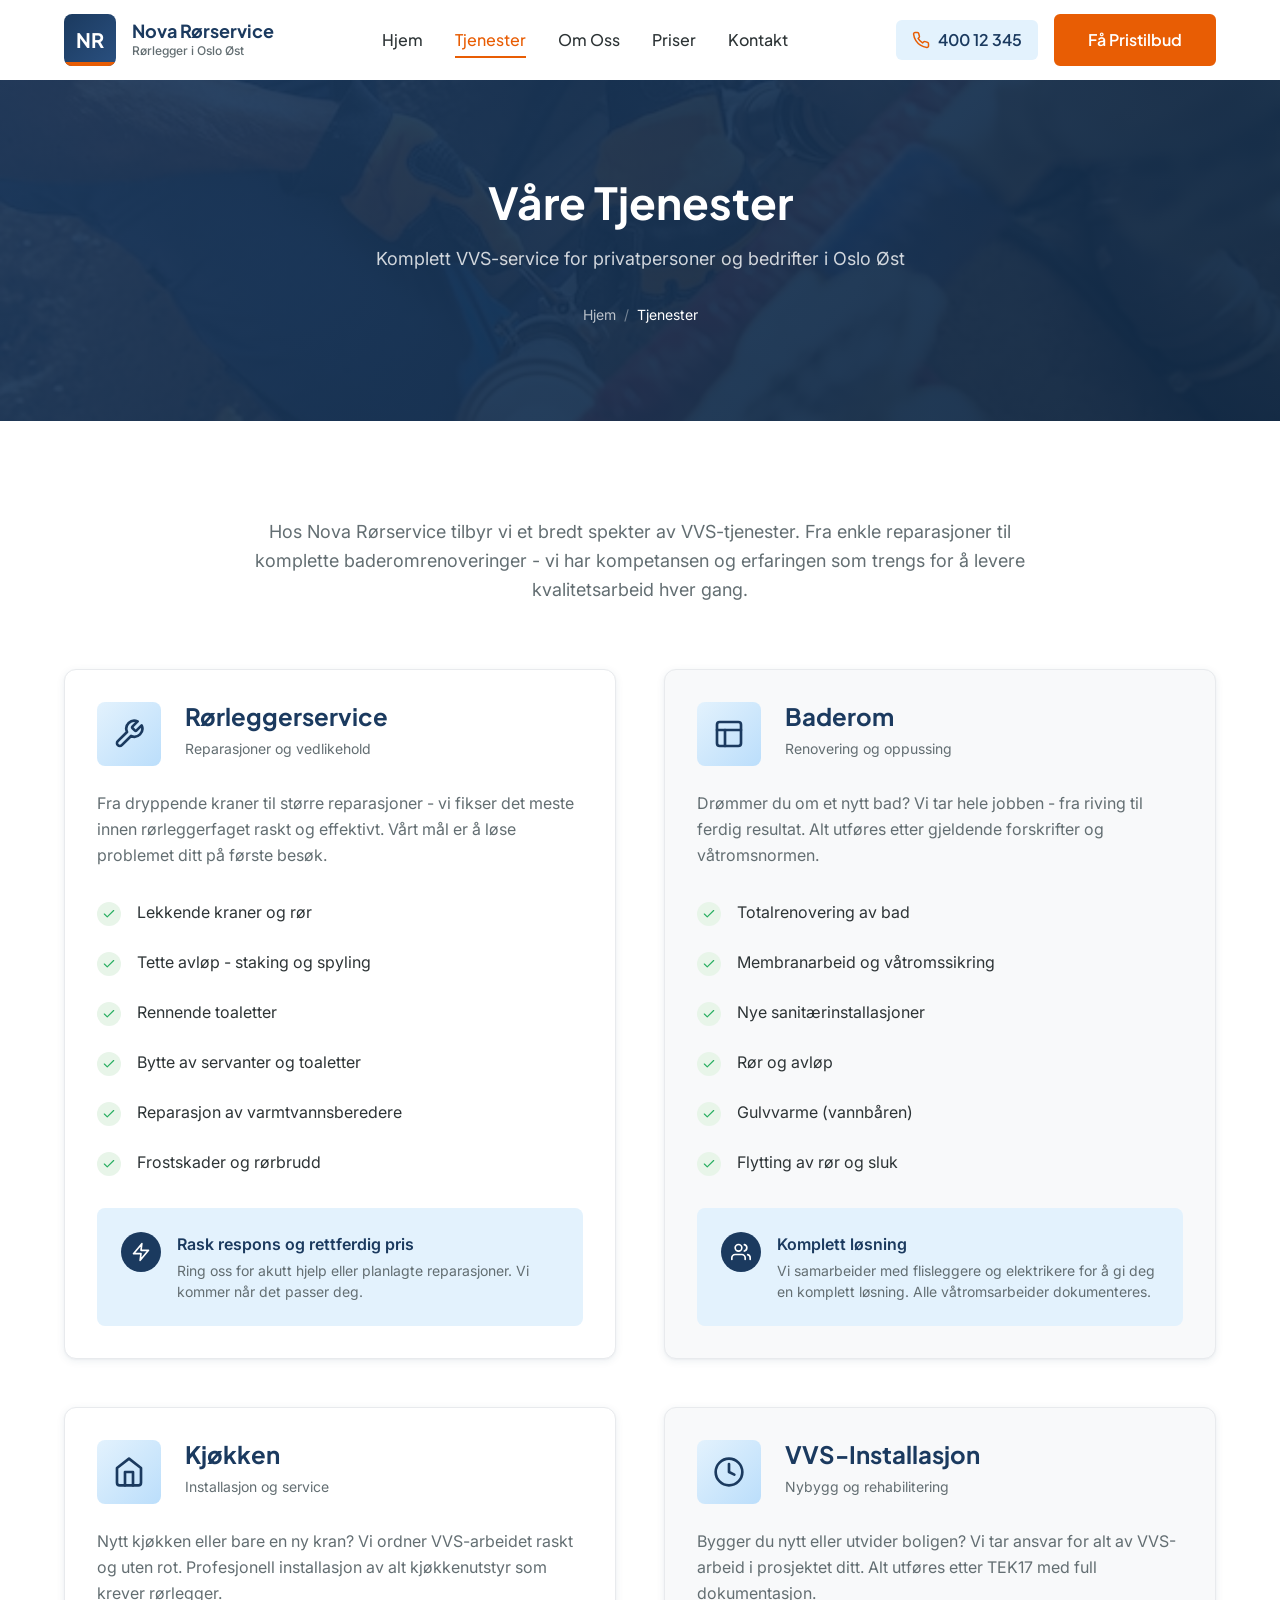
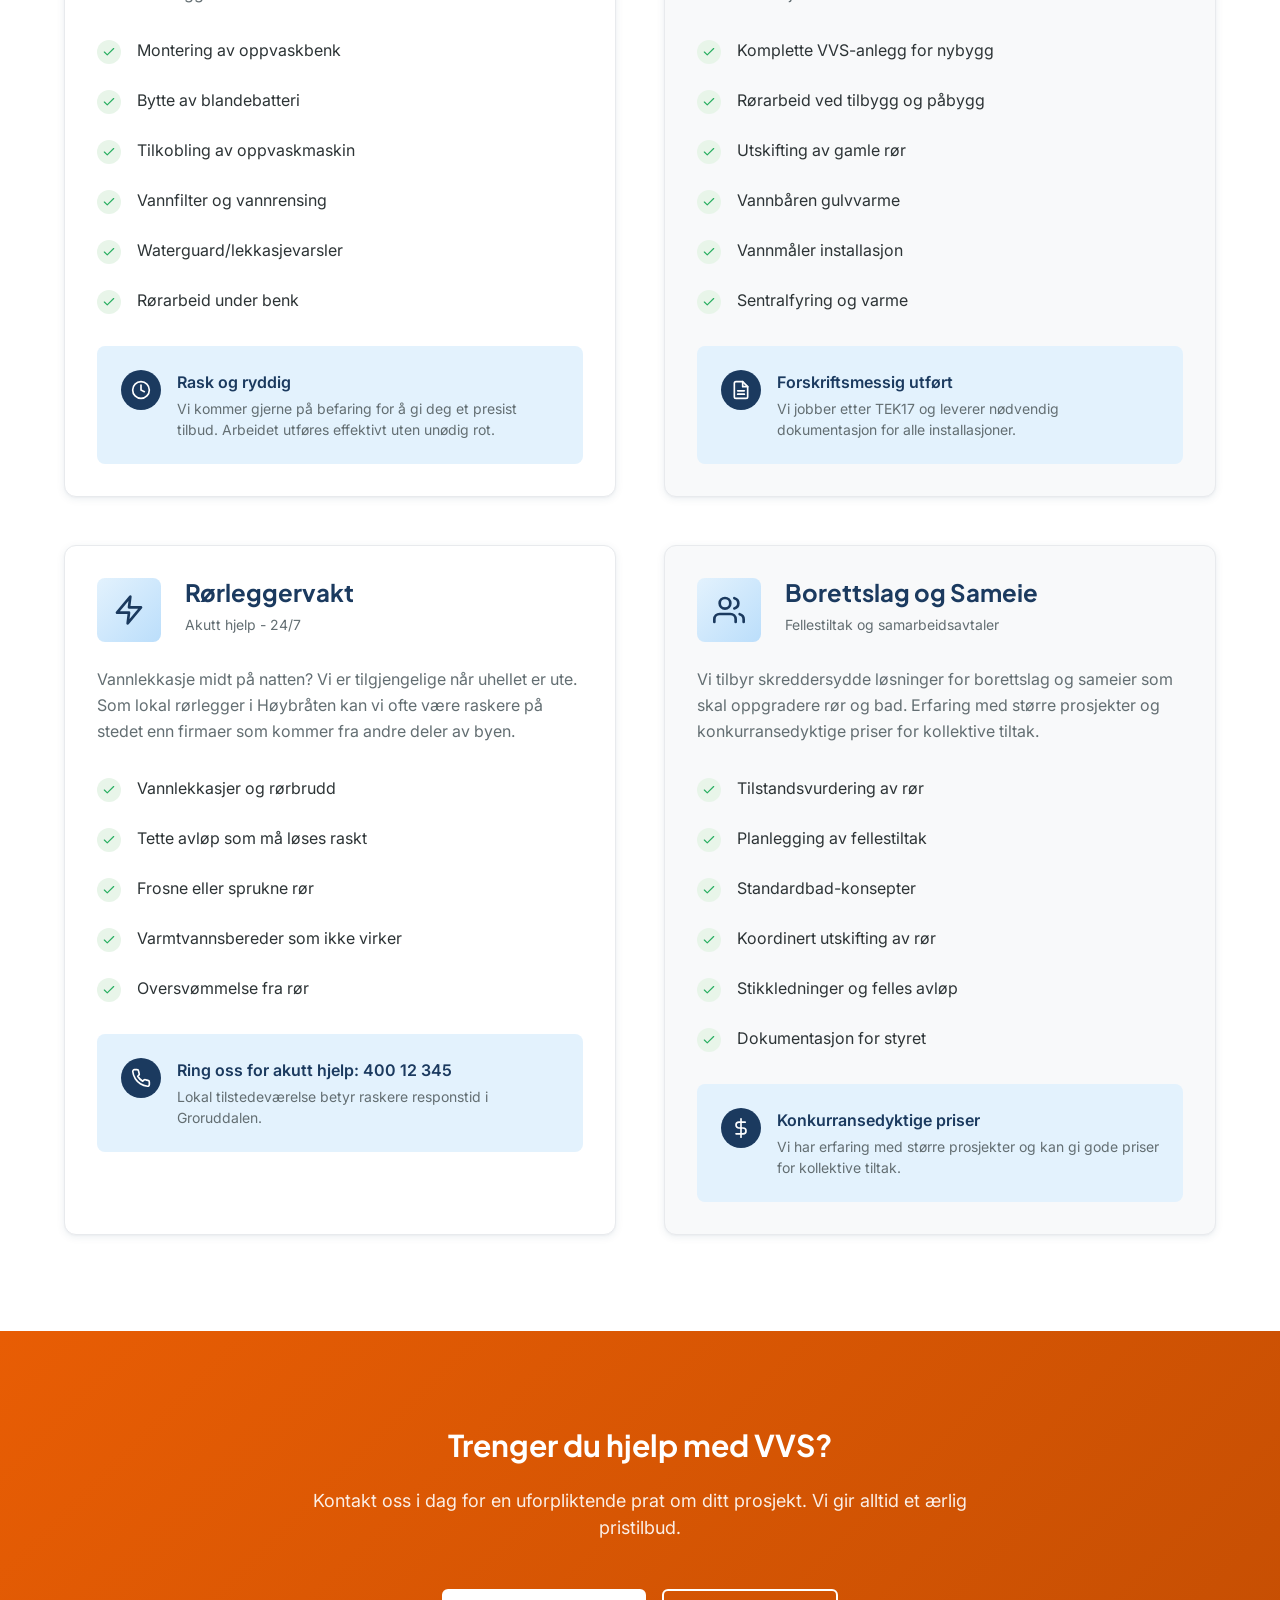
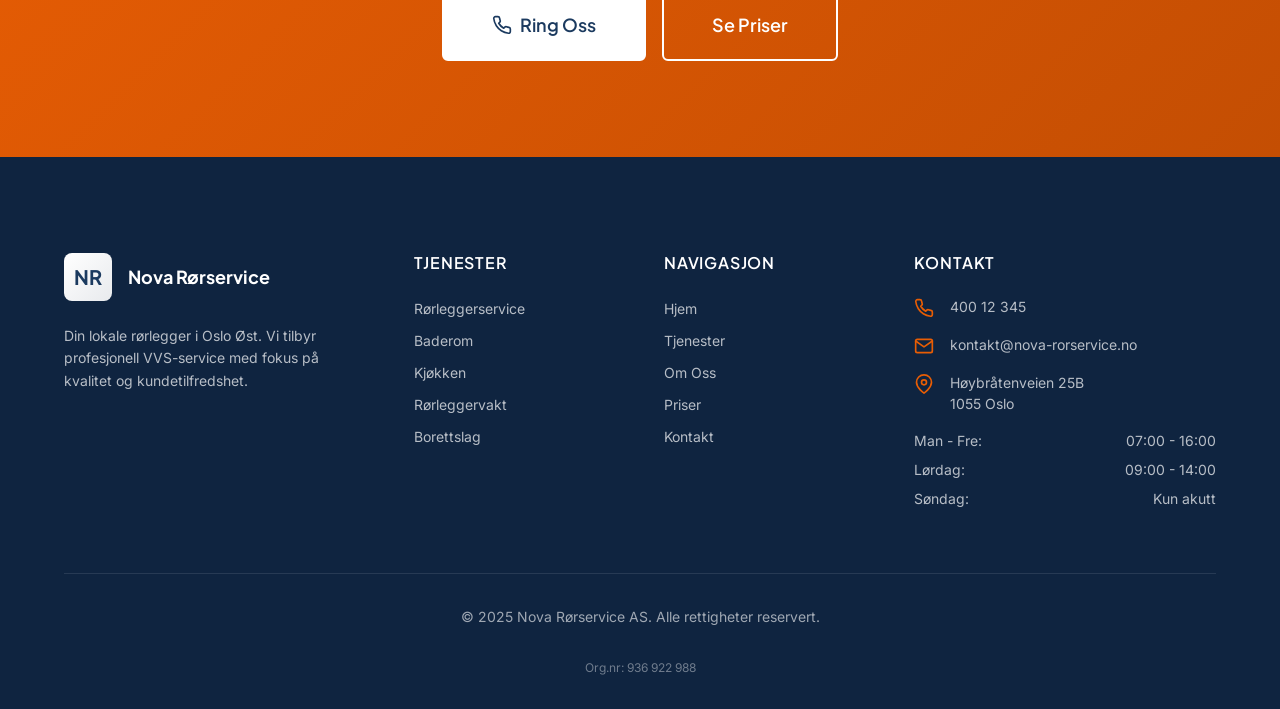
<file: tjenester.html>
<!DOCTYPE html>
<html lang="nb-NO">
<head>
    <meta charset="UTF-8">
    <meta name="viewport" content="width=device-width, initial-scale=1.0">
    <meta http-equiv="X-UA-Compatible" content="IE=edge">

    <!-- SEO Meta Tags -->
    <title>VVS-Tjenester Oslo | Rørlegger, Bad, Akutt | Nova Rørservice</title>
    <meta name="description" content="Komplett VVS-service i Oslo øst. Rørleggerservice, baderom renovering, rørleggervakt. Se våre tjenester og priser.">
    <meta name="keywords" content="rørlegger tjenester oslo, VVS oslo øst, baderom renovering, rørleggervakt, kjøkken VVS">
    <meta name="author" content="Nova Rørservice AS">
    <meta name="robots" content="index, follow">

    <!-- Open Graph -->
    <meta property="og:title" content="VVS-Tjenester Oslo | Nova Rørservice AS">
    <meta property="og:description" content="Komplett VVS-service i Oslo øst. Rørleggerservice, baderom renovering, akutt hjelp.">
    <meta property="og:type" content="website">
    <meta property="og:url" content="https://nova-rorservice.no/tjenester">
    <meta property="og:locale" content="nb_NO">

    <!-- Favicon -->
    <link rel="icon" type="image/svg+xml" href="data:image/svg+xml,%3Csvg xmlns='http://www.w3.org/2000/svg' viewBox='0 0 100 100'%3E%3Crect fill='%231B3A5F' width='100' height='100' rx='20'/%3E%3Ctext x='50' y='65' font-family='Arial' font-size='40' font-weight='bold' fill='white' text-anchor='middle'%3ENR%3C/text%3E%3Crect fill='%23E85D04' y='85' width='100' height='15' rx='0'/%3E%3C/svg%3E">

    <!-- Google Fonts -->
    <link rel="preconnect" href="https://fonts.googleapis.com">
    <link rel="preconnect" href="https://fonts.gstatic.com" crossorigin>
    <link href="https://fonts.googleapis.com/css2?family=Inter:wght@400;500;600;700&family=Plus+Jakarta+Sans:wght@500;600;700;800&display=swap" rel="stylesheet">

    <!-- Stylesheets -->
    <link rel="stylesheet" href="css/style.css">
</head>
<body>
    <!-- Header -->
    <header class="header" id="header">
        <div class="header__inner">
            <a href="index.html" class="header__logo">
                <div class="header__logo-icon">NR</div>
                <div class="header__logo-text">
                    <span class="header__logo-name">Nova Rørservice</span>
                    <span class="header__logo-tagline">Rørlegger i Oslo Øst</span>
                </div>
            </a>

            <nav class="nav">
                <ul class="nav__list">
                    <li><a href="index.html" class="nav__link">Hjem</a></li>
                    <li><a href="tjenester.html" class="nav__link nav__link--active">Tjenester</a></li>
                    <li><a href="om-oss.html" class="nav__link">Om Oss</a></li>
                    <li><a href="priser.html" class="nav__link">Priser</a></li>
                    <li><a href="kontakt.html" class="nav__link">Kontakt</a></li>
                </ul>
            </nav>

            <div class="header__actions">
                <a href="tel:+4740012345" class="header__phone">
                    <svg class="header__phone-icon" xmlns="http://www.w3.org/2000/svg" viewBox="0 0 24 24" fill="none" stroke="currentColor" stroke-width="2" stroke-linecap="round" stroke-linejoin="round">
                        <path d="M22 16.92v3a2 2 0 0 1-2.18 2 19.79 19.79 0 0 1-8.63-3.07 19.5 19.5 0 0 1-6-6 19.79 19.79 0 0 1-3.07-8.67A2 2 0 0 1 4.11 2h3a2 2 0 0 1 2 1.72 12.84 12.84 0 0 0 .7 2.81 2 2 0 0 1-.45 2.11L8.09 9.91a16 16 0 0 0 6 6l1.27-1.27a2 2 0 0 1 2.11-.45 12.84 12.84 0 0 0 2.81.7A2 2 0 0 1 22 16.92z"></path>
                    </svg>
                    <span>400 12 345</span>
                </a>
                <a href="kontakt.html" class="btn btn--primary header__cta">Få Pristilbud</a>

                <button class="mobile-menu-btn" id="mobile-menu-btn" aria-label="Åpne meny">
                    <span class="hamburger">
                        <span class="hamburger__line"></span>
                        <span class="hamburger__line"></span>
                        <span class="hamburger__line"></span>
                    </span>
                </button>
            </div>
        </div>

        <nav class="mobile-nav" id="mobile-nav">
            <ul class="mobile-nav__list">
                <li><a href="index.html" class="mobile-nav__link">Hjem</a></li>
                <li><a href="tjenester.html" class="mobile-nav__link mobile-nav__link--active">Tjenester</a></li>
                <li><a href="om-oss.html" class="mobile-nav__link">Om Oss</a></li>
                <li><a href="priser.html" class="mobile-nav__link">Priser</a></li>
                <li><a href="kontakt.html" class="mobile-nav__link">Kontakt</a></li>
            </ul>
            <a href="tel:+4740012345" class="mobile-nav__phone">
                <svg xmlns="http://www.w3.org/2000/svg" viewBox="0 0 24 24" fill="none" stroke="currentColor" stroke-width="2" stroke-linecap="round" stroke-linejoin="round">
                    <path d="M22 16.92v3a2 2 0 0 1-2.18 2 19.79 19.79 0 0 1-8.63-3.07 19.5 19.5 0 0 1-6-6 19.79 19.79 0 0 1-3.07-8.67A2 2 0 0 1 4.11 2h3a2 2 0 0 1 2 1.72 12.84 12.84 0 0 0 .7 2.81 2 2 0 0 1-.45 2.11L8.09 9.91a16 16 0 0 0 6 6l1.27-1.27a2 2 0 0 1 2.11-.45 12.84 12.84 0 0 0 2.81.7A2 2 0 0 1 22 16.92z"></path>
                </svg>
                400 12 345
            </a>
            <a href="kontakt.html" class="btn btn--primary btn--lg mobile-nav__cta">Få Pristilbud</a>
        </nav>
    </header>

    <main>
        <!-- Page Hero -->
        <section class="page-hero">
            <div class="container">
                <h1 class="page-hero__title">Våre Tjenester</h1>
                <p class="page-hero__subtitle">Komplett VVS-service for privatpersoner og bedrifter i Oslo Øst</p>
                <nav class="page-hero__breadcrumb">
                    <a href="index.html">Hjem</a>
                    <span class="page-hero__breadcrumb-separator">/</span>
                    <span class="page-hero__breadcrumb-current">Tjenester</span>
                </nav>
            </div>
        </section>

        <!-- Services Introduction -->
        <section class="service-detail section">
            <div class="container">
                <div class="service-detail__intro">
                    <p class="service-detail__intro-text">
                        Hos Nova Rørservice tilbyr vi et bredt spekter av VVS-tjenester. Fra enkle reparasjoner til komplette baderomrenoveringer - vi har kompetansen og erfaringen som trengs for å levere kvalitetsarbeid hver gang.
                    </p>
                </div>

                <div class="service-detail__grid">
                    <!-- Service 1: Rørleggerservice -->
                    <div class="service-block" id="rorleggerservice">
                        <div class="service-block__header">
                            <div class="service-block__icon">
                                <svg xmlns="http://www.w3.org/2000/svg" viewBox="0 0 24 24" fill="none" stroke="currentColor" stroke-width="2" stroke-linecap="round" stroke-linejoin="round">
                                    <path d="M14.7 6.3a1 1 0 0 0 0 1.4l1.6 1.6a1 1 0 0 0 1.4 0l3.77-3.77a6 6 0 0 1-7.94 7.94l-6.91 6.91a2.12 2.12 0 0 1-3-3l6.91-6.91a6 6 0 0 1 7.94-7.94l-3.76 3.76z"></path>
                                </svg>
                            </div>
                            <div class="service-block__title-wrapper">
                                <h2 class="service-block__title">Rørleggerservice</h2>
                                <p class="service-block__tagline">Reparasjoner og vedlikehold</p>
                            </div>
                        </div>

                        <p class="service-block__description">
                            Fra dryppende kraner til større reparasjoner - vi fikser det meste innen rørleggerfaget raskt og effektivt. Vårt mål er å løse problemet ditt på første besøk.
                        </p>

                        <ul class="service-block__list">
                            <li class="service-block__list-item">
                                <span class="service-block__list-icon">
                                    <svg xmlns="http://www.w3.org/2000/svg" viewBox="0 0 24 24" fill="none" stroke="currentColor" stroke-width="2" stroke-linecap="round" stroke-linejoin="round">
                                        <polyline points="20 6 9 17 4 12"></polyline>
                                    </svg>
                                </span>
                                <span class="service-block__list-text">Lekkende kraner og rør</span>
                            </li>
                            <li class="service-block__list-item">
                                <span class="service-block__list-icon">
                                    <svg xmlns="http://www.w3.org/2000/svg" viewBox="0 0 24 24" fill="none" stroke="currentColor" stroke-width="2" stroke-linecap="round" stroke-linejoin="round">
                                        <polyline points="20 6 9 17 4 12"></polyline>
                                    </svg>
                                </span>
                                <span class="service-block__list-text">Tette avløp - staking og spyling</span>
                            </li>
                            <li class="service-block__list-item">
                                <span class="service-block__list-icon">
                                    <svg xmlns="http://www.w3.org/2000/svg" viewBox="0 0 24 24" fill="none" stroke="currentColor" stroke-width="2" stroke-linecap="round" stroke-linejoin="round">
                                        <polyline points="20 6 9 17 4 12"></polyline>
                                    </svg>
                                </span>
                                <span class="service-block__list-text">Rennende toaletter</span>
                            </li>
                            <li class="service-block__list-item">
                                <span class="service-block__list-icon">
                                    <svg xmlns="http://www.w3.org/2000/svg" viewBox="0 0 24 24" fill="none" stroke="currentColor" stroke-width="2" stroke-linecap="round" stroke-linejoin="round">
                                        <polyline points="20 6 9 17 4 12"></polyline>
                                    </svg>
                                </span>
                                <span class="service-block__list-text">Bytte av servanter og toaletter</span>
                            </li>
                            <li class="service-block__list-item">
                                <span class="service-block__list-icon">
                                    <svg xmlns="http://www.w3.org/2000/svg" viewBox="0 0 24 24" fill="none" stroke="currentColor" stroke-width="2" stroke-linecap="round" stroke-linejoin="round">
                                        <polyline points="20 6 9 17 4 12"></polyline>
                                    </svg>
                                </span>
                                <span class="service-block__list-text">Reparasjon av varmtvannsberedere</span>
                            </li>
                            <li class="service-block__list-item">
                                <span class="service-block__list-icon">
                                    <svg xmlns="http://www.w3.org/2000/svg" viewBox="0 0 24 24" fill="none" stroke="currentColor" stroke-width="2" stroke-linecap="round" stroke-linejoin="round">
                                        <polyline points="20 6 9 17 4 12"></polyline>
                                    </svg>
                                </span>
                                <span class="service-block__list-text">Frostskader og rørbrudd</span>
                            </li>
                        </ul>

                        <div class="service-block__highlight">
                            <div class="service-block__highlight-icon">
                                <svg xmlns="http://www.w3.org/2000/svg" viewBox="0 0 24 24" fill="none" stroke="currentColor" stroke-width="2" stroke-linecap="round" stroke-linejoin="round">
                                    <polygon points="13 2 3 14 12 14 11 22 21 10 12 10 13 2"></polygon>
                                </svg>
                            </div>
                            <div class="service-block__highlight-text">
                                <p class="service-block__highlight-title">Rask respons og rettferdig pris</p>
                                <p class="service-block__highlight-desc">Ring oss for akutt hjelp eller planlagte reparasjoner. Vi kommer når det passer deg.</p>
                            </div>
                        </div>
                    </div>

                    <!-- Service 2: Baderom -->
                    <div class="service-block" id="baderom">
                        <div class="service-block__header">
                            <div class="service-block__icon">
                                <svg xmlns="http://www.w3.org/2000/svg" viewBox="0 0 24 24" fill="none" stroke="currentColor" stroke-width="2" stroke-linecap="round" stroke-linejoin="round">
                                    <rect x="3" y="3" width="18" height="18" rx="2" ry="2"></rect>
                                    <line x1="3" y1="9" x2="21" y2="9"></line>
                                    <line x1="9" y1="21" x2="9" y2="9"></line>
                                </svg>
                            </div>
                            <div class="service-block__title-wrapper">
                                <h2 class="service-block__title">Baderom</h2>
                                <p class="service-block__tagline">Renovering og oppussing</p>
                            </div>
                        </div>

                        <p class="service-block__description">
                            Drømmer du om et nytt bad? Vi tar hele jobben - fra riving til ferdig resultat. Alt utføres etter gjeldende forskrifter og våtromsnormen.
                        </p>

                        <ul class="service-block__list">
                            <li class="service-block__list-item">
                                <span class="service-block__list-icon">
                                    <svg xmlns="http://www.w3.org/2000/svg" viewBox="0 0 24 24" fill="none" stroke="currentColor" stroke-width="2" stroke-linecap="round" stroke-linejoin="round">
                                        <polyline points="20 6 9 17 4 12"></polyline>
                                    </svg>
                                </span>
                                <span class="service-block__list-text">Totalrenovering av bad</span>
                            </li>
                            <li class="service-block__list-item">
                                <span class="service-block__list-icon">
                                    <svg xmlns="http://www.w3.org/2000/svg" viewBox="0 0 24 24" fill="none" stroke="currentColor" stroke-width="2" stroke-linecap="round" stroke-linejoin="round">
                                        <polyline points="20 6 9 17 4 12"></polyline>
                                    </svg>
                                </span>
                                <span class="service-block__list-text">Membranarbeid og våtromssikring</span>
                            </li>
                            <li class="service-block__list-item">
                                <span class="service-block__list-icon">
                                    <svg xmlns="http://www.w3.org/2000/svg" viewBox="0 0 24 24" fill="none" stroke="currentColor" stroke-width="2" stroke-linecap="round" stroke-linejoin="round">
                                        <polyline points="20 6 9 17 4 12"></polyline>
                                    </svg>
                                </span>
                                <span class="service-block__list-text">Nye sanitærinstallasjoner</span>
                            </li>
                            <li class="service-block__list-item">
                                <span class="service-block__list-icon">
                                    <svg xmlns="http://www.w3.org/2000/svg" viewBox="0 0 24 24" fill="none" stroke="currentColor" stroke-width="2" stroke-linecap="round" stroke-linejoin="round">
                                        <polyline points="20 6 9 17 4 12"></polyline>
                                    </svg>
                                </span>
                                <span class="service-block__list-text">Rør og avløp</span>
                            </li>
                            <li class="service-block__list-item">
                                <span class="service-block__list-icon">
                                    <svg xmlns="http://www.w3.org/2000/svg" viewBox="0 0 24 24" fill="none" stroke="currentColor" stroke-width="2" stroke-linecap="round" stroke-linejoin="round">
                                        <polyline points="20 6 9 17 4 12"></polyline>
                                    </svg>
                                </span>
                                <span class="service-block__list-text">Gulvvarme (vannbåren)</span>
                            </li>
                            <li class="service-block__list-item">
                                <span class="service-block__list-icon">
                                    <svg xmlns="http://www.w3.org/2000/svg" viewBox="0 0 24 24" fill="none" stroke="currentColor" stroke-width="2" stroke-linecap="round" stroke-linejoin="round">
                                        <polyline points="20 6 9 17 4 12"></polyline>
                                    </svg>
                                </span>
                                <span class="service-block__list-text">Flytting av rør og sluk</span>
                            </li>
                        </ul>

                        <div class="service-block__highlight">
                            <div class="service-block__highlight-icon">
                                <svg xmlns="http://www.w3.org/2000/svg" viewBox="0 0 24 24" fill="none" stroke="currentColor" stroke-width="2" stroke-linecap="round" stroke-linejoin="round">
                                    <path d="M17 21v-2a4 4 0 0 0-4-4H5a4 4 0 0 0-4 4v2"></path>
                                    <circle cx="9" cy="7" r="4"></circle>
                                    <path d="M23 21v-2a4 4 0 0 0-3-3.87"></path>
                                    <path d="M16 3.13a4 4 0 0 1 0 7.75"></path>
                                </svg>
                            </div>
                            <div class="service-block__highlight-text">
                                <p class="service-block__highlight-title">Komplett løsning</p>
                                <p class="service-block__highlight-desc">Vi samarbeider med flisleggere og elektrikere for å gi deg en komplett løsning. Alle våtromsarbeider dokumenteres.</p>
                            </div>
                        </div>
                    </div>

                    <!-- Service 3: Kjøkken -->
                    <div class="service-block" id="kjokken">
                        <div class="service-block__header">
                            <div class="service-block__icon">
                                <svg xmlns="http://www.w3.org/2000/svg" viewBox="0 0 24 24" fill="none" stroke="currentColor" stroke-width="2" stroke-linecap="round" stroke-linejoin="round">
                                    <path d="M3 9l9-7 9 7v11a2 2 0 0 1-2 2H5a2 2 0 0 1-2-2z"></path>
                                    <polyline points="9 22 9 12 15 12 15 22"></polyline>
                                </svg>
                            </div>
                            <div class="service-block__title-wrapper">
                                <h2 class="service-block__title">Kjøkken</h2>
                                <p class="service-block__tagline">Installasjon og service</p>
                            </div>
                        </div>

                        <p class="service-block__description">
                            Nytt kjøkken eller bare en ny kran? Vi ordner VVS-arbeidet raskt og uten rot. Profesjonell installasjon av alt kjøkkenutstyr som krever rørlegger.
                        </p>

                        <ul class="service-block__list">
                            <li class="service-block__list-item">
                                <span class="service-block__list-icon">
                                    <svg xmlns="http://www.w3.org/2000/svg" viewBox="0 0 24 24" fill="none" stroke="currentColor" stroke-width="2" stroke-linecap="round" stroke-linejoin="round">
                                        <polyline points="20 6 9 17 4 12"></polyline>
                                    </svg>
                                </span>
                                <span class="service-block__list-text">Montering av oppvaskbenk</span>
                            </li>
                            <li class="service-block__list-item">
                                <span class="service-block__list-icon">
                                    <svg xmlns="http://www.w3.org/2000/svg" viewBox="0 0 24 24" fill="none" stroke="currentColor" stroke-width="2" stroke-linecap="round" stroke-linejoin="round">
                                        <polyline points="20 6 9 17 4 12"></polyline>
                                    </svg>
                                </span>
                                <span class="service-block__list-text">Bytte av blandebatteri</span>
                            </li>
                            <li class="service-block__list-item">
                                <span class="service-block__list-icon">
                                    <svg xmlns="http://www.w3.org/2000/svg" viewBox="0 0 24 24" fill="none" stroke="currentColor" stroke-width="2" stroke-linecap="round" stroke-linejoin="round">
                                        <polyline points="20 6 9 17 4 12"></polyline>
                                    </svg>
                                </span>
                                <span class="service-block__list-text">Tilkobling av oppvaskmaskin</span>
                            </li>
                            <li class="service-block__list-item">
                                <span class="service-block__list-icon">
                                    <svg xmlns="http://www.w3.org/2000/svg" viewBox="0 0 24 24" fill="none" stroke="currentColor" stroke-width="2" stroke-linecap="round" stroke-linejoin="round">
                                        <polyline points="20 6 9 17 4 12"></polyline>
                                    </svg>
                                </span>
                                <span class="service-block__list-text">Vannfilter og vannrensing</span>
                            </li>
                            <li class="service-block__list-item">
                                <span class="service-block__list-icon">
                                    <svg xmlns="http://www.w3.org/2000/svg" viewBox="0 0 24 24" fill="none" stroke="currentColor" stroke-width="2" stroke-linecap="round" stroke-linejoin="round">
                                        <polyline points="20 6 9 17 4 12"></polyline>
                                    </svg>
                                </span>
                                <span class="service-block__list-text">Waterguard/lekkasjevarsler</span>
                            </li>
                            <li class="service-block__list-item">
                                <span class="service-block__list-icon">
                                    <svg xmlns="http://www.w3.org/2000/svg" viewBox="0 0 24 24" fill="none" stroke="currentColor" stroke-width="2" stroke-linecap="round" stroke-linejoin="round">
                                        <polyline points="20 6 9 17 4 12"></polyline>
                                    </svg>
                                </span>
                                <span class="service-block__list-text">Rørarbeid under benk</span>
                            </li>
                        </ul>

                        <div class="service-block__highlight">
                            <div class="service-block__highlight-icon">
                                <svg xmlns="http://www.w3.org/2000/svg" viewBox="0 0 24 24" fill="none" stroke="currentColor" stroke-width="2" stroke-linecap="round" stroke-linejoin="round">
                                    <circle cx="12" cy="12" r="10"></circle>
                                    <polyline points="12 6 12 12 16 14"></polyline>
                                </svg>
                            </div>
                            <div class="service-block__highlight-text">
                                <p class="service-block__highlight-title">Rask og ryddig</p>
                                <p class="service-block__highlight-desc">Vi kommer gjerne på befaring for å gi deg et presist tilbud. Arbeidet utføres effektivt uten unødig rot.</p>
                            </div>
                        </div>
                    </div>

                    <!-- Service 4: VVS-Installasjon -->
                    <div class="service-block" id="vvs-installasjon">
                        <div class="service-block__header">
                            <div class="service-block__icon">
                                <svg xmlns="http://www.w3.org/2000/svg" viewBox="0 0 24 24" fill="none" stroke="currentColor" stroke-width="2" stroke-linecap="round" stroke-linejoin="round">
                                    <circle cx="12" cy="12" r="10"></circle>
                                    <polyline points="12 6 12 12 16 14"></polyline>
                                </svg>
                            </div>
                            <div class="service-block__title-wrapper">
                                <h2 class="service-block__title">VVS-Installasjon</h2>
                                <p class="service-block__tagline">Nybygg og rehabilitering</p>
                            </div>
                        </div>

                        <p class="service-block__description">
                            Bygger du nytt eller utvider boligen? Vi tar ansvar for alt av VVS-arbeid i prosjektet ditt. Alt utføres etter TEK17 med full dokumentasjon.
                        </p>

                        <ul class="service-block__list">
                            <li class="service-block__list-item">
                                <span class="service-block__list-icon">
                                    <svg xmlns="http://www.w3.org/2000/svg" viewBox="0 0 24 24" fill="none" stroke="currentColor" stroke-width="2" stroke-linecap="round" stroke-linejoin="round">
                                        <polyline points="20 6 9 17 4 12"></polyline>
                                    </svg>
                                </span>
                                <span class="service-block__list-text">Komplette VVS-anlegg for nybygg</span>
                            </li>
                            <li class="service-block__list-item">
                                <span class="service-block__list-icon">
                                    <svg xmlns="http://www.w3.org/2000/svg" viewBox="0 0 24 24" fill="none" stroke="currentColor" stroke-width="2" stroke-linecap="round" stroke-linejoin="round">
                                        <polyline points="20 6 9 17 4 12"></polyline>
                                    </svg>
                                </span>
                                <span class="service-block__list-text">Rørarbeid ved tilbygg og påbygg</span>
                            </li>
                            <li class="service-block__list-item">
                                <span class="service-block__list-icon">
                                    <svg xmlns="http://www.w3.org/2000/svg" viewBox="0 0 24 24" fill="none" stroke="currentColor" stroke-width="2" stroke-linecap="round" stroke-linejoin="round">
                                        <polyline points="20 6 9 17 4 12"></polyline>
                                    </svg>
                                </span>
                                <span class="service-block__list-text">Utskifting av gamle rør</span>
                            </li>
                            <li class="service-block__list-item">
                                <span class="service-block__list-icon">
                                    <svg xmlns="http://www.w3.org/2000/svg" viewBox="0 0 24 24" fill="none" stroke="currentColor" stroke-width="2" stroke-linecap="round" stroke-linejoin="round">
                                        <polyline points="20 6 9 17 4 12"></polyline>
                                    </svg>
                                </span>
                                <span class="service-block__list-text">Vannbåren gulvvarme</span>
                            </li>
                            <li class="service-block__list-item">
                                <span class="service-block__list-icon">
                                    <svg xmlns="http://www.w3.org/2000/svg" viewBox="0 0 24 24" fill="none" stroke="currentColor" stroke-width="2" stroke-linecap="round" stroke-linejoin="round">
                                        <polyline points="20 6 9 17 4 12"></polyline>
                                    </svg>
                                </span>
                                <span class="service-block__list-text">Vannmåler installasjon</span>
                            </li>
                            <li class="service-block__list-item">
                                <span class="service-block__list-icon">
                                    <svg xmlns="http://www.w3.org/2000/svg" viewBox="0 0 24 24" fill="none" stroke="currentColor" stroke-width="2" stroke-linecap="round" stroke-linejoin="round">
                                        <polyline points="20 6 9 17 4 12"></polyline>
                                    </svg>
                                </span>
                                <span class="service-block__list-text">Sentralfyring og varme</span>
                            </li>
                        </ul>

                        <div class="service-block__highlight">
                            <div class="service-block__highlight-icon">
                                <svg xmlns="http://www.w3.org/2000/svg" viewBox="0 0 24 24" fill="none" stroke="currentColor" stroke-width="2" stroke-linecap="round" stroke-linejoin="round">
                                    <path d="M14 2H6a2 2 0 0 0-2 2v16a2 2 0 0 0 2 2h12a2 2 0 0 0 2-2V8z"></path>
                                    <polyline points="14 2 14 8 20 8"></polyline>
                                    <line x1="16" y1="13" x2="8" y2="13"></line>
                                    <line x1="16" y1="17" x2="8" y2="17"></line>
                                </svg>
                            </div>
                            <div class="service-block__highlight-text">
                                <p class="service-block__highlight-title">Forskriftsmessig utført</p>
                                <p class="service-block__highlight-desc">Vi jobber etter TEK17 og leverer nødvendig dokumentasjon for alle installasjoner.</p>
                            </div>
                        </div>
                    </div>

                    <!-- Service 5: Rørleggervakt -->
                    <div class="service-block" id="rorleggervakt">
                        <div class="service-block__header">
                            <div class="service-block__icon">
                                <svg xmlns="http://www.w3.org/2000/svg" viewBox="0 0 24 24" fill="none" stroke="currentColor" stroke-width="2" stroke-linecap="round" stroke-linejoin="round">
                                    <polygon points="13 2 3 14 12 14 11 22 21 10 12 10 13 2"></polygon>
                                </svg>
                            </div>
                            <div class="service-block__title-wrapper">
                                <h2 class="service-block__title">Rørleggervakt</h2>
                                <p class="service-block__tagline">Akutt hjelp - 24/7</p>
                            </div>
                        </div>

                        <p class="service-block__description">
                            Vannlekkasje midt på natten? Vi er tilgjengelige når uhellet er ute. Som lokal rørlegger i Høybråten kan vi ofte være raskere på stedet enn firmaer som kommer fra andre deler av byen.
                        </p>

                        <ul class="service-block__list">
                            <li class="service-block__list-item">
                                <span class="service-block__list-icon">
                                    <svg xmlns="http://www.w3.org/2000/svg" viewBox="0 0 24 24" fill="none" stroke="currentColor" stroke-width="2" stroke-linecap="round" stroke-linejoin="round">
                                        <polyline points="20 6 9 17 4 12"></polyline>
                                    </svg>
                                </span>
                                <span class="service-block__list-text">Vannlekkasjer og rørbrudd</span>
                            </li>
                            <li class="service-block__list-item">
                                <span class="service-block__list-icon">
                                    <svg xmlns="http://www.w3.org/2000/svg" viewBox="0 0 24 24" fill="none" stroke="currentColor" stroke-width="2" stroke-linecap="round" stroke-linejoin="round">
                                        <polyline points="20 6 9 17 4 12"></polyline>
                                    </svg>
                                </span>
                                <span class="service-block__list-text">Tette avløp som må løses raskt</span>
                            </li>
                            <li class="service-block__list-item">
                                <span class="service-block__list-icon">
                                    <svg xmlns="http://www.w3.org/2000/svg" viewBox="0 0 24 24" fill="none" stroke="currentColor" stroke-width="2" stroke-linecap="round" stroke-linejoin="round">
                                        <polyline points="20 6 9 17 4 12"></polyline>
                                    </svg>
                                </span>
                                <span class="service-block__list-text">Frosne eller sprukne rør</span>
                            </li>
                            <li class="service-block__list-item">
                                <span class="service-block__list-icon">
                                    <svg xmlns="http://www.w3.org/2000/svg" viewBox="0 0 24 24" fill="none" stroke="currentColor" stroke-width="2" stroke-linecap="round" stroke-linejoin="round">
                                        <polyline points="20 6 9 17 4 12"></polyline>
                                    </svg>
                                </span>
                                <span class="service-block__list-text">Varmtvannsbereder som ikke virker</span>
                            </li>
                            <li class="service-block__list-item">
                                <span class="service-block__list-icon">
                                    <svg xmlns="http://www.w3.org/2000/svg" viewBox="0 0 24 24" fill="none" stroke="currentColor" stroke-width="2" stroke-linecap="round" stroke-linejoin="round">
                                        <polyline points="20 6 9 17 4 12"></polyline>
                                    </svg>
                                </span>
                                <span class="service-block__list-text">Oversvømmelse fra rør</span>
                            </li>
                        </ul>

                        <div class="service-block__highlight">
                            <div class="service-block__highlight-icon">
                                <svg xmlns="http://www.w3.org/2000/svg" viewBox="0 0 24 24" fill="none" stroke="currentColor" stroke-width="2" stroke-linecap="round" stroke-linejoin="round">
                                    <path d="M22 16.92v3a2 2 0 0 1-2.18 2 19.79 19.79 0 0 1-8.63-3.07 19.5 19.5 0 0 1-6-6 19.79 19.79 0 0 1-3.07-8.67A2 2 0 0 1 4.11 2h3a2 2 0 0 1 2 1.72 12.84 12.84 0 0 0 .7 2.81 2 2 0 0 1-.45 2.11L8.09 9.91a16 16 0 0 0 6 6l1.27-1.27a2 2 0 0 1 2.11-.45 12.84 12.84 0 0 0 2.81.7A2 2 0 0 1 22 16.92z"></path>
                                </svg>
                            </div>
                            <div class="service-block__highlight-text">
                                <p class="service-block__highlight-title">Ring oss for akutt hjelp: 400 12 345</p>
                                <p class="service-block__highlight-desc">Lokal tilstedeværelse betyr raskere responstid i Groruddalen.</p>
                            </div>
                        </div>
                    </div>

                    <!-- Service 6: Borettslag -->
                    <div class="service-block" id="borettslag">
                        <div class="service-block__header">
                            <div class="service-block__icon">
                                <svg xmlns="http://www.w3.org/2000/svg" viewBox="0 0 24 24" fill="none" stroke="currentColor" stroke-width="2" stroke-linecap="round" stroke-linejoin="round">
                                    <path d="M17 21v-2a4 4 0 0 0-4-4H5a4 4 0 0 0-4 4v2"></path>
                                    <circle cx="9" cy="7" r="4"></circle>
                                    <path d="M23 21v-2a4 4 0 0 0-3-3.87"></path>
                                    <path d="M16 3.13a4 4 0 0 1 0 7.75"></path>
                                </svg>
                            </div>
                            <div class="service-block__title-wrapper">
                                <h2 class="service-block__title">Borettslag og Sameie</h2>
                                <p class="service-block__tagline">Fellestiltak og samarbeidsavtaler</p>
                            </div>
                        </div>

                        <p class="service-block__description">
                            Vi tilbyr skreddersydde løsninger for borettslag og sameier som skal oppgradere rør og bad. Erfaring med større prosjekter og konkurransedyktige priser for kollektive tiltak.
                        </p>

                        <ul class="service-block__list">
                            <li class="service-block__list-item">
                                <span class="service-block__list-icon">
                                    <svg xmlns="http://www.w3.org/2000/svg" viewBox="0 0 24 24" fill="none" stroke="currentColor" stroke-width="2" stroke-linecap="round" stroke-linejoin="round">
                                        <polyline points="20 6 9 17 4 12"></polyline>
                                    </svg>
                                </span>
                                <span class="service-block__list-text">Tilstandsvurdering av rør</span>
                            </li>
                            <li class="service-block__list-item">
                                <span class="service-block__list-icon">
                                    <svg xmlns="http://www.w3.org/2000/svg" viewBox="0 0 24 24" fill="none" stroke="currentColor" stroke-width="2" stroke-linecap="round" stroke-linejoin="round">
                                        <polyline points="20 6 9 17 4 12"></polyline>
                                    </svg>
                                </span>
                                <span class="service-block__list-text">Planlegging av fellestiltak</span>
                            </li>
                            <li class="service-block__list-item">
                                <span class="service-block__list-icon">
                                    <svg xmlns="http://www.w3.org/2000/svg" viewBox="0 0 24 24" fill="none" stroke="currentColor" stroke-width="2" stroke-linecap="round" stroke-linejoin="round">
                                        <polyline points="20 6 9 17 4 12"></polyline>
                                    </svg>
                                </span>
                                <span class="service-block__list-text">Standardbad-konsepter</span>
                            </li>
                            <li class="service-block__list-item">
                                <span class="service-block__list-icon">
                                    <svg xmlns="http://www.w3.org/2000/svg" viewBox="0 0 24 24" fill="none" stroke="currentColor" stroke-width="2" stroke-linecap="round" stroke-linejoin="round">
                                        <polyline points="20 6 9 17 4 12"></polyline>
                                    </svg>
                                </span>
                                <span class="service-block__list-text">Koordinert utskifting av rør</span>
                            </li>
                            <li class="service-block__list-item">
                                <span class="service-block__list-icon">
                                    <svg xmlns="http://www.w3.org/2000/svg" viewBox="0 0 24 24" fill="none" stroke="currentColor" stroke-width="2" stroke-linecap="round" stroke-linejoin="round">
                                        <polyline points="20 6 9 17 4 12"></polyline>
                                    </svg>
                                </span>
                                <span class="service-block__list-text">Stikkledninger og felles avløp</span>
                            </li>
                            <li class="service-block__list-item">
                                <span class="service-block__list-icon">
                                    <svg xmlns="http://www.w3.org/2000/svg" viewBox="0 0 24 24" fill="none" stroke="currentColor" stroke-width="2" stroke-linecap="round" stroke-linejoin="round">
                                        <polyline points="20 6 9 17 4 12"></polyline>
                                    </svg>
                                </span>
                                <span class="service-block__list-text">Dokumentasjon for styret</span>
                            </li>
                        </ul>

                        <div class="service-block__highlight">
                            <div class="service-block__highlight-icon">
                                <svg xmlns="http://www.w3.org/2000/svg" viewBox="0 0 24 24" fill="none" stroke="currentColor" stroke-width="2" stroke-linecap="round" stroke-linejoin="round">
                                    <line x1="12" y1="1" x2="12" y2="23"></line>
                                    <path d="M17 5H9.5a3.5 3.5 0 0 0 0 7h5a3.5 3.5 0 0 1 0 7H6"></path>
                                </svg>
                            </div>
                            <div class="service-block__highlight-text">
                                <p class="service-block__highlight-title">Konkurransedyktige priser</p>
                                <p class="service-block__highlight-desc">Vi har erfaring med større prosjekter og kan gi gode priser for kollektive tiltak.</p>
                            </div>
                        </div>
                    </div>
                </div>
            </div>
        </section>

        <!-- CTA Section -->
        <section class="cta section">
            <div class="container">
                <div class="cta__content">
                    <h2 class="cta__title">Trenger du hjelp med VVS?</h2>
                    <p class="cta__text">
                        Kontakt oss i dag for en uforpliktende prat om ditt prosjekt. Vi gir alltid et ærlig pristilbud.
                    </p>
                    <div class="cta__actions">
                        <a href="tel:+4740012345" class="btn btn--white btn--lg">
                            <svg class="btn__icon" xmlns="http://www.w3.org/2000/svg" viewBox="0 0 24 24" fill="none" stroke="currentColor" stroke-width="2" stroke-linecap="round" stroke-linejoin="round">
                                <path d="M22 16.92v3a2 2 0 0 1-2.18 2 19.79 19.79 0 0 1-8.63-3.07 19.5 19.5 0 0 1-6-6 19.79 19.79 0 0 1-3.07-8.67A2 2 0 0 1 4.11 2h3a2 2 0 0 1 2 1.72 12.84 12.84 0 0 0 .7 2.81 2 2 0 0 1-.45 2.11L8.09 9.91a16 16 0 0 0 6 6l1.27-1.27a2 2 0 0 1 2.11-.45 12.84 12.84 0 0 0 2.81.7A2 2 0 0 1 22 16.92z"></path>
                            </svg>
                            Ring Oss
                        </a>
                        <a href="priser.html" class="btn btn--outline-white btn--lg">Se Priser</a>
                    </div>
                </div>
            </div>
        </section>
    </main>

    <!-- Footer -->
    <footer class="footer">
        <div class="container">
            <div class="footer__grid">
                <div class="footer__brand">
                    <div class="footer__logo">
                        <div class="footer__logo-icon">NR</div>
                        <span class="footer__logo-text">Nova Rørservice</span>
                    </div>
                    <p class="footer__description">
                        Din lokale rørlegger i Oslo Øst. Vi tilbyr profesjonell VVS-service med fokus på kvalitet og kundetilfredshet.
                    </p>
                </div>

                <div class="footer__section">
                    <h4 class="footer__title">Tjenester</h4>
                    <ul class="footer__links">
                        <li><a href="tjenester.html#rorleggerservice" class="footer__link">Rørleggerservice</a></li>
                        <li><a href="tjenester.html#baderom" class="footer__link">Baderom</a></li>
                        <li><a href="tjenester.html#kjokken" class="footer__link">Kjøkken</a></li>
                        <li><a href="tjenester.html#rorleggervakt" class="footer__link">Rørleggervakt</a></li>
                        <li><a href="tjenester.html#borettslag" class="footer__link">Borettslag</a></li>
                    </ul>
                </div>

                <div class="footer__section">
                    <h4 class="footer__title">Navigasjon</h4>
                    <ul class="footer__links">
                        <li><a href="index.html" class="footer__link">Hjem</a></li>
                        <li><a href="tjenester.html" class="footer__link">Tjenester</a></li>
                        <li><a href="om-oss.html" class="footer__link">Om Oss</a></li>
                        <li><a href="priser.html" class="footer__link">Priser</a></li>
                        <li><a href="kontakt.html" class="footer__link">Kontakt</a></li>
                    </ul>
                </div>

                <div class="footer__section">
                    <h4 class="footer__title">Kontakt</h4>
                    <div class="footer__contact-item">
                        <svg xmlns="http://www.w3.org/2000/svg" viewBox="0 0 24 24" fill="none" stroke="currentColor" stroke-width="2" stroke-linecap="round" stroke-linejoin="round">
                            <path d="M22 16.92v3a2 2 0 0 1-2.18 2 19.79 19.79 0 0 1-8.63-3.07 19.5 19.5 0 0 1-6-6 19.79 19.79 0 0 1-3.07-8.67A2 2 0 0 1 4.11 2h3a2 2 0 0 1 2 1.72 12.84 12.84 0 0 0 .7 2.81 2 2 0 0 1-.45 2.11L8.09 9.91a16 16 0 0 0 6 6l1.27-1.27a2 2 0 0 1 2.11-.45 12.84 12.84 0 0 0 2.81.7A2 2 0 0 1 22 16.92z"></path>
                        </svg>
                        <a href="tel:+4740012345" class="footer__contact-link">400 12 345</a>
                    </div>
                    <div class="footer__contact-item">
                        <svg xmlns="http://www.w3.org/2000/svg" viewBox="0 0 24 24" fill="none" stroke="currentColor" stroke-width="2" stroke-linecap="round" stroke-linejoin="round">
                            <path d="M4 4h16c1.1 0 2 .9 2 2v12c0 1.1-.9 2-2 2H4c-1.1 0-2-.9-2-2V6c0-1.1.9-2 2-2z"></path>
                            <polyline points="22,6 12,13 2,6"></polyline>
                        </svg>
                        <a href="mailto:kontakt@nova-rorservice.no" class="footer__contact-link">kontakt@nova-rorservice.no</a>
                    </div>
                    <div class="footer__contact-item">
                        <svg xmlns="http://www.w3.org/2000/svg" viewBox="0 0 24 24" fill="none" stroke="currentColor" stroke-width="2" stroke-linecap="round" stroke-linejoin="round">
                            <path d="M21 10c0 7-9 13-9 13s-9-6-9-13a9 9 0 0 1 18 0z"></path>
                            <circle cx="12" cy="10" r="3"></circle>
                        </svg>
                        <span>Høybråtenveien 25B<br>1055 Oslo</span>
                    </div>

                    <div class="footer__hours">
                        <div class="footer__hours-row">
                            <span>Man - Fre:</span>
                            <span>07:00 - 16:00</span>
                        </div>
                        <div class="footer__hours-row">
                            <span>Lørdag:</span>
                            <span>09:00 - 14:00</span>
                        </div>
                        <div class="footer__hours-row">
                            <span>Søndag:</span>
                            <span>Kun akutt</span>
                        </div>
                    </div>
                </div>
            </div>

            <div class="footer__bottom">
                <div class="footer__bottom-inner">
                    <p class="footer__copyright">&copy; 2025 Nova Rørservice AS. Alle rettigheter reservert.</p>
                    <p class="footer__org">Org.nr: 936 922 988</p>
                </div>
            </div>
        </div>
    </footer>

    <button class="back-to-top" id="back-to-top" aria-label="Tilbake til toppen">
        <svg xmlns="http://www.w3.org/2000/svg" viewBox="0 0 24 24" fill="none" stroke="currentColor" stroke-width="2" stroke-linecap="round" stroke-linejoin="round">
            <polyline points="18 15 12 9 6 15"></polyline>
        </svg>
    </button>

    <script src="js/main.js"></script>
</body>
</html>
</file>
<file: css/style.css>
/* =============================================
   Nova Rørservice AS - Main Stylesheet
   Professional Plumbing Website
   ============================================= */

/* =============================================
   CSS Custom Properties (Design Tokens)
   ============================================= */
:root {
    /* Primary Colors */
    --nova-primary: #1B3A5F;
    --nova-primary-dark: #0F2440;
    --nova-primary-light: #2A5080;

    /* Secondary Colors */
    --nova-secondary: #E85D04;
    --nova-secondary-dark: #C44E03;
    --nova-secondary-light: #FF7A22;

    /* Accent Colors */
    --nova-accent: #E3F2FD;
    --nova-accent-dark: #BBDEFB;
    --nova-water: #64B5F6;

    /* Neutral Colors */
    --nova-white: #FFFFFF;
    --nova-off-white: #F8F9FA;
    --nova-gray-100: #F1F3F4;
    --nova-gray-200: #E8EAED;
    --nova-gray-300: #DADCE0;
    --nova-gray-400: #BDC1C6;
    --nova-gray-500: #9AA0A6;
    --nova-gray-600: #80868B;
    --nova-gray-700: #5F6368;
    --nova-text: #2D3436;
    --nova-text-light: #636E72;
    --nova-black: #1A1A2E;

    /* Status Colors */
    --nova-success: #27AE60;
    --nova-success-light: #E8F5E9;
    --nova-warning: #F39C12;
    --nova-warning-light: #FFF8E1;
    --nova-error: #E74C3C;
    --nova-error-light: #FFEBEE;

    /* Typography */
    --font-heading: 'Plus Jakarta Sans', -apple-system, BlinkMacSystemFont, 'Segoe UI', sans-serif;
    --font-body: 'Inter', -apple-system, BlinkMacSystemFont, 'Segoe UI', sans-serif;

    /* Font Sizes */
    --text-xs: 0.75rem;
    --text-sm: 0.875rem;
    --text-base: 1rem;
    --text-lg: 1.125rem;
    --text-xl: 1.25rem;
    --text-2xl: 1.5rem;
    --text-3xl: 1.875rem;
    --text-4xl: 2.25rem;
    --text-5xl: 2.75rem;
    --text-6xl: 3.5rem;

    /* Font Weights */
    --font-normal: 400;
    --font-medium: 500;
    --font-semibold: 600;
    --font-bold: 700;

    /* Line Heights */
    --leading-tight: 1.2;
    --leading-snug: 1.375;
    --leading-normal: 1.5;
    --leading-relaxed: 1.625;

    /* Spacing */
    --spacing-xs: 0.25rem;
    --spacing-sm: 0.5rem;
    --spacing-md: 1rem;
    --spacing-lg: 1.5rem;
    --spacing-xl: 2rem;
    --spacing-2xl: 3rem;
    --spacing-3xl: 4rem;
    --spacing-4xl: 6rem;
    --spacing-5xl: 8rem;

    /* Border Radius */
    --radius-sm: 4px;
    --radius-md: 6px;
    --radius-lg: 8px;
    --radius-xl: 12px;
    --radius-2xl: 16px;
    --radius-full: 9999px;

    /* Shadows */
    --shadow-sm: 0 1px 2px rgba(27, 58, 95, 0.05);
    --shadow-md: 0 4px 6px rgba(27, 58, 95, 0.07), 0 2px 4px rgba(27, 58, 95, 0.05);
    --shadow-lg: 0 10px 15px rgba(27, 58, 95, 0.1), 0 4px 6px rgba(27, 58, 95, 0.05);
    --shadow-xl: 0 20px 25px rgba(27, 58, 95, 0.1), 0 10px 10px rgba(27, 58, 95, 0.04);
    --shadow-2xl: 0 25px 50px rgba(27, 58, 95, 0.15);
    --shadow-orange: 0 4px 14px rgba(232, 93, 4, 0.25);
    --shadow-card: 0 2px 8px rgba(27, 58, 95, 0.08), 0 1px 2px rgba(27, 58, 95, 0.04);
    --shadow-card-hover: 0 8px 24px rgba(27, 58, 95, 0.12), 0 4px 8px rgba(27, 58, 95, 0.08);

    /* Transitions */
    --transition-fast: 150ms ease;
    --transition-base: 250ms ease;
    --transition-slow: 350ms ease;
    --transition-bounce: 500ms cubic-bezier(0.68, -0.55, 0.265, 1.55);

    /* Z-Index */
    --z-dropdown: 100;
    --z-sticky: 200;
    --z-fixed: 300;
    --z-modal-backdrop: 400;
    --z-modal: 500;
    --z-popover: 600;
    --z-tooltip: 700;

    /* Layout */
    --container-max: 1200px;
    --container-padding: 1.5rem;
    --header-height: 80px;
    --header-height-mobile: 70px;
}

/* =============================================
   Reset & Base Styles
   ============================================= */
*,
*::before,
*::after {
    box-sizing: border-box;
    margin: 0;
    padding: 0;
}

html {
    font-size: 16px;
    scroll-behavior: smooth;
    -webkit-text-size-adjust: 100%;
}

body {
    font-family: var(--font-body);
    font-size: var(--text-base);
    font-weight: var(--font-normal);
    line-height: var(--leading-normal);
    color: var(--nova-text);
    background-color: var(--nova-white);
    -webkit-font-smoothing: antialiased;
    -moz-osx-font-smoothing: grayscale;
    overflow-x: hidden;
}

body.menu-open {
    overflow: hidden;
}

h1, h2, h3, h4, h5, h6 {
    font-family: var(--font-heading);
    font-weight: var(--font-bold);
    line-height: var(--leading-tight);
    color: var(--nova-primary);
}

h1 { font-size: var(--text-5xl); }
h2 { font-size: var(--text-4xl); }
h3 { font-size: var(--text-2xl); font-weight: var(--font-semibold); }
h4 { font-size: var(--text-xl); font-weight: var(--font-semibold); }
h5 { font-size: var(--text-lg); font-weight: var(--font-semibold); }
h6 { font-size: var(--text-base); font-weight: var(--font-semibold); }

p {
    margin-bottom: var(--spacing-md);
    color: var(--nova-text-light);
}

p:last-child {
    margin-bottom: 0;
}

a {
    color: var(--nova-primary);
    text-decoration: none;
    transition: color var(--transition-fast);
}

a:hover {
    color: var(--nova-secondary);
}

img {
    max-width: 100%;
    height: auto;
    display: block;
}

ul, ol {
    list-style: none;
}

button {
    font-family: inherit;
    font-size: inherit;
    cursor: pointer;
    border: none;
    background: none;
}

input, textarea, select {
    font-family: inherit;
    font-size: inherit;
}

/* =============================================
   Utility Classes
   ============================================= */
.container {
    width: 100%;
    max-width: var(--container-max);
    margin: 0 auto;
    padding: 0 var(--container-padding);
}

.section {
    padding: var(--spacing-4xl) 0;
}

.section--sm {
    padding: var(--spacing-2xl) 0;
}

.section--lg {
    padding: var(--spacing-5xl) 0;
}

.bg-white { background-color: var(--nova-white); }
.bg-light { background-color: var(--nova-off-white); }
.bg-accent { background-color: var(--nova-accent); }
.bg-primary { background-color: var(--nova-primary); }
.bg-dark { background-color: var(--nova-primary-dark); }

.text-center { text-align: center; }
.text-left { text-align: left; }
.text-right { text-align: right; }

.text-primary { color: var(--nova-primary); }
.text-secondary { color: var(--nova-secondary); }
.text-white { color: var(--nova-white); }
.text-light { color: var(--nova-text-light); }

.sr-only {
    position: absolute;
    width: 1px;
    height: 1px;
    padding: 0;
    margin: -1px;
    overflow: hidden;
    clip: rect(0, 0, 0, 0);
    white-space: nowrap;
    border: 0;
}

/* =============================================
   Section Headers
   ============================================= */
.section-header {
    text-align: center;
    max-width: 700px;
    margin: 0 auto var(--spacing-3xl);
}

.section-header__label {
    display: inline-flex;
    align-items: center;
    gap: var(--spacing-sm);
    font-size: var(--text-sm);
    font-weight: var(--font-semibold);
    color: var(--nova-secondary);
    text-transform: uppercase;
    letter-spacing: 0.1em;
    margin-bottom: var(--spacing-md);
}

.section-header__label::before,
.section-header__label::after {
    content: '';
    width: 24px;
    height: 2px;
    background-color: var(--nova-secondary);
}

.section-header__title {
    font-size: var(--text-4xl);
    margin-bottom: var(--spacing-lg);
}

.section-header__subtitle {
    font-size: var(--text-lg);
    color: var(--nova-text-light);
    max-width: 600px;
    margin: 0 auto;
}

/* =============================================
   Buttons
   ============================================= */
.btn {
    display: inline-flex;
    align-items: center;
    justify-content: center;
    gap: var(--spacing-sm);
    padding: var(--spacing-md) var(--spacing-xl);
    font-family: var(--font-heading);
    font-size: var(--text-base);
    font-weight: var(--font-semibold);
    line-height: 1;
    text-align: center;
    text-decoration: none;
    border-radius: var(--radius-md);
    border: 2px solid transparent;
    cursor: pointer;
    transition: all var(--transition-base);
    white-space: nowrap;
}

.btn--primary {
    background-color: var(--nova-secondary);
    color: var(--nova-white);
    border-color: var(--nova-secondary);
}

.btn--primary:hover {
    background-color: var(--nova-secondary-dark);
    border-color: var(--nova-secondary-dark);
    color: var(--nova-white);
    transform: translateY(-2px);
    box-shadow: var(--shadow-orange);
}

.btn--secondary {
    background-color: var(--nova-primary);
    color: var(--nova-white);
    border-color: var(--nova-primary);
}

.btn--secondary:hover {
    background-color: var(--nova-primary-dark);
    border-color: var(--nova-primary-dark);
    color: var(--nova-white);
    transform: translateY(-2px);
    box-shadow: var(--shadow-lg);
}

.btn--outline {
    background-color: transparent;
    color: var(--nova-primary);
    border-color: var(--nova-primary);
}

.btn--outline:hover {
    background-color: var(--nova-primary);
    color: var(--nova-white);
}

.btn--outline-white {
    background-color: transparent;
    color: var(--nova-white);
    border-color: var(--nova-white);
}

.btn--outline-white:hover {
    background-color: var(--nova-white);
    color: var(--nova-primary);
}

.btn--white {
    background-color: var(--nova-white);
    color: var(--nova-primary);
    border-color: var(--nova-white);
}

.btn--white:hover {
    background-color: var(--nova-off-white);
    border-color: var(--nova-off-white);
    transform: translateY(-2px);
    box-shadow: var(--shadow-lg);
}

.btn--lg {
    padding: var(--spacing-lg) var(--spacing-2xl);
    font-size: var(--text-lg);
}

.btn--sm {
    padding: var(--spacing-sm) var(--spacing-lg);
    font-size: var(--text-sm);
}

.btn--icon {
    width: 48px;
    height: 48px;
    padding: 0;
    border-radius: var(--radius-full);
}

.btn__icon {
    width: 20px;
    height: 20px;
    flex-shrink: 0;
}

/* =============================================
   Header & Navigation
   ============================================= */
.header {
    position: fixed;
    top: 0;
    left: 0;
    right: 0;
    height: var(--header-height-mobile);
    background-color: var(--nova-white);
    z-index: var(--z-fixed);
    transition: all var(--transition-base);
}

.header--scrolled {
    box-shadow: var(--shadow-md);
}

.header__inner {
    display: flex;
    align-items: center;
    justify-content: space-between;
    height: 100%;
    max-width: var(--container-max);
    margin: 0 auto;
    padding: 0 var(--container-padding);
}

.header__logo {
    display: flex;
    align-items: center;
    gap: var(--spacing-md);
    text-decoration: none;
}

.header__logo-icon {
    display: flex;
    align-items: center;
    justify-content: center;
    width: 48px;
    height: 48px;
    background: linear-gradient(135deg, var(--nova-primary) 0%, var(--nova-primary-light) 100%);
    border-radius: var(--radius-lg);
    font-family: var(--font-heading);
    font-size: var(--text-xl);
    font-weight: var(--font-bold);
    color: var(--nova-white);
    position: relative;
    overflow: hidden;
}

.header__logo-icon::after {
    content: '';
    position: absolute;
    bottom: 0;
    left: 0;
    right: 0;
    height: 4px;
    background-color: var(--nova-secondary);
}

.header__logo-text {
    display: none;
}

.header__logo-name {
    display: block;
    font-family: var(--font-heading);
    font-size: var(--text-lg);
    font-weight: var(--font-bold);
    color: var(--nova-primary);
    line-height: 1.2;
}

.header__logo-tagline {
    display: block;
    font-size: var(--text-xs);
    color: var(--nova-text-light);
    font-weight: var(--font-medium);
}

/* Desktop Navigation */
.nav {
    display: none;
}

.nav__list {
    display: flex;
    align-items: center;
    gap: var(--spacing-xl);
}

.nav__link {
    font-family: var(--font-heading);
    font-size: var(--text-base);
    font-weight: var(--font-medium);
    color: var(--nova-text);
    padding: var(--spacing-sm) 0;
    position: relative;
    transition: color var(--transition-fast);
}

.nav__link::after {
    content: '';
    position: absolute;
    bottom: 0;
    left: 0;
    width: 0;
    height: 2px;
    background-color: var(--nova-secondary);
    transition: width var(--transition-base);
}

.nav__link:hover,
.nav__link--active {
    color: var(--nova-secondary);
}

.nav__link:hover::after,
.nav__link--active::after {
    width: 100%;
}

/* Header Actions */
.header__actions {
    display: flex;
    align-items: center;
    gap: var(--spacing-md);
}

.header__phone {
    display: none;
    align-items: center;
    gap: var(--spacing-sm);
    font-family: var(--font-heading);
    font-weight: var(--font-semibold);
    color: var(--nova-primary);
    padding: var(--spacing-sm) var(--spacing-md);
    background-color: var(--nova-accent);
    border-radius: var(--radius-md);
    transition: all var(--transition-fast);
}

.header__phone:hover {
    background-color: var(--nova-accent-dark);
    color: var(--nova-primary);
}

.header__phone-icon {
    width: 18px;
    height: 18px;
    color: var(--nova-secondary);
}

.header__cta {
    display: none;
}

/* Mobile Menu Toggle */
.mobile-menu-btn {
    display: flex;
    flex-direction: column;
    justify-content: center;
    align-items: center;
    width: 44px;
    height: 44px;
    padding: var(--spacing-sm);
    background: none;
    border: none;
    cursor: pointer;
    z-index: calc(var(--z-fixed) + 10);
}

.hamburger {
    display: flex;
    flex-direction: column;
    justify-content: space-between;
    width: 24px;
    height: 18px;
}

.hamburger__line {
    display: block;
    width: 100%;
    height: 2px;
    background-color: var(--nova-primary);
    border-radius: 2px;
    transition: all var(--transition-base);
    transform-origin: center;
}

.mobile-menu-btn.active .hamburger__line:nth-child(1) {
    transform: translateY(8px) rotate(45deg);
}

.mobile-menu-btn.active .hamburger__line:nth-child(2) {
    opacity: 0;
    transform: scaleX(0);
}

.mobile-menu-btn.active .hamburger__line:nth-child(3) {
    transform: translateY(-8px) rotate(-45deg);
}

/* Mobile Navigation */
.mobile-nav {
    position: fixed;
    top: var(--header-height-mobile);
    left: 0;
    right: 0;
    bottom: 0;
    background-color: var(--nova-white);
    z-index: var(--z-fixed);
    padding: var(--spacing-xl) var(--container-padding);
    transform: translateX(100%);
    transition: transform var(--transition-base);
    overflow-y: auto;
}

.mobile-nav.active {
    transform: translateX(0);
}

.mobile-nav__list {
    display: flex;
    flex-direction: column;
    gap: var(--spacing-sm);
}

.mobile-nav__link {
    display: block;
    font-family: var(--font-heading);
    font-size: var(--text-xl);
    font-weight: var(--font-semibold);
    color: var(--nova-text);
    padding: var(--spacing-md) 0;
    border-bottom: 1px solid var(--nova-gray-200);
    transition: color var(--transition-fast);
}

.mobile-nav__link:hover,
.mobile-nav__link--active {
    color: var(--nova-secondary);
}

.mobile-nav__phone {
    display: flex;
    align-items: center;
    justify-content: center;
    gap: var(--spacing-sm);
    margin-top: var(--spacing-xl);
    padding: var(--spacing-lg);
    background-color: var(--nova-accent);
    border-radius: var(--radius-lg);
    font-family: var(--font-heading);
    font-size: var(--text-xl);
    font-weight: var(--font-bold);
    color: var(--nova-primary);
}

.mobile-nav__phone svg {
    width: 24px;
    height: 24px;
    color: var(--nova-secondary);
}

.mobile-nav__cta {
    display: block;
    margin-top: var(--spacing-md);
    text-align: center;
}

/* =============================================
   Hero Section
   ============================================= */
.hero {
    position: relative;
    min-height: 100vh;
    display: flex;
    align-items: center;
    padding-top: var(--header-height-mobile);
    background: linear-gradient(135deg, rgba(27, 58, 95, 0.92) 0%, rgba(17, 42, 70, 0.95) 100%),
                url('../images/hero/hero-bg.jpg') center/cover no-repeat;
    overflow: hidden;
}

.hero::before {
    content: '';
    position: absolute;
    top: 0;
    left: 0;
    right: 0;
    bottom: 0;
    background: url("data:image/svg+xml,%3Csvg width='60' height='60' viewBox='0 0 60 60' xmlns='http://www.w3.org/2000/svg'%3E%3Cg fill='none' fill-rule='evenodd'%3E%3Cg fill='%23ffffff' fill-opacity='0.03'%3E%3Ccircle cx='30' cy='30' r='4'/%3E%3C/g%3E%3C/g%3E%3C/svg%3E");
    pointer-events: none;
}

.hero__container {
    position: relative;
    z-index: 1;
    width: 100%;
    max-width: var(--container-max);
    margin: 0 auto;
    padding: var(--spacing-3xl) var(--container-padding);
}

.hero__content {
    max-width: 650px;
}

.hero__badge {
    display: inline-flex;
    align-items: center;
    gap: var(--spacing-sm);
    padding: var(--spacing-sm) var(--spacing-lg);
    background-color: rgba(255, 255, 255, 0.1);
    border: 1px solid rgba(255, 255, 255, 0.2);
    border-radius: var(--radius-full);
    font-size: var(--text-sm);
    font-weight: var(--font-medium);
    color: var(--nova-white);
    margin-bottom: var(--spacing-xl);
    backdrop-filter: blur(10px);
}

.hero__badge-icon {
    width: 16px;
    height: 16px;
    color: var(--nova-secondary);
}

.hero__title {
    font-size: var(--text-4xl);
    color: var(--nova-white);
    margin-bottom: var(--spacing-lg);
    line-height: 1.1;
}

.hero__title-highlight {
    color: var(--nova-secondary);
}

.hero__subtitle {
    font-size: var(--text-lg);
    color: rgba(255, 255, 255, 0.85);
    margin-bottom: var(--spacing-2xl);
    line-height: var(--leading-relaxed);
}

.hero__actions {
    display: flex;
    flex-direction: column;
    gap: var(--spacing-md);
    margin-bottom: var(--spacing-2xl);
}

.hero__features {
    display: grid;
    grid-template-columns: 1fr;
    gap: var(--spacing-md);
}

.hero__feature {
    display: flex;
    align-items: center;
    gap: var(--spacing-md);
    color: rgba(255, 255, 255, 0.9);
    font-size: var(--text-sm);
}

.hero__feature-icon {
    display: flex;
    align-items: center;
    justify-content: center;
    width: 32px;
    height: 32px;
    background-color: rgba(232, 93, 4, 0.2);
    border-radius: var(--radius-full);
    flex-shrink: 0;
}

.hero__feature-icon svg {
    width: 16px;
    height: 16px;
    color: var(--nova-secondary);
}

/* Hero Decoration */
.hero__decoration {
    display: none;
    position: absolute;
    right: 0;
    top: 50%;
    transform: translateY(-50%);
    width: 45%;
    max-width: 500px;
}

.hero__image {
    position: relative;
    border-radius: var(--radius-2xl);
    overflow: hidden;
    box-shadow: var(--shadow-2xl);
}

.hero__image img {
    width: 100%;
    height: auto;
    object-fit: cover;
}

/* =============================================
   Quick Contact Bar
   ============================================= */
.quick-contact {
    background-color: var(--nova-secondary);
    padding: var(--spacing-md) 0;
}

.quick-contact__inner {
    display: flex;
    flex-direction: column;
    align-items: center;
    gap: var(--spacing-md);
    text-align: center;
}

.quick-contact__item {
    display: flex;
    align-items: center;
    gap: var(--spacing-sm);
    color: var(--nova-white);
    font-weight: var(--font-medium);
}

.quick-contact__icon {
    width: 20px;
    height: 20px;
    flex-shrink: 0;
}

.quick-contact__link {
    color: var(--nova-white);
    font-weight: var(--font-semibold);
}

.quick-contact__link:hover {
    color: var(--nova-white);
    text-decoration: underline;
}

/* =============================================
   Introduction Section
   ============================================= */
.intro {
    padding: var(--spacing-4xl) 0;
}

.intro__grid {
    display: grid;
    grid-template-columns: 1fr;
    gap: var(--spacing-3xl);
    align-items: center;
}

.intro__content {
    order: 2;
}

.intro__label {
    display: inline-flex;
    align-items: center;
    gap: var(--spacing-sm);
    font-size: var(--text-sm);
    font-weight: var(--font-semibold);
    color: var(--nova-secondary);
    text-transform: uppercase;
    letter-spacing: 0.1em;
    margin-bottom: var(--spacing-md);
}

.intro__title {
    font-size: var(--text-3xl);
    margin-bottom: var(--spacing-lg);
}

.intro__text {
    font-size: var(--text-lg);
    line-height: var(--leading-relaxed);
    margin-bottom: var(--spacing-lg);
}

.intro__list {
    display: grid;
    gap: var(--spacing-md);
    margin-bottom: var(--spacing-xl);
}

.intro__list-item {
    display: flex;
    align-items: flex-start;
    gap: var(--spacing-md);
}

.intro__list-icon {
    display: flex;
    align-items: center;
    justify-content: center;
    width: 24px;
    height: 24px;
    background-color: var(--nova-success-light);
    border-radius: var(--radius-full);
    flex-shrink: 0;
    margin-top: 2px;
}

.intro__list-icon svg {
    width: 14px;
    height: 14px;
    color: var(--nova-success);
}

.intro__list-text {
    color: var(--nova-text);
    font-weight: var(--font-medium);
}

.intro__image-wrapper {
    order: 1;
    position: relative;
}

.intro__image {
    border-radius: var(--radius-xl);
    overflow: hidden;
    box-shadow: var(--shadow-xl);
}

.intro__image img {
    width: 100%;
    height: 300px;
    object-fit: cover;
}

.intro__badge {
    position: absolute;
    bottom: -20px;
    right: 20px;
    display: flex;
    align-items: center;
    gap: var(--spacing-md);
    padding: var(--spacing-md) var(--spacing-lg);
    background-color: var(--nova-white);
    border-radius: var(--radius-lg);
    box-shadow: var(--shadow-lg);
}

.intro__badge-icon {
    display: flex;
    align-items: center;
    justify-content: center;
    width: 48px;
    height: 48px;
    background-color: var(--nova-secondary);
    border-radius: var(--radius-full);
}

.intro__badge-icon svg {
    width: 24px;
    height: 24px;
    color: var(--nova-white);
}

.intro__badge-text {
    font-family: var(--font-heading);
}

.intro__badge-number {
    display: block;
    font-size: var(--text-2xl);
    font-weight: var(--font-bold);
    color: var(--nova-primary);
    line-height: 1;
}

.intro__badge-label {
    display: block;
    font-size: var(--text-sm);
    color: var(--nova-text-light);
}

/* =============================================
   Services Section
   ============================================= */
.services {
    padding: var(--spacing-4xl) 0;
    background-color: var(--nova-off-white);
}

.services__grid {
    display: grid;
    grid-template-columns: 1fr;
    gap: var(--spacing-lg);
}

.service-card {
    background-color: var(--nova-white);
    border-radius: var(--radius-xl);
    padding: var(--spacing-xl);
    box-shadow: var(--shadow-card);
    transition: all var(--transition-base);
    border: 1px solid var(--nova-gray-200);
}

.service-card:hover {
    transform: translateY(-4px);
    box-shadow: var(--shadow-card-hover);
    border-color: var(--nova-secondary);
}

.service-card__icon {
    display: flex;
    align-items: center;
    justify-content: center;
    width: 64px;
    height: 64px;
    background: linear-gradient(135deg, var(--nova-accent) 0%, var(--nova-accent-dark) 100%);
    border-radius: var(--radius-lg);
    margin-bottom: var(--spacing-lg);
}

.service-card__icon svg {
    width: 32px;
    height: 32px;
    color: var(--nova-primary);
}

.service-card__title {
    font-size: var(--text-xl);
    margin-bottom: var(--spacing-sm);
}

.service-card__description {
    color: var(--nova-text-light);
    margin-bottom: var(--spacing-lg);
}

.service-card__link {
    display: inline-flex;
    align-items: center;
    gap: var(--spacing-sm);
    font-weight: var(--font-semibold);
    color: var(--nova-secondary);
    transition: gap var(--transition-fast);
}

.service-card__link:hover {
    gap: var(--spacing-md);
    color: var(--nova-secondary);
}

.service-card__link svg {
    width: 18px;
    height: 18px;
}

/* =============================================
   Why Choose Us Section
   ============================================= */
.why-us {
    padding: var(--spacing-4xl) 0;
}

.why-us__grid {
    display: grid;
    grid-template-columns: 1fr;
    gap: var(--spacing-lg);
}

.why-us__card {
    display: flex;
    gap: var(--spacing-lg);
    padding: var(--spacing-xl);
    background-color: var(--nova-white);
    border-radius: var(--radius-lg);
    border: 1px solid var(--nova-gray-200);
    transition: all var(--transition-base);
}

.why-us__card:hover {
    border-color: var(--nova-secondary);
    box-shadow: var(--shadow-md);
}

.why-us__icon {
    display: flex;
    align-items: center;
    justify-content: center;
    width: 56px;
    height: 56px;
    background-color: var(--nova-accent);
    border-radius: var(--radius-lg);
    flex-shrink: 0;
}

.why-us__icon svg {
    width: 28px;
    height: 28px;
    color: var(--nova-primary);
}

.why-us__content {
    flex: 1;
}

.why-us__title {
    font-size: var(--text-lg);
    margin-bottom: var(--spacing-sm);
}

.why-us__text {
    color: var(--nova-text-light);
    font-size: var(--text-sm);
}

/* =============================================
   Service Area Section
   ============================================= */
.service-area {
    padding: var(--spacing-4xl) 0;
    background-color: var(--nova-primary);
    color: var(--nova-white);
}

.service-area .section-header__label {
    color: var(--nova-secondary);
}

.service-area .section-header__label::before,
.service-area .section-header__label::after {
    background-color: var(--nova-secondary);
}

.service-area .section-header__title {
    color: var(--nova-white);
}

.service-area .section-header__subtitle {
    color: rgba(255, 255, 255, 0.8);
}

.service-area__grid {
    display: grid;
    grid-template-columns: 1fr;
    gap: var(--spacing-2xl);
}

.service-area__list {
    background-color: rgba(255, 255, 255, 0.1);
    border-radius: var(--radius-xl);
    padding: var(--spacing-xl);
    backdrop-filter: blur(10px);
}

.service-area__list-title {
    font-size: var(--text-lg);
    color: var(--nova-white);
    margin-bottom: var(--spacing-lg);
    display: flex;
    align-items: center;
    gap: var(--spacing-sm);
}

.service-area__list-title svg {
    width: 24px;
    height: 24px;
    color: var(--nova-secondary);
}

.service-area__list-items {
    display: grid;
    grid-template-columns: repeat(2, 1fr);
    gap: var(--spacing-sm);
}

.service-area__list-item {
    display: flex;
    align-items: center;
    gap: var(--spacing-sm);
    color: rgba(255, 255, 255, 0.9);
    font-size: var(--text-sm);
}

.service-area__list-item svg {
    width: 16px;
    height: 16px;
    color: var(--nova-secondary);
    flex-shrink: 0;
}

.service-area__map {
    border-radius: var(--radius-xl);
    overflow: hidden;
    height: 300px;
    background-color: var(--nova-primary-light);
}

.service-area__map iframe {
    width: 100%;
    height: 100%;
    border: none;
}

/* =============================================
   Testimonials Section
   ============================================= */
.testimonials {
    padding: var(--spacing-4xl) 0;
    background-color: var(--nova-off-white);
}

.testimonials__grid {
    display: grid;
    grid-template-columns: 1fr;
    gap: var(--spacing-lg);
}

.testimonial-card {
    background-color: var(--nova-white);
    border-radius: var(--radius-xl);
    padding: var(--spacing-xl);
    box-shadow: var(--shadow-card);
    border: 1px solid var(--nova-gray-200);
}

.testimonial-card__stars {
    display: flex;
    gap: var(--spacing-xs);
    margin-bottom: var(--spacing-md);
}

.testimonial-card__stars svg {
    width: 20px;
    height: 20px;
    color: var(--nova-warning);
    fill: var(--nova-warning);
}

.testimonial-card__quote {
    font-size: var(--text-lg);
    color: var(--nova-text);
    font-style: italic;
    margin-bottom: var(--spacing-lg);
    line-height: var(--leading-relaxed);
}

.testimonial-card__author {
    display: flex;
    align-items: center;
    gap: var(--spacing-md);
}

.testimonial-card__avatar {
    width: 48px;
    height: 48px;
    background-color: var(--nova-accent);
    border-radius: var(--radius-full);
    display: flex;
    align-items: center;
    justify-content: center;
}

.testimonial-card__avatar svg {
    width: 24px;
    height: 24px;
    color: var(--nova-primary);
}

.testimonial-card__name {
    font-weight: var(--font-semibold);
    color: var(--nova-primary);
}

.testimonial-card__location {
    font-size: var(--text-sm);
    color: var(--nova-text-light);
}

/* =============================================
   CTA Section
   ============================================= */
.cta {
    padding: var(--spacing-4xl) 0;
    background: linear-gradient(135deg, var(--nova-secondary) 0%, var(--nova-secondary-dark) 100%);
    color: var(--nova-white);
    text-align: center;
}

.cta__content {
    max-width: 700px;
    margin: 0 auto;
}

.cta__title {
    font-size: var(--text-3xl);
    color: var(--nova-white);
    margin-bottom: var(--spacing-lg);
}

.cta__text {
    font-size: var(--text-lg);
    color: rgba(255, 255, 255, 0.9);
    margin-bottom: var(--spacing-2xl);
}

.cta__actions {
    display: flex;
    flex-direction: column;
    gap: var(--spacing-md);
    justify-content: center;
}

.cta__phone {
    display: flex;
    align-items: center;
    justify-content: center;
    gap: var(--spacing-md);
    margin-top: var(--spacing-xl);
}

.cta__phone-icon {
    display: flex;
    align-items: center;
    justify-content: center;
    width: 48px;
    height: 48px;
    background-color: rgba(255, 255, 255, 0.2);
    border-radius: var(--radius-full);
}

.cta__phone-icon svg {
    width: 24px;
    height: 24px;
}

.cta__phone-text {
    text-align: left;
}

.cta__phone-label {
    display: block;
    font-size: var(--text-sm);
    opacity: 0.9;
}

.cta__phone-number {
    display: block;
    font-size: var(--text-xl);
    font-weight: var(--font-bold);
    color: var(--nova-white);
}

.cta__phone-number:hover {
    color: var(--nova-white);
    text-decoration: underline;
}

/* =============================================
   Footer
   ============================================= */
.footer {
    background-color: var(--nova-primary-dark);
    color: var(--nova-white);
    padding-top: var(--spacing-4xl);
}

.footer__grid {
    display: grid;
    grid-template-columns: 1fr;
    gap: var(--spacing-2xl);
    padding-bottom: var(--spacing-3xl);
}

.footer__brand {
    max-width: 300px;
}

.footer__logo {
    display: flex;
    align-items: center;
    gap: var(--spacing-md);
    margin-bottom: var(--spacing-lg);
}

.footer__logo-icon {
    display: flex;
    align-items: center;
    justify-content: center;
    width: 48px;
    height: 48px;
    background: linear-gradient(135deg, var(--nova-white) 0%, var(--nova-gray-200) 100%);
    border-radius: var(--radius-lg);
    font-family: var(--font-heading);
    font-size: var(--text-xl);
    font-weight: var(--font-bold);
    color: var(--nova-primary);
}

.footer__logo-text {
    font-family: var(--font-heading);
    font-size: var(--text-lg);
    font-weight: var(--font-bold);
}

.footer__description {
    color: rgba(255, 255, 255, 0.7);
    font-size: var(--text-sm);
    line-height: var(--leading-relaxed);
}

.footer__section {
    /* Section styles */
}

.footer__title {
    font-size: var(--text-base);
    font-weight: var(--font-semibold);
    color: var(--nova-white);
    margin-bottom: var(--spacing-lg);
    text-transform: uppercase;
    letter-spacing: 0.05em;
}

.footer__links {
    display: flex;
    flex-direction: column;
    gap: var(--spacing-sm);
}

.footer__link {
    color: rgba(255, 255, 255, 0.7);
    font-size: var(--text-sm);
    transition: color var(--transition-fast);
}

.footer__link:hover {
    color: var(--nova-secondary);
}

.footer__contact-item {
    display: flex;
    align-items: flex-start;
    gap: var(--spacing-md);
    margin-bottom: var(--spacing-md);
    color: rgba(255, 255, 255, 0.7);
    font-size: var(--text-sm);
}

.footer__contact-item svg {
    width: 20px;
    height: 20px;
    color: var(--nova-secondary);
    flex-shrink: 0;
    margin-top: 2px;
}

.footer__contact-link {
    color: rgba(255, 255, 255, 0.7);
}

.footer__contact-link:hover {
    color: var(--nova-secondary);
}

.footer__hours {
    display: flex;
    flex-direction: column;
    gap: var(--spacing-sm);
}

.footer__hours-row {
    display: flex;
    justify-content: space-between;
    font-size: var(--text-sm);
    color: rgba(255, 255, 255, 0.7);
}

.footer__bottom {
    border-top: 1px solid rgba(255, 255, 255, 0.1);
    padding: var(--spacing-xl) 0;
}

.footer__bottom-inner {
    display: flex;
    flex-direction: column;
    gap: var(--spacing-md);
    text-align: center;
}

.footer__copyright {
    font-size: var(--text-sm);
    color: rgba(255, 255, 255, 0.6);
}

.footer__org {
    font-size: var(--text-xs);
    color: rgba(255, 255, 255, 0.4);
}

/* =============================================
   Page Hero (for inner pages)
   ============================================= */
.page-hero {
    padding: calc(var(--header-height-mobile) + var(--spacing-3xl)) 0 var(--spacing-3xl);
    background: linear-gradient(135deg, rgba(27, 58, 95, 0.92) 0%, rgba(17, 42, 70, 0.95) 100%),
                url('../images/hero/hero-bg.jpg') center/cover no-repeat;
    text-align: center;
}

.page-hero__title {
    font-size: var(--text-4xl);
    color: var(--nova-white);
    margin-bottom: var(--spacing-md);
}

.page-hero__subtitle {
    font-size: var(--text-lg);
    color: rgba(255, 255, 255, 0.8);
    max-width: 600px;
    margin: 0 auto;
}

.page-hero__breadcrumb {
    display: flex;
    align-items: center;
    justify-content: center;
    gap: var(--spacing-sm);
    margin-top: var(--spacing-xl);
    font-size: var(--text-sm);
    color: rgba(255, 255, 255, 0.7);
}

.page-hero__breadcrumb a {
    color: rgba(255, 255, 255, 0.7);
}

.page-hero__breadcrumb a:hover {
    color: var(--nova-secondary);
}

.page-hero__breadcrumb-separator {
    color: rgba(255, 255, 255, 0.4);
}

.page-hero__breadcrumb-current {
    color: var(--nova-white);
}

/* =============================================
   Services Detail Page
   ============================================= */
.service-detail {
    padding: var(--spacing-4xl) 0;
}

.service-detail__intro {
    max-width: 800px;
    margin: 0 auto var(--spacing-3xl);
    text-align: center;
}

.service-detail__intro-text {
    font-size: var(--text-lg);
    line-height: var(--leading-relaxed);
}

.service-detail__grid {
    display: grid;
    grid-template-columns: 1fr;
    gap: var(--spacing-2xl);
}

.service-block {
    background-color: var(--nova-white);
    border-radius: var(--radius-xl);
    padding: var(--spacing-xl);
    box-shadow: var(--shadow-card);
    border: 1px solid var(--nova-gray-200);
}

.service-block:nth-child(even) {
    background-color: var(--nova-off-white);
}

.service-block__header {
    display: flex;
    align-items: flex-start;
    gap: var(--spacing-lg);
    margin-bottom: var(--spacing-lg);
}

.service-block__icon {
    display: flex;
    align-items: center;
    justify-content: center;
    width: 64px;
    height: 64px;
    background: linear-gradient(135deg, var(--nova-accent) 0%, var(--nova-accent-dark) 100%);
    border-radius: var(--radius-lg);
    flex-shrink: 0;
}

.service-block__icon svg {
    width: 32px;
    height: 32px;
    color: var(--nova-primary);
}

.service-block__title-wrapper {
    flex: 1;
}

.service-block__title {
    font-size: var(--text-2xl);
    margin-bottom: var(--spacing-sm);
}

.service-block__tagline {
    color: var(--nova-text-light);
    font-size: var(--text-sm);
}

.service-block__description {
    font-size: var(--text-base);
    line-height: var(--leading-relaxed);
    margin-bottom: var(--spacing-lg);
}

.service-block__list {
    display: grid;
    gap: var(--spacing-sm);
    margin-bottom: var(--spacing-lg);
}

.service-block__list-item {
    display: flex;
    align-items: flex-start;
    gap: var(--spacing-md);
    padding: var(--spacing-sm) 0;
}

.service-block__list-icon {
    display: flex;
    align-items: center;
    justify-content: center;
    width: 24px;
    height: 24px;
    background-color: var(--nova-success-light);
    border-radius: var(--radius-full);
    flex-shrink: 0;
    margin-top: 2px;
}

.service-block__list-icon svg {
    width: 14px;
    height: 14px;
    color: var(--nova-success);
}

.service-block__list-text {
    color: var(--nova-text);
}

.service-block__highlight {
    background-color: var(--nova-accent);
    border-radius: var(--radius-lg);
    padding: var(--spacing-lg);
    display: flex;
    align-items: flex-start;
    gap: var(--spacing-md);
}

.service-block__highlight-icon {
    display: flex;
    align-items: center;
    justify-content: center;
    width: 40px;
    height: 40px;
    background-color: var(--nova-primary);
    border-radius: var(--radius-full);
    flex-shrink: 0;
}

.service-block__highlight-icon svg {
    width: 20px;
    height: 20px;
    color: var(--nova-white);
}

.service-block__highlight-text {
    flex: 1;
}

.service-block__highlight-title {
    font-weight: var(--font-semibold);
    color: var(--nova-primary);
    margin-bottom: var(--spacing-xs);
}

.service-block__highlight-desc {
    font-size: var(--text-sm);
    color: var(--nova-text-light);
    margin-bottom: 0;
}

/* =============================================
   Pricing Page
   ============================================= */
.pricing {
    padding: var(--spacing-4xl) 0;
}

.pricing__intro {
    max-width: 700px;
    margin: 0 auto var(--spacing-3xl);
    text-align: center;
}

.pricing__intro-title {
    font-size: var(--text-2xl);
    margin-bottom: var(--spacing-lg);
}

.pricing__intro-list {
    display: inline-grid;
    gap: var(--spacing-sm);
    text-align: left;
}

.pricing__intro-item {
    display: flex;
    align-items: center;
    gap: var(--spacing-md);
}

.pricing__intro-icon {
    width: 20px;
    height: 20px;
    color: var(--nova-success);
}

.pricing__tables {
    display: grid;
    grid-template-columns: 1fr;
    gap: var(--spacing-2xl);
}

.price-table {
    background-color: var(--nova-white);
    border-radius: var(--radius-xl);
    box-shadow: var(--shadow-card);
    border: 1px solid var(--nova-gray-200);
    overflow: hidden;
}

.price-table--featured {
    border-color: var(--nova-secondary);
    box-shadow: var(--shadow-lg), 0 0 0 2px var(--nova-secondary);
}

.price-table__header {
    padding: var(--spacing-xl);
    background-color: var(--nova-primary);
    color: var(--nova-white);
    text-align: center;
}

.price-table--featured .price-table__header {
    background-color: var(--nova-secondary);
}

.price-table__title {
    font-size: var(--text-xl);
    color: var(--nova-white);
    margin-bottom: var(--spacing-xs);
}

.price-table__subtitle {
    font-size: var(--text-sm);
    opacity: 0.9;
}

.price-table__body {
    padding: var(--spacing-lg);
}

.price-table__row {
    display: flex;
    justify-content: space-between;
    align-items: center;
    padding: var(--spacing-md) 0;
    border-bottom: 1px solid var(--nova-gray-200);
}

.price-table__row:last-child {
    border-bottom: none;
}

.price-table__service {
    font-size: var(--text-sm);
    color: var(--nova-text);
}

.price-table__price {
    font-weight: var(--font-semibold);
    color: var(--nova-primary);
    white-space: nowrap;
}

.price-table__note {
    padding: var(--spacing-lg);
    background-color: var(--nova-off-white);
    font-size: var(--text-sm);
    color: var(--nova-text-light);
    text-align: center;
}

/* =============================================
   About Page
   ============================================= */
.about-intro {
    padding: var(--spacing-4xl) 0;
}

.about-intro__grid {
    display: grid;
    grid-template-columns: 1fr;
    gap: var(--spacing-2xl);
    align-items: center;
}

.about-intro__content {
    order: 2;
}

.about-intro__title {
    font-size: var(--text-3xl);
    margin-bottom: var(--spacing-lg);
}

.about-intro__text {
    font-size: var(--text-lg);
    line-height: var(--leading-relaxed);
    margin-bottom: var(--spacing-lg);
}

.about-intro__image-wrapper {
    order: 1;
}

.about-intro__image {
    border-radius: var(--radius-xl);
    overflow: hidden;
    box-shadow: var(--shadow-xl);
}

.about-intro__image img {
    width: 100%;
    height: 300px;
    object-fit: cover;
}

/* Values Section */
.values {
    padding: var(--spacing-4xl) 0;
    background-color: var(--nova-off-white);
}

.values__grid {
    display: grid;
    grid-template-columns: 1fr;
    gap: var(--spacing-lg);
}

.value-card {
    background-color: var(--nova-white);
    border-radius: var(--radius-xl);
    padding: var(--spacing-xl);
    text-align: center;
    box-shadow: var(--shadow-card);
    border: 1px solid var(--nova-gray-200);
    transition: all var(--transition-base);
}

.value-card:hover {
    transform: translateY(-4px);
    box-shadow: var(--shadow-card-hover);
    border-color: var(--nova-secondary);
}

.value-card__icon {
    display: inline-flex;
    align-items: center;
    justify-content: center;
    width: 72px;
    height: 72px;
    background: linear-gradient(135deg, var(--nova-accent) 0%, var(--nova-accent-dark) 100%);
    border-radius: var(--radius-xl);
    margin-bottom: var(--spacing-lg);
}

.value-card__icon svg {
    width: 36px;
    height: 36px;
    color: var(--nova-primary);
}

.value-card__title {
    font-size: var(--text-xl);
    margin-bottom: var(--spacing-sm);
}

.value-card__text {
    color: var(--nova-text-light);
    font-size: var(--text-sm);
}

/* =============================================
   Contact Page
   ============================================= */
.contact {
    padding: var(--spacing-4xl) 0;
}

.contact__grid {
    display: grid;
    grid-template-columns: 1fr;
    gap: var(--spacing-2xl);
}

.contact__info {
    order: 2;
}

.contact__info-title {
    font-size: var(--text-2xl);
    margin-bottom: var(--spacing-xl);
}

.contact__info-cards {
    display: grid;
    gap: var(--spacing-lg);
}

.contact-card {
    display: flex;
    align-items: flex-start;
    gap: var(--spacing-lg);
    padding: var(--spacing-lg);
    background-color: var(--nova-off-white);
    border-radius: var(--radius-lg);
    transition: all var(--transition-base);
}

.contact-card:hover {
    background-color: var(--nova-accent);
}

.contact-card__icon {
    display: flex;
    align-items: center;
    justify-content: center;
    width: 48px;
    height: 48px;
    background-color: var(--nova-primary);
    border-radius: var(--radius-lg);
    flex-shrink: 0;
}

.contact-card__icon svg {
    width: 24px;
    height: 24px;
    color: var(--nova-white);
}

.contact-card__content {
    flex: 1;
}

.contact-card__title {
    font-size: var(--text-base);
    font-weight: var(--font-semibold);
    color: var(--nova-primary);
    margin-bottom: var(--spacing-xs);
}

.contact-card__text {
    color: var(--nova-text-light);
    font-size: var(--text-sm);
    margin-bottom: 0;
}

.contact-card__link {
    color: var(--nova-secondary);
    font-weight: var(--font-semibold);
}

/* Opening Hours */
.contact__hours {
    margin-top: var(--spacing-2xl);
    padding: var(--spacing-xl);
    background-color: var(--nova-primary);
    border-radius: var(--radius-xl);
    color: var(--nova-white);
}

.contact__hours-title {
    font-size: var(--text-lg);
    color: var(--nova-white);
    margin-bottom: var(--spacing-lg);
}

.contact__hours-grid {
    display: grid;
    gap: var(--spacing-sm);
}

.contact__hours-row {
    display: flex;
    justify-content: space-between;
    font-size: var(--text-sm);
    padding: var(--spacing-sm) 0;
    border-bottom: 1px solid rgba(255, 255, 255, 0.1);
}

.contact__hours-row:last-child {
    border-bottom: none;
}

.contact__hours-day {
    color: rgba(255, 255, 255, 0.8);
}

.contact__hours-time {
    font-weight: var(--font-semibold);
}

.contact__hours-note {
    margin-top: var(--spacing-lg);
    padding-top: var(--spacing-lg);
    border-top: 1px solid rgba(255, 255, 255, 0.1);
    font-size: var(--text-sm);
    color: var(--nova-secondary);
    display: flex;
    align-items: center;
    gap: var(--spacing-sm);
}

.contact__hours-note svg {
    width: 20px;
    height: 20px;
}

/* Contact Form */
.contact__form-wrapper {
    order: 1;
}

.contact-form {
    background-color: var(--nova-white);
    border-radius: var(--radius-xl);
    padding: var(--spacing-xl);
    box-shadow: var(--shadow-lg);
    border: 1px solid var(--nova-gray-200);
}

.contact-form__title {
    font-size: var(--text-xl);
    margin-bottom: var(--spacing-xs);
}

.contact-form__subtitle {
    color: var(--nova-text-light);
    font-size: var(--text-sm);
    margin-bottom: var(--spacing-xl);
}

.form-group {
    margin-bottom: var(--spacing-lg);
}

.form-group__label {
    display: block;
    font-size: var(--text-sm);
    font-weight: var(--font-medium);
    color: var(--nova-text);
    margin-bottom: var(--spacing-sm);
}

.form-group__label--required::after {
    content: ' *';
    color: var(--nova-error);
}

.form-group__input,
.form-group__select,
.form-group__textarea {
    width: 100%;
    padding: var(--spacing-md) var(--spacing-lg);
    font-size: var(--text-base);
    color: var(--nova-text);
    background-color: var(--nova-off-white);
    border: 2px solid var(--nova-gray-300);
    border-radius: var(--radius-md);
    transition: all var(--transition-fast);
}

.form-group__input:focus,
.form-group__select:focus,
.form-group__textarea:focus {
    outline: none;
    border-color: var(--nova-primary);
    background-color: var(--nova-white);
    box-shadow: 0 0 0 3px rgba(27, 58, 95, 0.1);
}

.form-group__input::placeholder,
.form-group__textarea::placeholder {
    color: var(--nova-gray-500);
}

.form-group__textarea {
    min-height: 150px;
    resize: vertical;
}

.form-group__select {
    cursor: pointer;
    appearance: none;
    background-image: url("data:image/svg+xml,%3Csvg xmlns='http://www.w3.org/2000/svg' width='24' height='24' viewBox='0 0 24 24' fill='none' stroke='%235F6368' stroke-width='2' stroke-linecap='round' stroke-linejoin='round'%3E%3Cpolyline points='6 9 12 15 18 9'%3E%3C/polyline%3E%3C/svg%3E");
    background-repeat: no-repeat;
    background-position: right var(--spacing-md) center;
    background-size: 18px;
    padding-right: calc(var(--spacing-lg) + 24px);
}

.contact-form__submit {
    width: 100%;
    margin-top: var(--spacing-md);
}

.contact-form__privacy {
    margin-top: var(--spacing-lg);
    font-size: var(--text-xs);
    color: var(--nova-text-light);
    text-align: center;
}

/* Form Messages */
.form-message {
    padding: var(--spacing-lg);
    border-radius: var(--radius-lg);
    margin-bottom: var(--spacing-lg);
    display: none;
}

.form-message--success {
    display: block;
    background-color: var(--nova-success-light);
    color: var(--nova-success);
    border: 1px solid var(--nova-success);
}

.form-message--error {
    display: block;
    background-color: var(--nova-error-light);
    color: var(--nova-error);
    border: 1px solid var(--nova-error);
}

/* Map Section */
.contact-map {
    padding: var(--spacing-4xl) 0 0;
}

.contact-map__wrapper {
    border-radius: var(--radius-xl);
    overflow: hidden;
    height: 400px;
    box-shadow: var(--shadow-lg);
}

.contact-map__wrapper iframe {
    width: 100%;
    height: 100%;
    border: none;
}

/* =============================================
   Back to Top Button
   ============================================= */
.back-to-top {
    position: fixed;
    bottom: var(--spacing-xl);
    right: var(--spacing-xl);
    width: 48px;
    height: 48px;
    background-color: var(--nova-primary);
    color: var(--nova-white);
    border: none;
    border-radius: var(--radius-full);
    display: flex;
    align-items: center;
    justify-content: center;
    cursor: pointer;
    opacity: 0;
    visibility: hidden;
    transform: translateY(20px);
    transition: all var(--transition-base);
    box-shadow: var(--shadow-lg);
    z-index: var(--z-sticky);
}

.back-to-top.visible {
    opacity: 1;
    visibility: visible;
    transform: translateY(0);
}

.back-to-top:hover {
    background-color: var(--nova-secondary);
    transform: translateY(-4px);
}

.back-to-top svg {
    width: 24px;
    height: 24px;
}

/* =============================================
   Animations
   ============================================= */
@keyframes fadeIn {
    from {
        opacity: 0;
    }
    to {
        opacity: 1;
    }
}

@keyframes fadeInUp {
    from {
        opacity: 0;
        transform: translateY(20px);
    }
    to {
        opacity: 1;
        transform: translateY(0);
    }
}

@keyframes slideInRight {
    from {
        opacity: 0;
        transform: translateX(30px);
    }
    to {
        opacity: 1;
        transform: translateX(0);
    }
}

@keyframes pulse {
    0%, 100% {
        transform: scale(1);
    }
    50% {
        transform: scale(1.05);
    }
}

.animate-fade-in {
    animation: fadeIn 0.6s ease forwards;
}

.animate-fade-in-up {
    animation: fadeInUp 0.6s ease forwards;
}

.animate-slide-in-right {
    animation: slideInRight 0.6s ease forwards;
}

/* =============================================
   Responsive Styles - Tablet (768px+)
   ============================================= */
@media (min-width: 768px) {
    :root {
        --header-height: 80px;
    }

    h1 { font-size: var(--text-5xl); }
    h2 { font-size: var(--text-4xl); }

    .header {
        height: var(--header-height);
    }

    .header__logo-text {
        display: block;
    }

    .hero {
        padding-top: var(--header-height);
    }

    .hero__title {
        font-size: var(--text-5xl);
    }

    .hero__actions {
        flex-direction: row;
    }

    .hero__features {
        grid-template-columns: repeat(2, 1fr);
    }

    .quick-contact__inner {
        flex-direction: row;
        justify-content: center;
        gap: var(--spacing-2xl);
    }

    .intro__grid {
        grid-template-columns: 1fr 1fr;
    }

    .intro__content {
        order: 1;
    }

    .intro__image-wrapper {
        order: 2;
    }

    .intro__image img {
        height: 400px;
    }

    .services__grid {
        grid-template-columns: repeat(2, 1fr);
    }

    .why-us__grid {
        grid-template-columns: repeat(2, 1fr);
    }

    .service-area__grid {
        grid-template-columns: repeat(2, 1fr);
    }

    .testimonials__grid {
        grid-template-columns: repeat(2, 1fr);
    }

    .cta__actions {
        flex-direction: row;
    }

    .footer__grid {
        grid-template-columns: repeat(2, 1fr);
    }

    .page-hero {
        padding: calc(var(--header-height) + var(--spacing-4xl)) 0 var(--spacing-4xl);
    }

    .page-hero__title {
        font-size: var(--text-5xl);
    }

    .service-detail__grid {
        grid-template-columns: 1fr;
    }

    .pricing__tables {
        grid-template-columns: repeat(2, 1fr);
    }

    .about-intro__grid {
        grid-template-columns: 1fr 1fr;
    }

    .about-intro__content {
        order: 1;
    }

    .about-intro__image-wrapper {
        order: 2;
    }

    .about-intro__image img {
        height: 400px;
    }

    .values__grid {
        grid-template-columns: repeat(2, 1fr);
    }

    .contact__grid {
        grid-template-columns: 1fr 1fr;
    }

    .contact__info {
        order: 2;
    }

    .contact__form-wrapper {
        order: 1;
    }
}

/* =============================================
   Responsive Styles - Desktop (1024px+)
   ============================================= */
@media (min-width: 1024px) {
    h1 { font-size: var(--text-6xl); }

    .header__logo-icon {
        width: 52px;
        height: 52px;
    }

    .nav {
        display: flex;
    }

    .header__phone {
        display: flex;
    }

    .header__cta {
        display: inline-flex;
    }

    .mobile-menu-btn {
        display: none;
    }

    .mobile-nav {
        display: none;
    }

    .hero__title {
        font-size: var(--text-6xl);
    }

    .hero__subtitle {
        font-size: var(--text-xl);
    }

    .hero__features {
        grid-template-columns: repeat(3, 1fr);
    }

    .services__grid {
        grid-template-columns: repeat(3, 1fr);
    }

    .why-us__grid {
        grid-template-columns: repeat(3, 1fr);
    }

    .testimonials__grid {
        grid-template-columns: repeat(3, 1fr);
    }

    .footer__grid {
        grid-template-columns: 1.5fr 1fr 1fr 1.5fr;
    }

    .pricing__tables {
        grid-template-columns: repeat(3, 1fr);
    }

    .values__grid {
        grid-template-columns: repeat(4, 1fr);
    }

    .service-area__list-items {
        grid-template-columns: repeat(3, 1fr);
    }
}

/* =============================================
   Responsive Styles - Large (1200px+)
   ============================================= */
@media (min-width: 1200px) {
    .hero__decoration {
        display: block;
    }

    .hero__container {
        display: flex;
        align-items: center;
        justify-content: space-between;
    }

    .hero__content {
        flex: 0 0 55%;
    }

    .service-detail__grid {
        grid-template-columns: repeat(2, 1fr);
    }
}

/* =============================================
   Print Styles
   ============================================= */
@media print {
    .header,
    .mobile-nav,
    .back-to-top,
    .cta,
    .contact-form {
        display: none !important;
    }

    body {
        font-size: 12pt;
        color: #000;
        background: #fff;
    }

    .hero {
        min-height: auto;
        padding: 20pt;
        background: #f5f5f5 !important;
        color: #000 !important;
    }

    .hero__title,
    .hero__subtitle {
        color: #000 !important;
    }

    a {
        color: #000;
        text-decoration: underline;
    }

    .section {
        padding: 20pt 0;
    }
}
</file>
